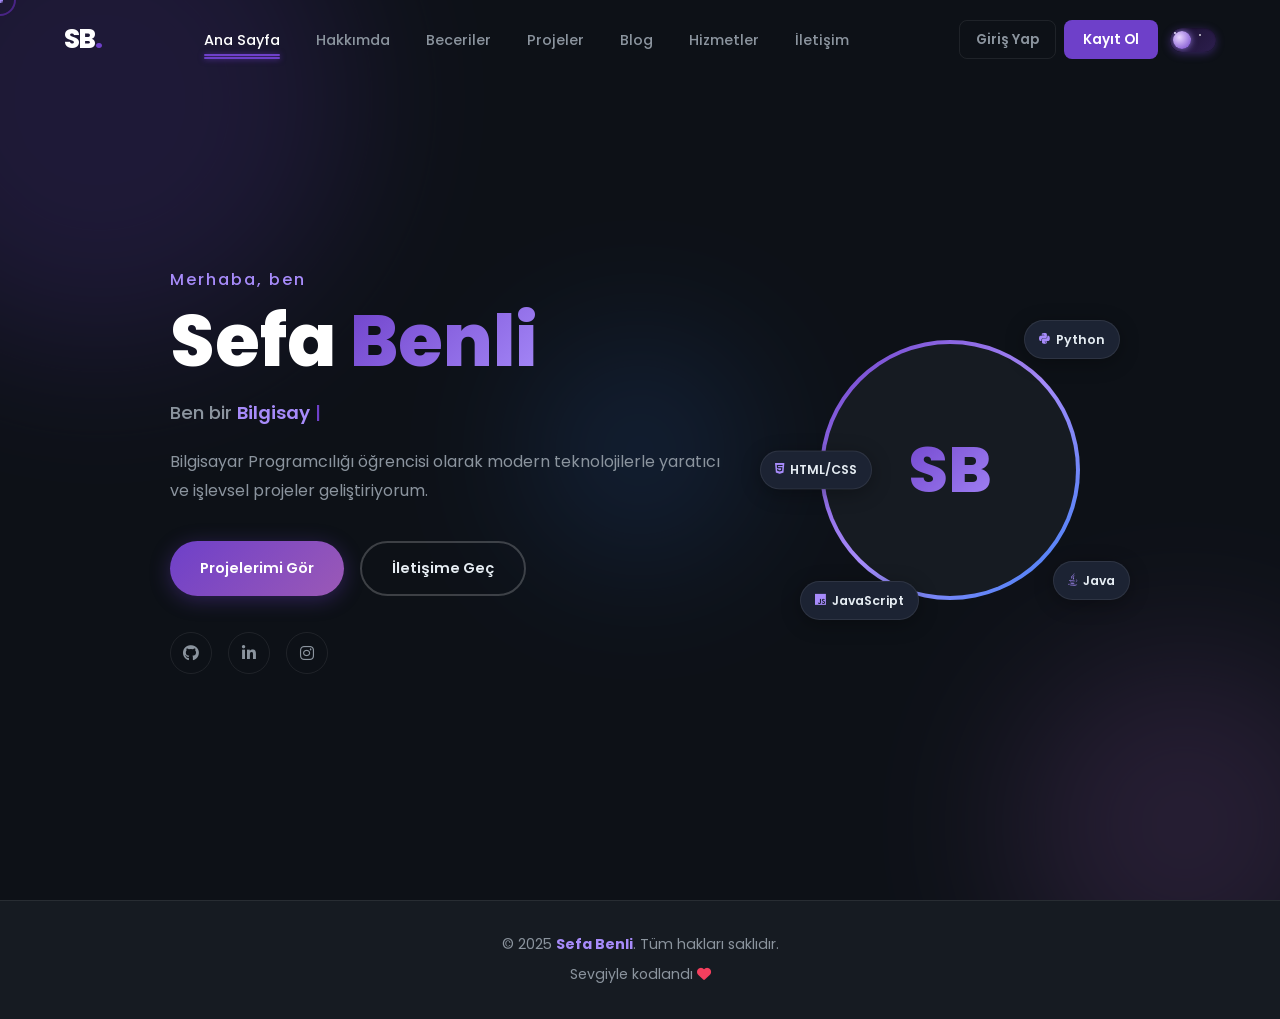
<file: index.html>
<!DOCTYPE html>
<html lang="tr">
<head>
  <meta charset="UTF-8" />
  <meta name="viewport" content="width=device-width, initial-scale=1.0" />
  <title>Sefa Benli | Portfolio</title>
  <link rel="stylesheet" href="assets/css/style.css" />
  <link rel="stylesheet" href="assets/css/responsive.css" />
  <link rel="stylesheet" href="assets/css/interactions.css" />
  <link rel="stylesheet" href="https://cdnjs.cloudflare.com/ajax/libs/font-awesome/6.5.0/css/all.min.css" />
  <link href="https://fonts.googleapis.com/css2?family=Poppins:wght@300;400;500;600;700;800&display=swap" rel="stylesheet" />
</head>
<body>
  <!-- ========== NAVİGASYON ========== -->
  <nav class="navbar" id="navbar">
    <div class="nav-container">
      <a href="index.html" class="nav-logo">SB<span class="dot">.</span></a>
      <ul class="nav-links" id="navLinks">
        <li><a href="index.html" class="active">Ana Sayfa</a></li>
        <li><a href="pages/about.html">Hakkımda</a></li>
        <li><a href="pages/skills.html">Beceriler</a></li>
        <li><a href="pages/projects.html">Projeler</a></li>
        <li><a href="pages/blog.html">Blog</a></li>
        <li><a href="pages/services.html">Hizmetler</a></li>
        <li><a href="pages/contact.html">İletişim</a></li>
        <li class="mobile-auth">
          <a href="pages/login.html" class="nav-btn-login">Giriş Yap</a>
          <a href="pages/register.html" class="nav-btn-register">Kayıt Ol</a>
        </li>
      </ul>
      <div class="nav-auth">
        <a href="pages/login.html" class="nav-btn-login">Giriş Yap</a>
        <a href="pages/register.html" class="nav-btn-register">Kayıt Ol</a>
      </div>
      <button class="hamburger" id="hamburger" aria-label="Menü">
        <span></span><span></span><span></span>
      </button>
    </div>
  </nav>

  <!-- ========== HERO ========== -->
  <section class="hero" id="hero">
    <div class="hero-bg-shapes">
      <div class="shape shape-1"></div>
      <div class="shape shape-2"></div>
      <div class="shape shape-3"></div>
    </div>
    <div class="hero-content">
      <p class="hero-greeting">Merhaba, ben</p>
      <h1 class="hero-name">Sefa <span class="highlight">Benli</span></h1>
      <div class="hero-typed-wrapper">
        <span class="typed-prefix">Ben bir </span>
        <span class="typed-text" id="typedText"></span>
        <span class="typed-cursor">|</span>
      </div>
      <p class="hero-desc">
        Bilgisayar Programcılığı öğrencisi olarak modern teknolojilerle
        yaratıcı ve işlevsel projeler geliştiriyorum.
      </p>
      <div class="hero-buttons">
        <a href="pages/projects.html" class="btn btn-primary">Projelerimi Gör</a>
        <a href="pages/contact.html" class="btn btn-outline">İletişime Geç</a>
      </div>
      <div class="hero-socials">
        <a href="#" aria-label="GitHub"><i class="fab fa-github"></i></a>
        <a href="#" aria-label="LinkedIn"><i class="fab fa-linkedin-in"></i></a>
        <a href="#" aria-label="Instagram"><i class="fab fa-instagram"></i></a>
      </div>
    </div>
    <div class="hero-visual">
      <div class="avatar-ring">
        <div class="avatar-inner">
          <span class="avatar-initials">SB</span>
        </div>
      </div>
      <div class="floating-badge badge-1"><i class="fab fa-python"></i> Python</div>
      <div class="floating-badge badge-2"><i class="fab fa-java"></i> Java</div>
      <div class="floating-badge badge-3"><i class="fab fa-html5"></i> HTML/CSS</div>
      <div class="floating-badge badge-4"><i class="fab fa-js"></i> JavaScript</div>
    </div>
  </section>

  <!-- ========== FOOTER ========== -->
  <footer class="footer">
    <div class="container">
      <p>© 2025 <strong>Sefa Benli</strong>. Tüm hakları saklıdır.</p>
      <p class="footer-sub">Sevgiyle kodlandı <i class="fas fa-heart"></i></p>
    </div>
  </footer>

  <button class="scroll-top" id="scrollTop" aria-label="Yukarı çık">
    <i class="fas fa-chevron-up"></i>
  </button>

  <script src="assets/js/main.js"></script>
  <script src="assets/js/interactions.js"></script>
</body>
</html>
</file>
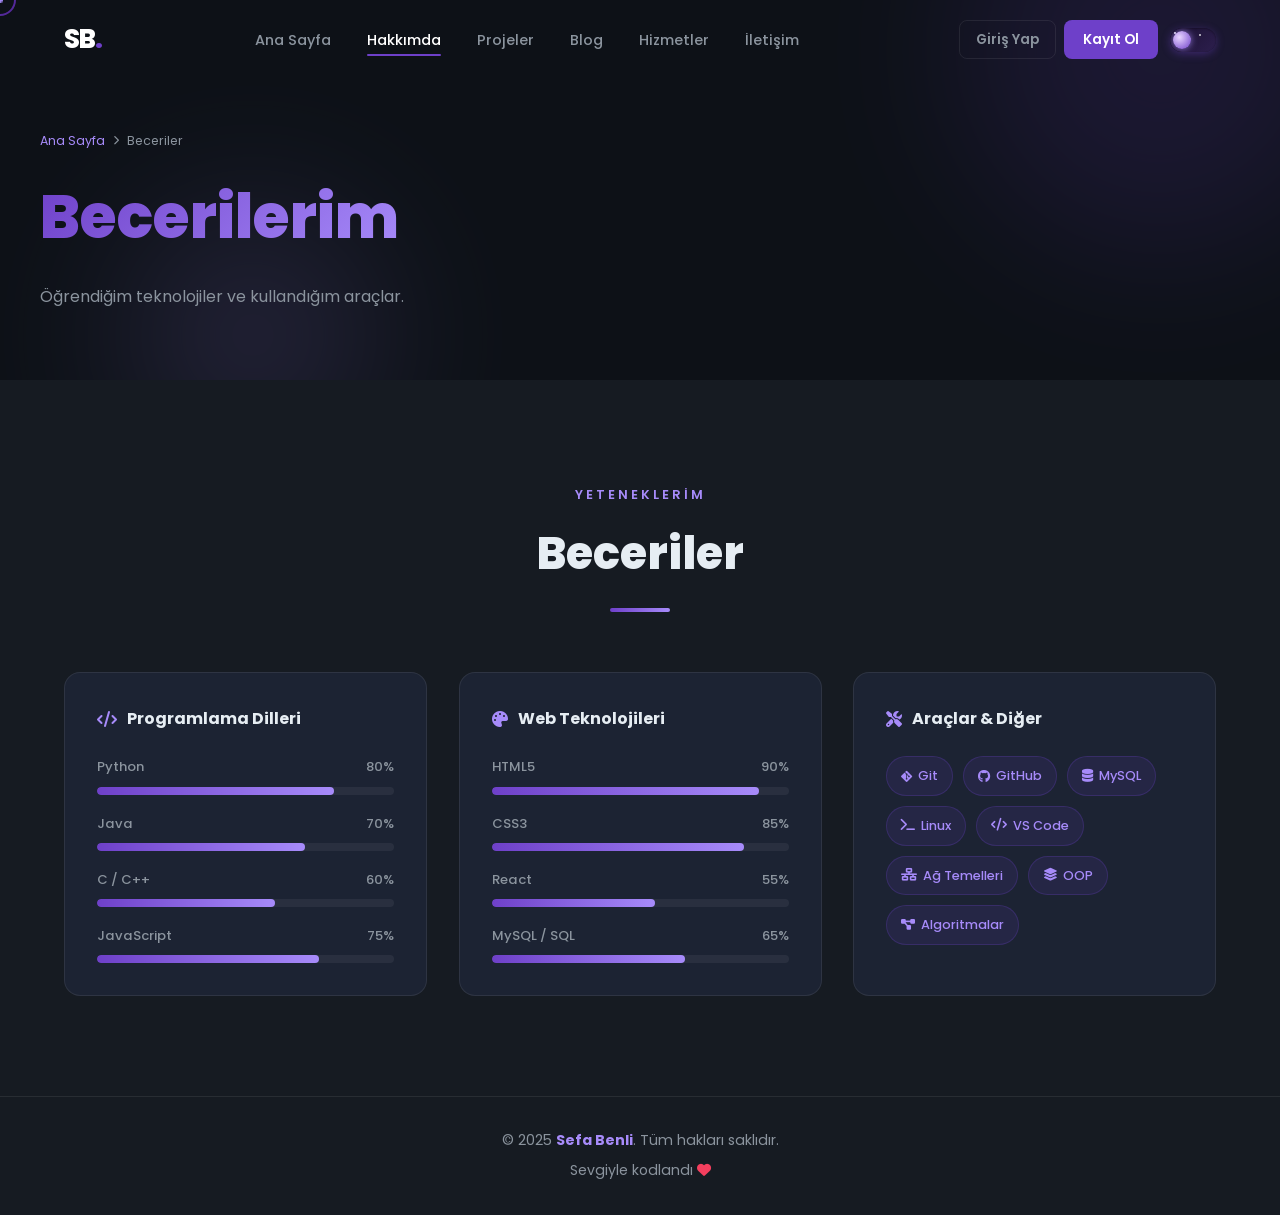
<file: pages/about.html>
<!DOCTYPE html>
<html lang="tr">
<head>
  <meta charset="UTF-8" />
  <meta name="viewport" content="width=device-width, initial-scale=1.0" />
  <title>Beceriler | Sefa Benli</title>
  <link rel="stylesheet" href="../assets/css/style.css" />
  <link rel="stylesheet" href="../assets/css/responsive.css" />
  <link rel="stylesheet" href="../assets/css/interactions.css" />
  <link rel="stylesheet" href="https://cdnjs.cloudflare.com/ajax/libs/font-awesome/6.5.0/css/all.min.css" />
  <link href="https://fonts.googleapis.com/css2?family=Poppins:wght@300;400;500;600;700;800&display=swap" rel="stylesheet" />
  <style>
    .page-hero { min-height:42vh; background:var(--dark-bg); display:flex; align-items:center; padding:130px 24px 70px; position:relative; overflow:hidden; }
    .page-hero-bg { position:absolute; inset:0; pointer-events:none; }
    .ph-shape { position:absolute; border-radius:50%; filter:blur(80px); opacity:0.15; }
    .ph-shape-1 { width:400px; height:400px; background:var(--accent); top:-150px; right:-80px; }
    .ph-shape-2 { width:250px; height:250px; background:#a78bfa; bottom:-80px; left:10%; }
    .page-hero-content { max-width:1200px; margin:0 auto; width:100%; z-index:1; }
    .page-breadcrumb { font-size:0.78rem; color:var(--text-muted); margin-bottom:14px; display:flex; align-items:center; gap:8px; }
    .page-breadcrumb a { color:var(--accent-2); transition:color 0.3s; }
    .page-breadcrumb a:hover { color:#fff; }
    .page-breadcrumb i { font-size:0.6rem; }
    .page-hero h1 { font-size:clamp(2.2rem,5vw,3.8rem); font-weight:800; color:#fff; margin-bottom:14px; animation: heroReveal 0.7s ease both 0.1s; }
    .page-hero h1 .highlight { background:linear-gradient(135deg,var(--accent),var(--accent-2)); -webkit-background-clip:text; -webkit-text-fill-color:transparent; background-clip:text; }
    .page-hero p { font-size:1rem; color:var(--text-muted); max-width:520px; animation: heroReveal 0.7s ease both 0.25s; }
    @keyframes heroReveal { from{opacity:0;transform:translateY(30px);} to{opacity:1;transform:translateY(0);} }
  </style>
</head>
<body>

  <!-- NAVİGASYON -->
  <nav class="navbar" id="navbar">
    <div class="nav-container">
      <a href="../index.html" class="nav-logo">SB<span class="dot">.</span></a>
      <ul class="nav-links" id="navLinks">
        <li><a href="../index.html">Ana Sayfa</a></li>
        <li><a href="about.html" class="active">Hakkımda</a></li>
        <li><a href="projects.html">Projeler</a></li>
        <li><a href="blog.html">Blog</a></li>
        <li><a href="services.html">Hizmetler</a></li>
        <li><a href="contact.html">İletişim</a></li>
        <li class="mobile-auth">
          <a href="login.html" class="nav-btn-login">Giriş Yap</a>
          <a href="register.html" class="nav-btn-register">Kayıt Ol</a>
        </li>
      </ul>
      <div class="nav-auth">
        <a href="login.html" class="nav-btn-login">Giriş Yap</a>
        <a href="register.html" class="nav-btn-register">Kayıt Ol</a>
      </div>
      <button class="hamburger" id="hamburger"><span></span><span></span><span></span></button>
    </div>
  </nav>

  <!-- PAGE HERO -->
  <section class="page-hero">
    <div class="page-hero-bg">
      <div class="ph-shape ph-shape-1"></div>
      <div class="ph-shape ph-shape-2"></div>
    </div>
    <div class="page-hero-content">
      <div class="page-breadcrumb">
        <a href="../index.html">Ana Sayfa</a>
        <i class="fas fa-chevron-right"></i>
        <span>Beceriler</span>
      </div>
      <h1><span class="highlight">Becerilerim</span></h1>
      <p>Öğrendiğim teknolojiler ve kullandığım araçlar.</p>
    </div>
  </section>

  <!-- BECERİLER -->
  <section class="skills" style="background:var(--dark-surface);">
    <div class="container">
      <div class="section-header light">
        <span class="section-tag">Yeteneklerim</span>
        <h2 class="section-title">Beceriler</h2>
        <div class="section-line"></div>
      </div>
      <div class="skills-wrapper">
        <div class="skills-category">
          <h3 class="category-title"><i class="fas fa-code"></i> Programlama Dilleri</h3>
          <div class="skill-bars">
            <div class="skill-bar-item">
              <div class="skill-info"><span>Python</span><span>80%</span></div>
              <div class="skill-bar"><div class="skill-fill" data-width="80"></div></div>
            </div>
            <div class="skill-bar-item">
              <div class="skill-info"><span>Java</span><span>70%</span></div>
              <div class="skill-bar"><div class="skill-fill" data-width="70"></div></div>
            </div>
            <div class="skill-bar-item">
              <div class="skill-info"><span>C / C++</span><span>60%</span></div>
              <div class="skill-bar"><div class="skill-fill" data-width="60"></div></div>
            </div>
            <div class="skill-bar-item">
              <div class="skill-info"><span>JavaScript</span><span>75%</span></div>
              <div class="skill-bar"><div class="skill-fill" data-width="75"></div></div>
            </div>
          </div>
        </div>
        <div class="skills-category">
          <h3 class="category-title"><i class="fas fa-palette"></i> Web Teknolojileri</h3>
          <div class="skill-bars">
            <div class="skill-bar-item">
              <div class="skill-info"><span>HTML5</span><span>90%</span></div>
              <div class="skill-bar"><div class="skill-fill" data-width="90"></div></div>
            </div>
            <div class="skill-bar-item">
              <div class="skill-info"><span>CSS3</span><span>85%</span></div>
              <div class="skill-bar"><div class="skill-fill" data-width="85"></div></div>
            </div>
            <div class="skill-bar-item">
              <div class="skill-info"><span>React</span><span>55%</span></div>
              <div class="skill-bar"><div class="skill-fill" data-width="55"></div></div>
            </div>
            <div class="skill-bar-item">
              <div class="skill-info"><span>MySQL / SQL</span><span>65%</span></div>
              <div class="skill-bar"><div class="skill-fill" data-width="65"></div></div>
            </div>
          </div>
        </div>
        <div class="skills-category">
          <h3 class="category-title"><i class="fas fa-tools"></i> Araçlar & Diğer</h3>
          <div class="skills-tags">
            <span class="skill-tag"><i class="fab fa-git-alt"></i> Git</span>
            <span class="skill-tag"><i class="fab fa-github"></i> GitHub</span>
            <span class="skill-tag"><i class="fas fa-database"></i> MySQL</span>
            <span class="skill-tag"><i class="fas fa-terminal"></i> Linux</span>
            <span class="skill-tag"><i class="fas fa-code"></i> VS Code</span>
            <span class="skill-tag"><i class="fas fa-network-wired"></i> Ağ Temelleri</span>
            <span class="skill-tag"><i class="fas fa-layer-group"></i> OOP</span>
            <span class="skill-tag"><i class="fas fa-project-diagram"></i> Algoritmalar</span>
          </div>
        </div>
      </div>
    </div>
  </section>

  <!-- FOOTER -->
  <footer class="footer">
    <div class="container">
      <p>© 2025 <strong>Sefa Benli</strong>. Tüm hakları saklıdır.</p>
      <p class="footer-sub">Sevgiyle kodlandı <i class="fas fa-heart"></i></p>
    </div>
  </footer>

  <button class="scroll-top" id="scrollTop" aria-label="Yukarı çık">
    <i class="fas fa-chevron-up"></i>
  </button>

  <script src="../assets/js/main.js"></script>
  <script src="../assets/js/interactions.js"></script>
</body>
</html>
</file>
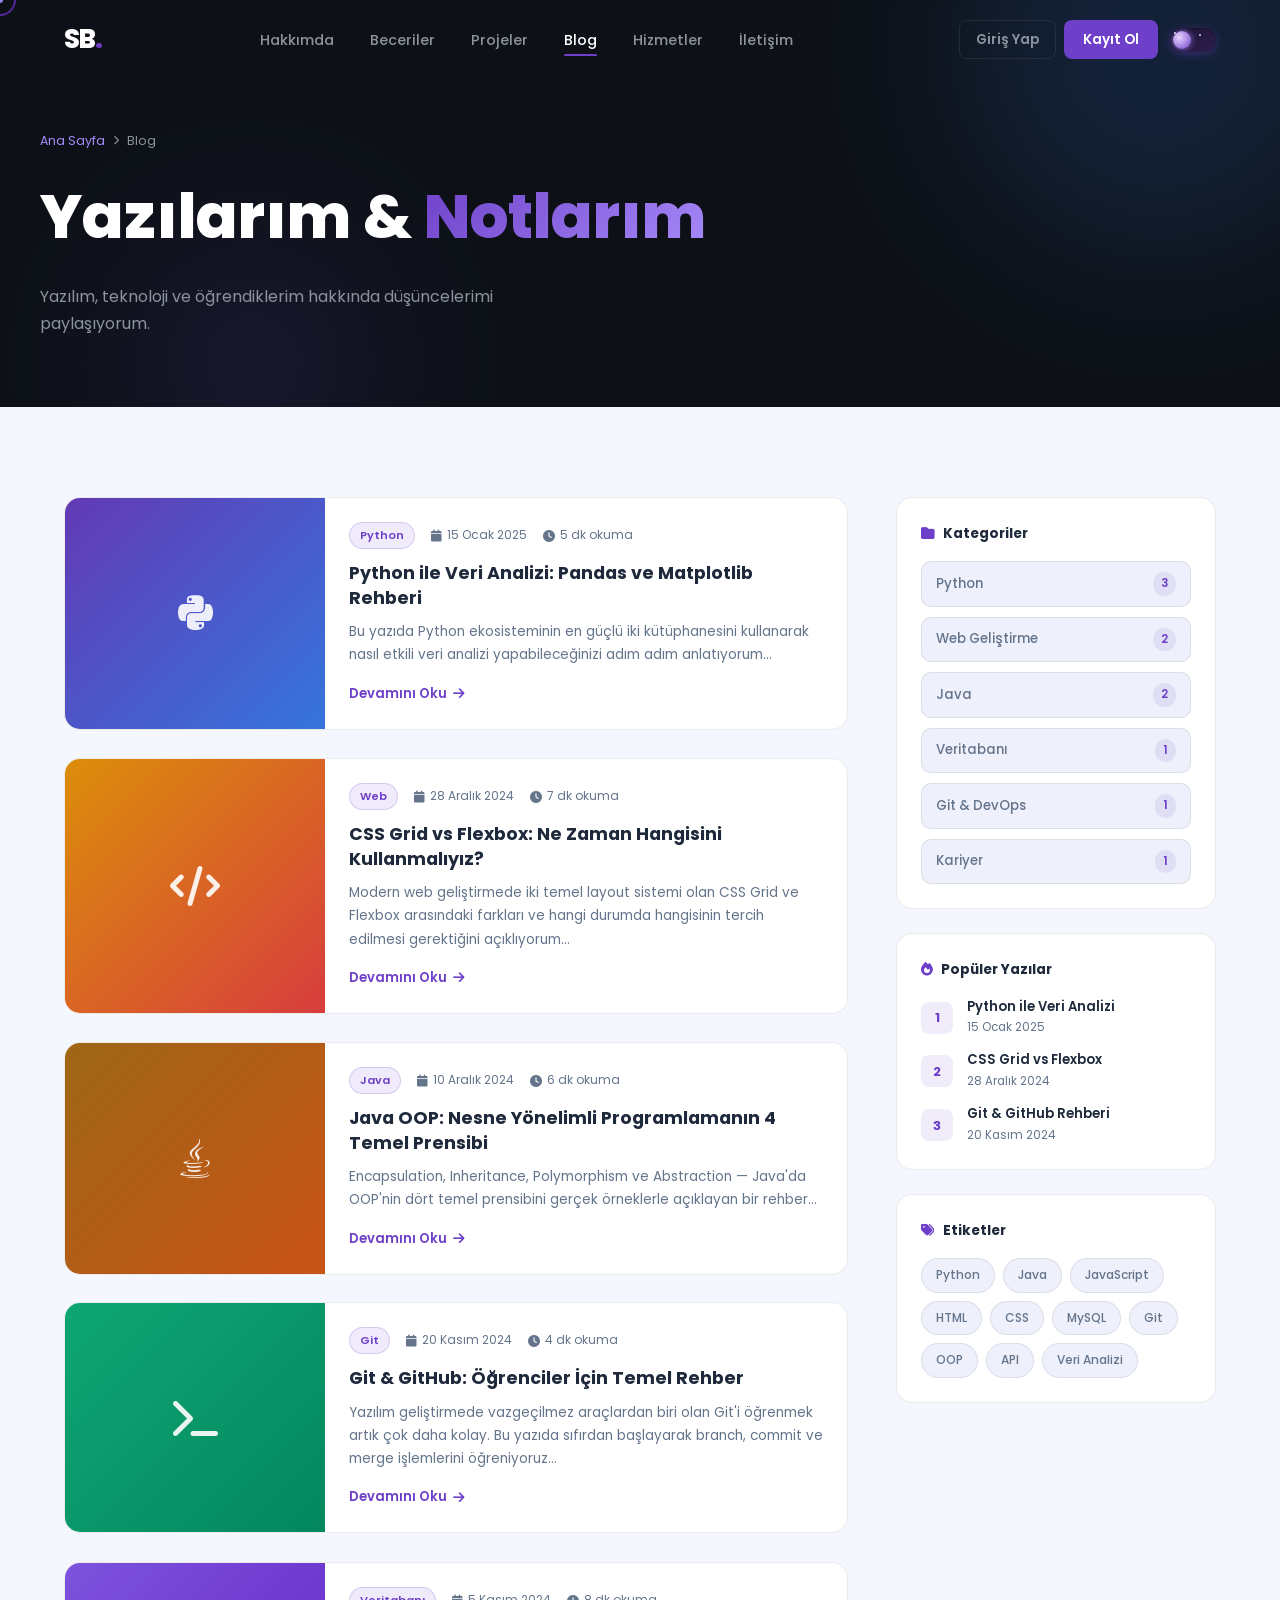
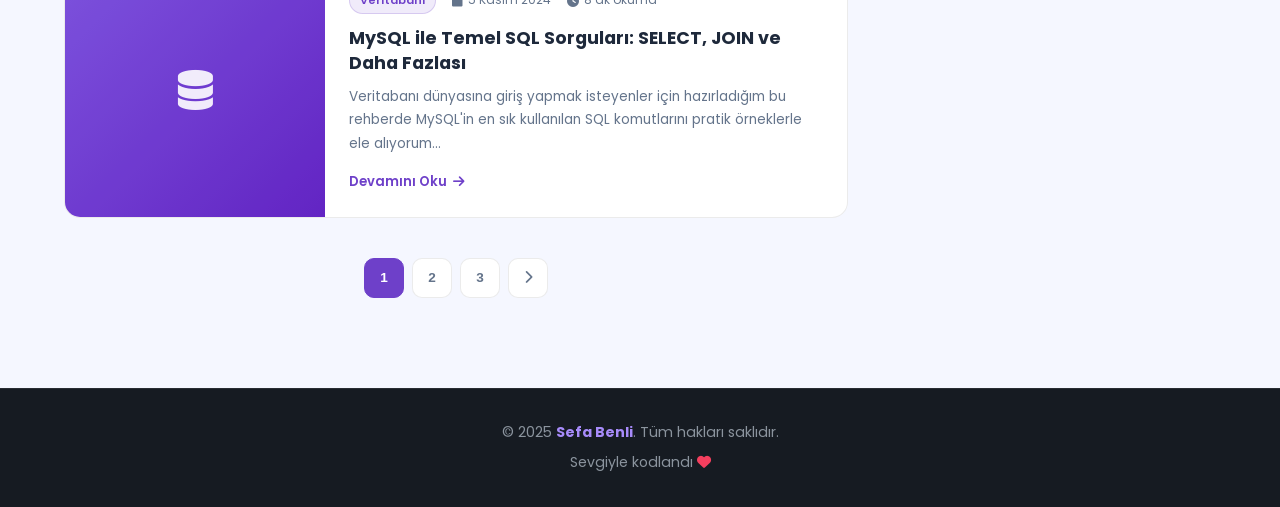
<file: pages/blog.html>
<!DOCTYPE html>
<html lang="tr">
<head>
  <meta charset="UTF-8" />
  <meta name="viewport" content="width=device-width, initial-scale=1.0" />
  <title>Blog | Sefa Benli</title>
  <link rel="stylesheet" href="../assets/css/style.css" />
  <link rel="stylesheet" href="../assets/css/responsive.css" />
  <link rel="stylesheet" href="../assets/css/interactions.css" />
  <link rel="stylesheet" href="https://cdnjs.cloudflare.com/ajax/libs/font-awesome/6.5.0/css/all.min.css" />
  <link href="https://fonts.googleapis.com/css2?family=Poppins:wght@300;400;500;600;700;800&display=swap" rel="stylesheet" />
  <style>
    .page-hero { min-height:42vh;background:var(--dark-bg);display:flex;align-items:center;padding:130px 24px 70px;position:relative;overflow:hidden; }
    .page-hero-bg { position:absolute;inset:0;pointer-events:none; }
    .ph-shape { position:absolute;border-radius:50%;filter:blur(80px);opacity:0.15; }
    .ph-shape-1 { width:400px;height:400px;background:#3b82f6;top:-150px;right:-80px; }
    .ph-shape-2 { width:250px;height:250px;background:var(--accent);bottom:-80px;left:10%; }
    .page-hero-content { max-width:1200px;margin:0 auto;width:100%;z-index:1; }
    .page-breadcrumb { font-size:0.78rem;color:var(--text-muted);margin-bottom:14px;display:flex;align-items:center;gap:8px; }
    .page-breadcrumb a { color:var(--accent-2);transition:color 0.3s; }
    .page-breadcrumb a:hover { color:#fff; }
    .page-breadcrumb i { font-size:0.6rem; }
    .page-hero h1 { font-size:clamp(2.2rem,5vw,3.8rem);font-weight:800;color:#fff;margin-bottom:14px;animation:heroReveal 0.7s ease both 0.1s; }
    .page-hero h1 .highlight { background:linear-gradient(135deg,var(--accent),var(--accent-2));-webkit-background-clip:text;-webkit-text-fill-color:transparent;background-clip:text; }
    .page-hero p { font-size:1rem;color:var(--text-muted);max-width:520px;animation:heroReveal 0.7s ease both 0.25s; }
    @keyframes heroReveal { from{opacity:0;transform:translateY(30px)} to{opacity:1;transform:translateY(0)} }

    /* Blog layout */
    .blog-section { background:var(--light-bg); padding:90px 0; }
    .blog-layout {
      display:grid; grid-template-columns:1fr 320px;
      gap:48px; align-items:start;
    }
    @media(max-width:900px){ .blog-layout{grid-template-columns:1fr;} }

    /* Blog cards */
    .blog-grid { display:flex; flex-direction:column; gap:28px; }

    .blog-card {
      background:var(--light-surface); border:1px solid var(--border-light);
      border-radius:var(--radius); overflow:hidden;
      display:grid; grid-template-columns:260px 1fr;
      transition:var(--transition);
    }
    @media(max-width:600px){ .blog-card{grid-template-columns:1fr;} }
    .blog-card:hover { transform:translateY(-4px); box-shadow:0 16px 40px rgba(110,64,201,0.12); border-color:rgba(110,64,201,0.25); }

    .blog-img {
      background:linear-gradient(135deg,var(--accent),var(--accent-2));
      display:flex; align-items:center; justify-content:center;
      font-size:2.5rem; color:rgba(255,255,255,0.9);
      min-height:180px; position:relative; overflow:hidden;
    }
    .blog-img::before { content:'';position:absolute;inset:0;background:rgba(0,0,0,0.1); }
    @media(max-width:600px){ .blog-img{min-height:140px;} }

    .blog-body { padding:24px; display:flex; flex-direction:column; }
    .blog-meta {
      display:flex; align-items:center; gap:16px; flex-wrap:wrap;
      margin-bottom:12px;
    }
    .blog-tag {
      font-size:0.7rem; font-weight:600; padding:3px 10px; border-radius:50px;
      background:rgba(110,64,201,0.1); color:var(--accent); border:1px solid rgba(110,64,201,0.2);
    }
    .blog-date { font-size:0.75rem; color:var(--text-light-m); display:flex; align-items:center; gap:5px; }
    .blog-read { font-size:0.75rem; color:var(--text-light-m); display:flex; align-items:center; gap:5px; }
    .blog-card h3 { font-size:1.1rem; font-weight:700; color:var(--text-light); margin-bottom:10px; line-height:1.4; }
    .blog-card p  { font-size:0.85rem; color:var(--text-light-m); line-height:1.7; flex:1; margin-bottom:16px; }
    .blog-read-btn {
      display:inline-flex; align-items:center; gap:6px;
      font-size:0.82rem; font-weight:600; color:var(--accent);
      transition:gap 0.3s;
    }
    .blog-card:hover .blog-read-btn { gap:10px; }

    /* Sidebar */
    .blog-sidebar { display:flex; flex-direction:column; gap:24px; }
    .sidebar-card {
      background:var(--light-surface); border:1px solid var(--border-light);
      border-radius:var(--radius); padding:24px;
    }
    .sidebar-title {
      font-size:0.85rem; font-weight:700; color:var(--text-light);
      margin-bottom:16px; display:flex; align-items:center; gap:8px;
    }
    .sidebar-title i { color:var(--accent); }

    /* Kategoriler */
    .cat-list { display:flex; flex-direction:column; gap:10px; }
    .cat-item {
      display:flex; justify-content:space-between; align-items:center;
      padding:10px 14px; border-radius:10px;
      background:var(--light-card); border:1px solid var(--border-light);
      font-size:0.83rem; font-weight:500; color:var(--text-light-m);
      cursor:pointer; transition:var(--transition);
    }
    .cat-item:hover { border-color:var(--accent); color:var(--accent); }
    .cat-count {
      background:rgba(110,64,201,0.1); color:var(--accent);
      padding:2px 8px; border-radius:50px; font-size:0.72rem; font-weight:600;
    }

    /* Popüler yazılar */
    .pop-list { display:flex; flex-direction:column; gap:14px; }
    .pop-item { display:flex; gap:14px; align-items:center; }
    .pop-num {
      width:32px; height:32px; border-radius:8px;
      background:rgba(110,64,201,0.1); color:var(--accent);
      display:flex; align-items:center; justify-content:center;
      font-size:0.8rem; font-weight:700; flex-shrink:0;
    }
    .pop-title { font-size:0.82rem; font-weight:600; color:var(--text-light); line-height:1.4; }
    .pop-date  { font-size:0.72rem; color:var(--text-light-m); margin-top:2px; }

    /* Etiketler */
    .tag-cloud { display:flex; flex-wrap:wrap; gap:8px; }
    .tag-item {
      padding:6px 14px; border-radius:50px;
      background:var(--light-card); border:1px solid var(--border-light);
      font-size:0.75rem; font-weight:500; color:var(--text-light-m);
      cursor:pointer; transition:var(--transition);
    }
    .tag-item:hover { border-color:var(--accent); color:var(--accent); background:rgba(110,64,201,0.06); }

    /* Pagination */
    .pagination {
      display:flex; justify-content:center; gap:8px;
      margin-top:40px;
    }
    .page-btn {
      width:40px; height:40px; border-radius:10px;
      border:1.5px solid var(--border-light);
      background:var(--light-surface);
      display:flex; align-items:center; justify-content:center;
      font-size:0.85rem; font-weight:600; color:var(--text-light-m);
      cursor:pointer; transition:var(--transition);
    }
    .page-btn:hover, .page-btn.active {
      border-color:var(--accent); color:var(--accent); background:rgba(110,64,201,0.07);
    }
    .page-btn.active { background:var(--accent); color:#fff; }
  </style>
</head>
<body>

  <nav class="navbar" id="navbar">
    <div class="nav-container">
      <a href="../index.html" class="nav-logo">SB<span class="dot">.</span></a>
      <ul class="nav-links" id="navLinks">
        <li><a href="about.html">Hakkımda</a></li>
        <li><a href="skills.html">Beceriler</a></li>
        <li><a href="projects.html">Projeler</a></li>
        <li><a href="blog.html" class="active">Blog</a></li>
        <li><a href="services.html">Hizmetler</a></li>
        <li><a href="contact.html">İletişim</a></li>
        <li class="mobile-auth">
          <a href="login.html" class="nav-btn-login">Giriş Yap</a>
          <a href="register.html" class="nav-btn-register">Kayıt Ol</a>
        </li>
      </ul>
      <div class="nav-auth">
        <a href="login.html" class="nav-btn-login">Giriş Yap</a>
        <a href="register.html" class="nav-btn-register">Kayıt Ol</a>
      </div>
      <button class="hamburger" id="hamburger"><span></span><span></span><span></span></button>
    </div>
  </nav>

  <section class="page-hero">
    <div class="page-hero-bg">
      <div class="ph-shape ph-shape-1"></div>
      <div class="ph-shape ph-shape-2"></div>
    </div>
    <div class="page-hero-content">
      <div class="page-breadcrumb">
        <a href="../index.html">Ana Sayfa</a>
        <i class="fas fa-chevron-right"></i>
        <span>Blog</span>
      </div>
      <h1>Yazılarım & <span class="highlight">Notlarım</span></h1>
      <p>Yazılım, teknoloji ve öğrendiklerim hakkında düşüncelerimi paylaşıyorum.</p>
    </div>
  </section>

  <section class="blog-section">
    <div class="container">
      <div class="blog-layout">

        <!-- YAZILAR -->
        <div>
          <div class="blog-grid">

            <article class="blog-card">
              <div class="blog-img" style="background:linear-gradient(135deg,#6e40c9,#3b82f6)">
                <i class="fab fa-python" style="position:relative;z-index:1"></i>
              </div>
              <div class="blog-body">
                <div class="blog-meta">
                  <span class="blog-tag">Python</span>
                  <span class="blog-date"><i class="fas fa-calendar"></i> 15 Ocak 2025</span>
                  <span class="blog-read"><i class="fas fa-clock"></i> 5 dk okuma</span>
                </div>
                <h3>Python ile Veri Analizi: Pandas ve Matplotlib Rehberi</h3>
                <p>Bu yazıda Python ekosisteminin en güçlü iki kütüphanesini kullanarak nasıl etkili veri analizi yapabileceğinizi adım adım anlatıyorum...</p>
                <a href="#" class="blog-read-btn">Devamını Oku <i class="fas fa-arrow-right"></i></a>
              </div>
            </article>

            <article class="blog-card">
              <div class="blog-img" style="background:linear-gradient(135deg,#f59e0b,#ef4444)">
                <i class="fas fa-code" style="position:relative;z-index:1"></i>
              </div>
              <div class="blog-body">
                <div class="blog-meta">
                  <span class="blog-tag">Web</span>
                  <span class="blog-date"><i class="fas fa-calendar"></i> 28 Aralık 2024</span>
                  <span class="blog-read"><i class="fas fa-clock"></i> 7 dk okuma</span>
                </div>
                <h3>CSS Grid vs Flexbox: Ne Zaman Hangisini Kullanmalıyız?</h3>
                <p>Modern web geliştirmede iki temel layout sistemi olan CSS Grid ve Flexbox arasındaki farkları ve hangi durumda hangisinin tercih edilmesi gerektiğini açıklıyorum...</p>
                <a href="#" class="blog-read-btn">Devamını Oku <i class="fas fa-arrow-right"></i></a>
              </div>
            </article>

            <article class="blog-card">
              <div class="blog-img" style="background:linear-gradient(135deg,#b07219,#e05c1a)">
                <i class="fab fa-java" style="position:relative;z-index:1"></i>
              </div>
              <div class="blog-body">
                <div class="blog-meta">
                  <span class="blog-tag">Java</span>
                  <span class="blog-date"><i class="fas fa-calendar"></i> 10 Aralık 2024</span>
                  <span class="blog-read"><i class="fas fa-clock"></i> 6 dk okuma</span>
                </div>
                <h3>Java OOP: Nesne Yönelimli Programlamanın 4 Temel Prensibi</h3>
                <p>Encapsulation, Inheritance, Polymorphism ve Abstraction — Java'da OOP'nin dört temel prensibini gerçek örneklerle açıklayan bir rehber...</p>
                <a href="#" class="blog-read-btn">Devamını Oku <i class="fas fa-arrow-right"></i></a>
              </div>
            </article>

            <article class="blog-card">
              <div class="blog-img" style="background:linear-gradient(135deg,#10b981,#059669)">
                <i class="fas fa-terminal" style="position:relative;z-index:1"></i>
              </div>
              <div class="blog-body">
                <div class="blog-meta">
                  <span class="blog-tag">Git</span>
                  <span class="blog-date"><i class="fas fa-calendar"></i> 20 Kasım 2024</span>
                  <span class="blog-read"><i class="fas fa-clock"></i> 4 dk okuma</span>
                </div>
                <h3>Git & GitHub: Öğrenciler İçin Temel Rehber</h3>
                <p>Yazılım geliştirmede vazgeçilmez araçlardan biri olan Git'i öğrenmek artık çok daha kolay. Bu yazıda sıfırdan başlayarak branch, commit ve merge işlemlerini öğreniyoruz...</p>
                <a href="#" class="blog-read-btn">Devamını Oku <i class="fas fa-arrow-right"></i></a>
              </div>
            </article>

            <article class="blog-card">
              <div class="blog-img" style="background:linear-gradient(135deg,#8b5cf6,#6d28d9)">
                <i class="fas fa-database" style="position:relative;z-index:1"></i>
              </div>
              <div class="blog-body">
                <div class="blog-meta">
                  <span class="blog-tag">Veritabanı</span>
                  <span class="blog-date"><i class="fas fa-calendar"></i> 5 Kasım 2024</span>
                  <span class="blog-read"><i class="fas fa-clock"></i> 8 dk okuma</span>
                </div>
                <h3>MySQL ile Temel SQL Sorguları: SELECT, JOIN ve Daha Fazlası</h3>
                <p>Veritabanı dünyasına giriş yapmak isteyenler için hazırladığım bu rehberde MySQL'in en sık kullanılan SQL komutlarını pratik örneklerle ele alıyorum...</p>
                <a href="#" class="blog-read-btn">Devamını Oku <i class="fas fa-arrow-right"></i></a>
              </div>
            </article>

          </div>

          <!-- Sayfalama -->
          <div class="pagination">
            <button class="page-btn active">1</button>
            <button class="page-btn">2</button>
            <button class="page-btn">3</button>
            <button class="page-btn"><i class="fas fa-chevron-right"></i></button>
          </div>
        </div>

        <!-- SIDEBAR -->
        <aside class="blog-sidebar">

          <div class="sidebar-card">
            <div class="sidebar-title"><i class="fas fa-folder"></i> Kategoriler</div>
            <div class="cat-list">
              <div class="cat-item">Python <span class="cat-count">3</span></div>
              <div class="cat-item">Web Geliştirme <span class="cat-count">2</span></div>
              <div class="cat-item">Java <span class="cat-count">2</span></div>
              <div class="cat-item">Veritabanı <span class="cat-count">1</span></div>
              <div class="cat-item">Git & DevOps <span class="cat-count">1</span></div>
              <div class="cat-item">Kariyer <span class="cat-count">1</span></div>
            </div>
          </div>

          <div class="sidebar-card">
            <div class="sidebar-title"><i class="fas fa-fire"></i> Popüler Yazılar</div>
            <div class="pop-list">
              <div class="pop-item">
                <div class="pop-num">1</div>
                <div>
                  <div class="pop-title">Python ile Veri Analizi</div>
                  <div class="pop-date">15 Ocak 2025</div>
                </div>
              </div>
              <div class="pop-item">
                <div class="pop-num">2</div>
                <div>
                  <div class="pop-title">CSS Grid vs Flexbox</div>
                  <div class="pop-date">28 Aralık 2024</div>
                </div>
              </div>
              <div class="pop-item">
                <div class="pop-num">3</div>
                <div>
                  <div class="pop-title">Git & GitHub Rehberi</div>
                  <div class="pop-date">20 Kasım 2024</div>
                </div>
              </div>
            </div>
          </div>

          <div class="sidebar-card">
            <div class="sidebar-title"><i class="fas fa-tags"></i> Etiketler</div>
            <div class="tag-cloud">
              <span class="tag-item">Python</span>
              <span class="tag-item">Java</span>
              <span class="tag-item">JavaScript</span>
              <span class="tag-item">HTML</span>
              <span class="tag-item">CSS</span>
              <span class="tag-item">MySQL</span>
              <span class="tag-item">Git</span>
              <span class="tag-item">OOP</span>
              <span class="tag-item">API</span>
              <span class="tag-item">Veri Analizi</span>
            </div>
          </div>

        </aside>
      </div>
    </div>
  </section>

  <footer class="footer">
    <div class="container">
      <p>© 2025 <strong>Sefa Benli</strong>. Tüm hakları saklıdır.</p>
      <p class="footer-sub">Sevgiyle kodlandı <i class="fas fa-heart"></i></p>
    </div>
  </footer>

  <button class="scroll-top" id="scrollTop"><i class="fas fa-chevron-up"></i></button>
  <script src="../assets/js/main.js"></script>
  <script src="../assets/js/interactions.js"></script>
</body>
</html>
</file>
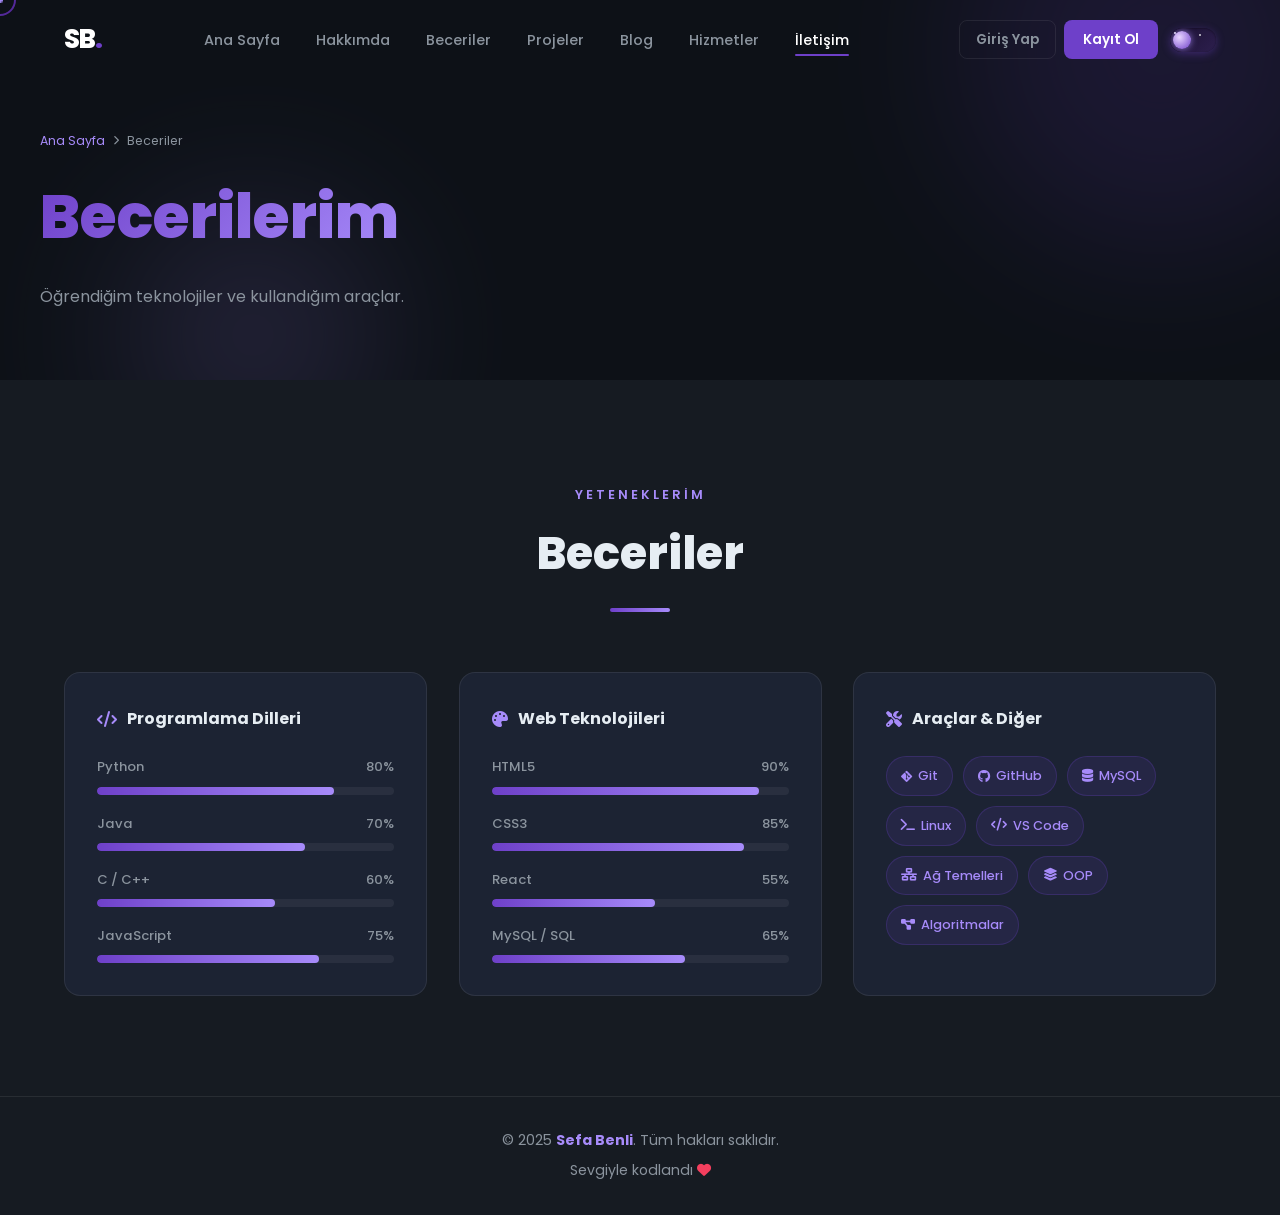
<file: pages/contact.html>
<!DOCTYPE html>
<html lang="tr">
<head>
  <meta charset="UTF-8" />
  <meta name="viewport" content="width=device-width, initial-scale=1.0" />
  <title>Beceriler | Sefa Benli</title>
  <link rel="stylesheet" href="../assets/css/style.css" />
  <link rel="stylesheet" href="../assets/css/responsive.css" />
  <link rel="stylesheet" href="../assets/css/interactions.css" />
  <link rel="stylesheet" href="https://cdnjs.cloudflare.com/ajax/libs/font-awesome/6.5.0/css/all.min.css" />
  <link href="https://fonts.googleapis.com/css2?family=Poppins:wght@300;400;500;600;700;800&display=swap" rel="stylesheet" />
  <style>
    .page-hero { min-height:42vh; background:var(--dark-bg); display:flex; align-items:center; padding:130px 24px 70px; position:relative; overflow:hidden; }
    .page-hero-bg { position:absolute; inset:0; pointer-events:none; }
    .ph-shape { position:absolute; border-radius:50%; filter:blur(80px); opacity:0.15; }
    .ph-shape-1 { width:400px; height:400px; background:var(--accent); top:-150px; right:-80px; }
    .ph-shape-2 { width:250px; height:250px; background:#a78bfa; bottom:-80px; left:10%; }
    .page-hero-content { max-width:1200px; margin:0 auto; width:100%; z-index:1; }
    .page-breadcrumb { font-size:0.78rem; color:var(--text-muted); margin-bottom:14px; display:flex; align-items:center; gap:8px; }
    .page-breadcrumb a { color:var(--accent-2); transition:color 0.3s; }
    .page-breadcrumb a:hover { color:#fff; }
    .page-breadcrumb i { font-size:0.6rem; }
    .page-hero h1 { font-size:clamp(2.2rem,5vw,3.8rem); font-weight:800; color:#fff; margin-bottom:14px; animation: heroReveal 0.7s ease both 0.1s; }
    .page-hero h1 .highlight { background:linear-gradient(135deg,var(--accent),var(--accent-2)); -webkit-background-clip:text; -webkit-text-fill-color:transparent; background-clip:text; }
    .page-hero p { font-size:1rem; color:var(--text-muted); max-width:520px; animation: heroReveal 0.7s ease both 0.25s; }
    @keyframes heroReveal { from{opacity:0;transform:translateY(30px);} to{opacity:1;transform:translateY(0);} }
  </style>
</head>
<body>

  <!-- NAVİGASYON -->
  <nav class="navbar" id="navbar">
    <div class="nav-container">
      <a href="../index.html" class="nav-logo">SB<span class="dot">.</span></a>
      <ul class="nav-links" id="navLinks">
        <li><a href="../index.html">Ana Sayfa</a></li>
        <li><a href="about.html">Hakkımda</a></li>
        <li><a href="skills.html">Beceriler</a></li>
        <li><a href="projects.html">Projeler</a></li>
        <li><a href="blog.html">Blog</a></li>
        <li><a href="services.html">Hizmetler</a></li>
        <li><a href="contact.html" class="active">İletişim</a></li>
        <li class="mobile-auth">
          <a href="login.html" class="nav-btn-login">Giriş Yap</a>
          <a href="register.html" class="nav-btn-register">Kayıt Ol</a>
        </li>
      </ul>
      <div class="nav-auth">
        <a href="login.html" class="nav-btn-login">Giriş Yap</a>
        <a href="register.html" class="nav-btn-register">Kayıt Ol</a>
      </div>
      <button class="hamburger" id="hamburger"><span></span><span></span><span></span></button>
    </div>
  </nav>

  <!-- PAGE HERO -->
  <section class="page-hero">
    <div class="page-hero-bg">
      <div class="ph-shape ph-shape-1"></div>
      <div class="ph-shape ph-shape-2"></div>
    </div>
    <div class="page-hero-content">
      <div class="page-breadcrumb">
        <a href="../index.html">Ana Sayfa</a>
        <i class="fas fa-chevron-right"></i>
        <span>Beceriler</span>
      </div>
      <h1><span class="highlight">Becerilerim</span></h1>
      <p>Öğrendiğim teknolojiler ve kullandığım araçlar.</p>
    </div>
  </section>

  <!-- BECERİLER -->
  <section class="skills" style="background:var(--dark-surface);">
    <div class="container">
      <div class="section-header light">
        <span class="section-tag">Yeteneklerim</span>
        <h2 class="section-title">Beceriler</h2>
        <div class="section-line"></div>
      </div>
      <div class="skills-wrapper">
        <div class="skills-category">
          <h3 class="category-title"><i class="fas fa-code"></i> Programlama Dilleri</h3>
          <div class="skill-bars">
            <div class="skill-bar-item">
              <div class="skill-info"><span>Python</span><span>80%</span></div>
              <div class="skill-bar"><div class="skill-fill" data-width="80"></div></div>
            </div>
            <div class="skill-bar-item">
              <div class="skill-info"><span>Java</span><span>70%</span></div>
              <div class="skill-bar"><div class="skill-fill" data-width="70"></div></div>
            </div>
            <div class="skill-bar-item">
              <div class="skill-info"><span>C / C++</span><span>60%</span></div>
              <div class="skill-bar"><div class="skill-fill" data-width="60"></div></div>
            </div>
            <div class="skill-bar-item">
              <div class="skill-info"><span>JavaScript</span><span>75%</span></div>
              <div class="skill-bar"><div class="skill-fill" data-width="75"></div></div>
            </div>
          </div>
        </div>
        <div class="skills-category">
          <h3 class="category-title"><i class="fas fa-palette"></i> Web Teknolojileri</h3>
          <div class="skill-bars">
            <div class="skill-bar-item">
              <div class="skill-info"><span>HTML5</span><span>90%</span></div>
              <div class="skill-bar"><div class="skill-fill" data-width="90"></div></div>
            </div>
            <div class="skill-bar-item">
              <div class="skill-info"><span>CSS3</span><span>85%</span></div>
              <div class="skill-bar"><div class="skill-fill" data-width="85"></div></div>
            </div>
            <div class="skill-bar-item">
              <div class="skill-info"><span>React</span><span>55%</span></div>
              <div class="skill-bar"><div class="skill-fill" data-width="55"></div></div>
            </div>
            <div class="skill-bar-item">
              <div class="skill-info"><span>MySQL / SQL</span><span>65%</span></div>
              <div class="skill-bar"><div class="skill-fill" data-width="65"></div></div>
            </div>
          </div>
        </div>
        <div class="skills-category">
          <h3 class="category-title"><i class="fas fa-tools"></i> Araçlar & Diğer</h3>
          <div class="skills-tags">
            <span class="skill-tag"><i class="fab fa-git-alt"></i> Git</span>
            <span class="skill-tag"><i class="fab fa-github"></i> GitHub</span>
            <span class="skill-tag"><i class="fas fa-database"></i> MySQL</span>
            <span class="skill-tag"><i class="fas fa-terminal"></i> Linux</span>
            <span class="skill-tag"><i class="fas fa-code"></i> VS Code</span>
            <span class="skill-tag"><i class="fas fa-network-wired"></i> Ağ Temelleri</span>
            <span class="skill-tag"><i class="fas fa-layer-group"></i> OOP</span>
            <span class="skill-tag"><i class="fas fa-project-diagram"></i> Algoritmalar</span>
          </div>
        </div>
      </div>
    </div>
  </section>

  <!-- FOOTER -->
  <footer class="footer">
    <div class="container">
      <p>© 2025 <strong>Sefa Benli</strong>. Tüm hakları saklıdır.</p>
      <p class="footer-sub">Sevgiyle kodlandı <i class="fas fa-heart"></i></p>
    </div>
  </footer>

  <button class="scroll-top" id="scrollTop" aria-label="Yukarı çık">
    <i class="fas fa-chevron-up"></i>
  </button>

  <script src="../assets/js/main.js"></script>
  <script src="../assets/js/interactions.js"></script>
</body>
</html>
</file>
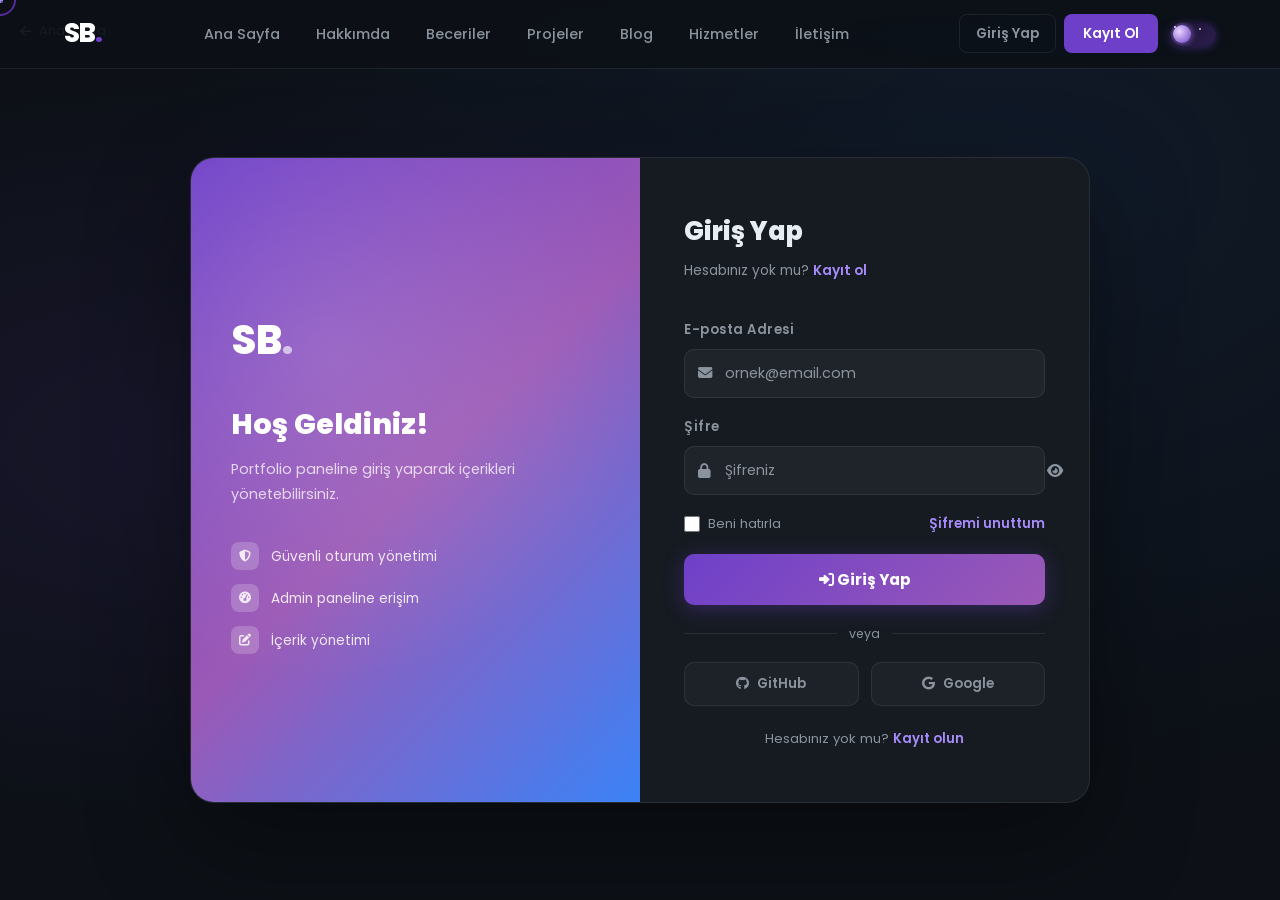
<file: pages/login.html>
<!DOCTYPE html>
<html lang="tr">
<head>
  <meta charset="UTF-8" />
  <meta name="viewport" content="width=device-width, initial-scale=1.0" />
  <title>Giriş Yap | Sefa Benli</title>
  <link rel="stylesheet" href="../assets/css/style.css" />
  <link rel="stylesheet" href="../assets/css/responsive.css" />
  <link rel="stylesheet" href="../assets/css/interactions.css" />
  <link rel="stylesheet" href="https://cdnjs.cloudflare.com/ajax/libs/font-awesome/6.5.0/css/all.min.css" />
  <link href="https://fonts.googleapis.com/css2?family=Poppins:wght@300;400;500;600;700;800&display=swap" rel="stylesheet" />
  <style>
    body { background:var(--dark-bg); min-height:100vh; display:flex; align-items:center; justify-content:center; padding:100px 20px 40px; }
    .auth-bg {
      position:fixed; inset:0; pointer-events:none;
      background:radial-gradient(ellipse at 20% 50%, rgba(110,64,201,0.12) 0%, transparent 60%),
                 radial-gradient(ellipse at 80% 20%, rgba(59,130,246,0.08) 0%, transparent 60%);
    }
    .auth-wrapper {
      display:grid; grid-template-columns:1fr 1fr;
      max-width:900px; width:100%;
      background:var(--dark-surface); border:1px solid var(--border-dark);
      border-radius:24px; overflow:hidden;
      box-shadow:0 40px 100px rgba(0,0,0,0.4);
      animation: cardReveal 0.6s ease both;
    }
    @keyframes cardReveal { from{opacity:0;transform:translateY(30px)} to{opacity:1;transform:translateY(0)} }
    @media(max-width:700px){ .auth-wrapper{grid-template-columns:1fr;} .auth-side{display:none;} }

    /* Sol dekoratif panel */
    .auth-side {
      background:linear-gradient(135deg,var(--accent),#9b59b6,#3b82f6);
      padding:52px 40px; display:flex; flex-direction:column;
      justify-content:center; position:relative; overflow:hidden;
    }
    .auth-side::before {
      content:''; position:absolute; inset:0;
      background:radial-gradient(circle at 30% 30%,rgba(255,255,255,0.15),transparent 60%);
    }
    .auth-side-logo { font-size:2.5rem;font-weight:800;color:#fff;margin-bottom:32px;position:relative; }
    .auth-side-logo span { color:rgba(255,255,255,0.6); }
    .auth-side h2 { font-size:1.8rem;font-weight:800;color:#fff;margin-bottom:14px;position:relative;line-height:1.3; }
    .auth-side p  { color:rgba(255,255,255,0.75);font-size:0.9rem;line-height:1.7;position:relative; }
    .auth-side-features { margin-top:36px;display:flex;flex-direction:column;gap:14px;position:relative; }
    .asf-item { display:flex;align-items:center;gap:12px;color:rgba(255,255,255,0.85);font-size:0.85rem; }
    .asf-icon { width:28px;height:28px;border-radius:8px;background:rgba(255,255,255,0.2);display:flex;align-items:center;justify-content:center;font-size:0.75rem;flex-shrink:0; }

    /* Sağ form panel */
    .auth-form-panel { padding:52px 44px; display:flex; flex-direction:column; justify-content:center; }
    @media(max-width:480px){ .auth-form-panel{padding:36px 24px;} }

    .auth-logo-mobile { display:none; font-size:1.6rem;font-weight:800;color:#fff;margin-bottom:24px; }
    .auth-logo-mobile span { color:var(--accent); }
    @media(max-width:700px){ .auth-logo-mobile{display:block;} }

    .auth-title { font-size:1.6rem;font-weight:800;color:var(--text-dark);margin-bottom:6px; }
    .auth-sub   { font-size:0.85rem;color:var(--text-muted);margin-bottom:36px; }
    .auth-sub a { color:var(--accent-2);font-weight:600; }

    .auth-form { display:flex;flex-direction:column;gap:18px; }
    .form-group { display:flex;flex-direction:column;gap:8px; }
    .form-group label { font-size:0.82rem;font-weight:600;color:var(--text-muted); }
    .input-wrap { position:relative; }
    .input-wrap i { position:absolute;left:14px;top:50%;transform:translateY(-50%);color:var(--text-muted);font-size:0.9rem;pointer-events:none; }
    .input-wrap input {
      width:100%; padding:13px 16px 13px 40px;
      background:rgba(255,255,255,0.04); border:1.5px solid var(--border-dark);
      border-radius:10px; color:var(--text-dark); font-size:0.9rem;
      font-family:inherit; transition:var(--transition);
    }
    .input-wrap input:focus { outline:none;border-color:var(--accent);background:rgba(110,64,201,0.06); }
    .input-wrap input::placeholder { color:var(--text-muted); }
    .eye-toggle { position:absolute;right:14px;top:50%;transform:translateY(-50%);background:none;border:none;cursor:pointer;color:var(--text-muted);font-size:0.9rem;transition:color 0.3s;pointer-events:all; }
    .eye-toggle:hover { color:var(--accent-2); }

    .form-options { display:flex;justify-content:space-between;align-items:center; }
    .remember-wrap { display:flex;align-items:center;gap:8px;cursor:pointer; }
    .remember-wrap input[type="checkbox"] { width:16px;height:16px;accent-color:var(--accent);cursor:pointer; }
    .remember-wrap span { font-size:0.82rem;color:var(--text-muted); }
    .forgot-link { font-size:0.82rem;color:var(--accent-2);font-weight:600;transition:color 0.3s; }
    .forgot-link:hover { color:#fff; }

    .auth-submit {
      background:linear-gradient(135deg,var(--accent),#9b59b6);
      color:#fff; border:none; border-radius:10px;
      padding:14px; font-size:0.95rem; font-weight:700;
      font-family:inherit; cursor:pointer;
      transition:transform 0.3s,box-shadow 0.3s;
      box-shadow:0 4px 20px rgba(110,64,201,0.35);
    }
    .auth-submit:hover { transform:translateY(-2px);box-shadow:0 8px 30px rgba(110,64,201,0.45); }

    .auth-divider { display:flex;align-items:center;gap:12px; }
    .auth-divider span { font-size:0.78rem;color:var(--text-muted);white-space:nowrap; }
    .auth-divider::before,.auth-divider::after { content:'';flex:1;height:1px;background:var(--border-dark); }

    .auth-socials { display:grid;grid-template-columns:1fr 1fr;gap:12px; }
    .social-auth-btn {
      display:flex; align-items:center; justify-content:center; gap:8px;
      padding:11px; border-radius:10px; border:1.5px solid var(--border-dark);
      background:rgba(255,255,255,0.03); color:var(--text-muted);
      font-size:0.83rem; font-weight:600; cursor:pointer; transition:var(--transition);
      font-family:inherit;
    }
    .social-auth-btn:hover { border-color:var(--accent);color:var(--text-dark); }

    .auth-footer { text-align:center;font-size:0.82rem;color:var(--text-muted);margin-top:4px; }
    .auth-footer a { color:var(--accent-2);font-weight:600; }

    .back-home { position:fixed;top:20px;left:20px;display:flex;align-items:center;gap:8px;color:var(--text-muted);font-size:0.82rem;transition:color 0.3s; }
    .back-home:hover { color:var(--accent-2); }
  </style>
</head>
<body>
  <nav class="navbar scrolled" id="navbar">
    <div class="nav-container">
      <a href="../index.html" class="nav-logo">SB<span class="dot">.</span></a>
      <ul class="nav-links" id="navLinks">
        <li><a href="../index.html">Ana Sayfa</a></li>
        <li><a href="about.html">Hakkımda</a></li>
        <li><a href="skills.html">Beceriler</a></li>
        <li><a href="projects.html">Projeler</a></li>
        <li><a href="blog.html">Blog</a></li>
        <li><a href="services.html">Hizmetler</a></li>
        <li><a href="contact.html">İletişim</a></li>
      </ul>
      <div class="nav-auth">
        <a href="login.html" class="nav-btn-login">Giriş Yap</a>
        <a href="register.html" class="nav-btn-register">Kayıt Ol</a>
      </div>
      <button class="hamburger" id="hamburger"><span></span><span></span><span></span></button>
    </div>
  </nav>


  <div class="auth-bg"></div>

  <a href="../index.html" class="back-home">
    <i class="fas fa-arrow-left"></i> Ana Sayfa
  </a>

  <div class="auth-wrapper">

    <!-- Sol panel -->
    <div class="auth-side">
      <div class="auth-side-logo">SB<span>.</span></div>
      <h2>Hoş Geldiniz!</h2>
      <p>Portfolio paneline giriş yaparak içerikleri yönetebilirsiniz.</p>
      <div class="auth-side-features">
        <div class="asf-item">
          <div class="asf-icon"><i class="fas fa-shield-alt"></i></div>
          Güvenli oturum yönetimi
        </div>
        <div class="asf-item">
          <div class="asf-icon"><i class="fas fa-tachometer-alt"></i></div>
          Admin paneline erişim
        </div>
        <div class="asf-item">
          <div class="asf-icon"><i class="fas fa-edit"></i></div>
          İçerik yönetimi
        </div>
      </div>
    </div>


    <div class="auth-form-panel">
      <div class="auth-logo-mobile">SB<span>.</span></div>
      <div class="auth-title">Giriş Yap</div>
      <div class="auth-sub">Hesabınız yok mu? <a href="register.html">Kayıt ol</a></div>

      <form class="auth-form" id="loginForm" action="../backend/php/auth.php" method="POST">
        <input type="hidden" name="action" value="login" />
        <input type="hidden" name="csrf_token" id="csrfToken" value="" />

        <div class="form-group">
          <label for="email">E-posta Adresi</label>
          <div class="input-wrap">
            <i class="fas fa-envelope"></i>
            <input type="email" id="email" name="email" placeholder="ornek@email.com" required />
          </div>
        </div>

        <div class="form-group">
          <label for="password">Şifre</label>
          <div class="input-wrap">
            <i class="fas fa-lock"></i>
            <input type="password" id="password" name="password" placeholder="Şifreniz" required />
            <button type="button" class="eye-toggle" id="eyeToggle">
              <i class="fas fa-eye" id="eyeIcon"></i>
            </button>
          </div>
        </div>

        <div class="form-options">
          <label class="remember-wrap">
            <input type="checkbox" name="remember" />
            <span>Beni hatırla</span>
          </label>
          <a href="#" class="forgot-link">Şifremi unuttum</a>
        </div>

        <button type="submit" class="auth-submit">
          <i class="fas fa-sign-in-alt"></i> Giriş Yap
        </button>

        <div class="auth-divider"><span>veya</span></div>

        <div class="auth-socials">
          <button type="button" class="social-auth-btn"><i class="fab fa-github"></i> GitHub</button>
          <button type="button" class="social-auth-btn"><i class="fab fa-google"></i> Google</button>
        </div>

        <div class="auth-footer">
          Hesabınız yok mu? <a href="register.html">Kayıt olun</a>
        </div>
      </form>
    </div>

  </div>

  <script>
    // Navbar scroll
    const navbar = document.getElementById('navbar');
    // Şifre göster/gizle
    const eyeToggle = document.getElementById('eyeToggle');
    const pwInput   = document.getElementById('password');
    const eyeIcon   = document.getElementById('eyeIcon');
    eyeToggle.addEventListener('click', () => {
      const isText = pwInput.type === 'text';
      pwInput.type = isText ? 'password' : 'text';
      eyeIcon.className = isText ? 'fas fa-eye' : 'fas fa-eye-slash';
    });
  </script>

  <script>
    // CSRF token al ve forma ekle
    fetch('../backend/php/get_csrf.php')
      .then(r => r.json())
      .then(d => { var el = document.getElementById('csrfToken'); if(el) el.value = d.token; })
      .catch(() => {});
  </script>
  <script src="../assets/js/main.js"></script>
  <script src="../assets/js/interactions.js"></script>
</body>
</html>
</file>
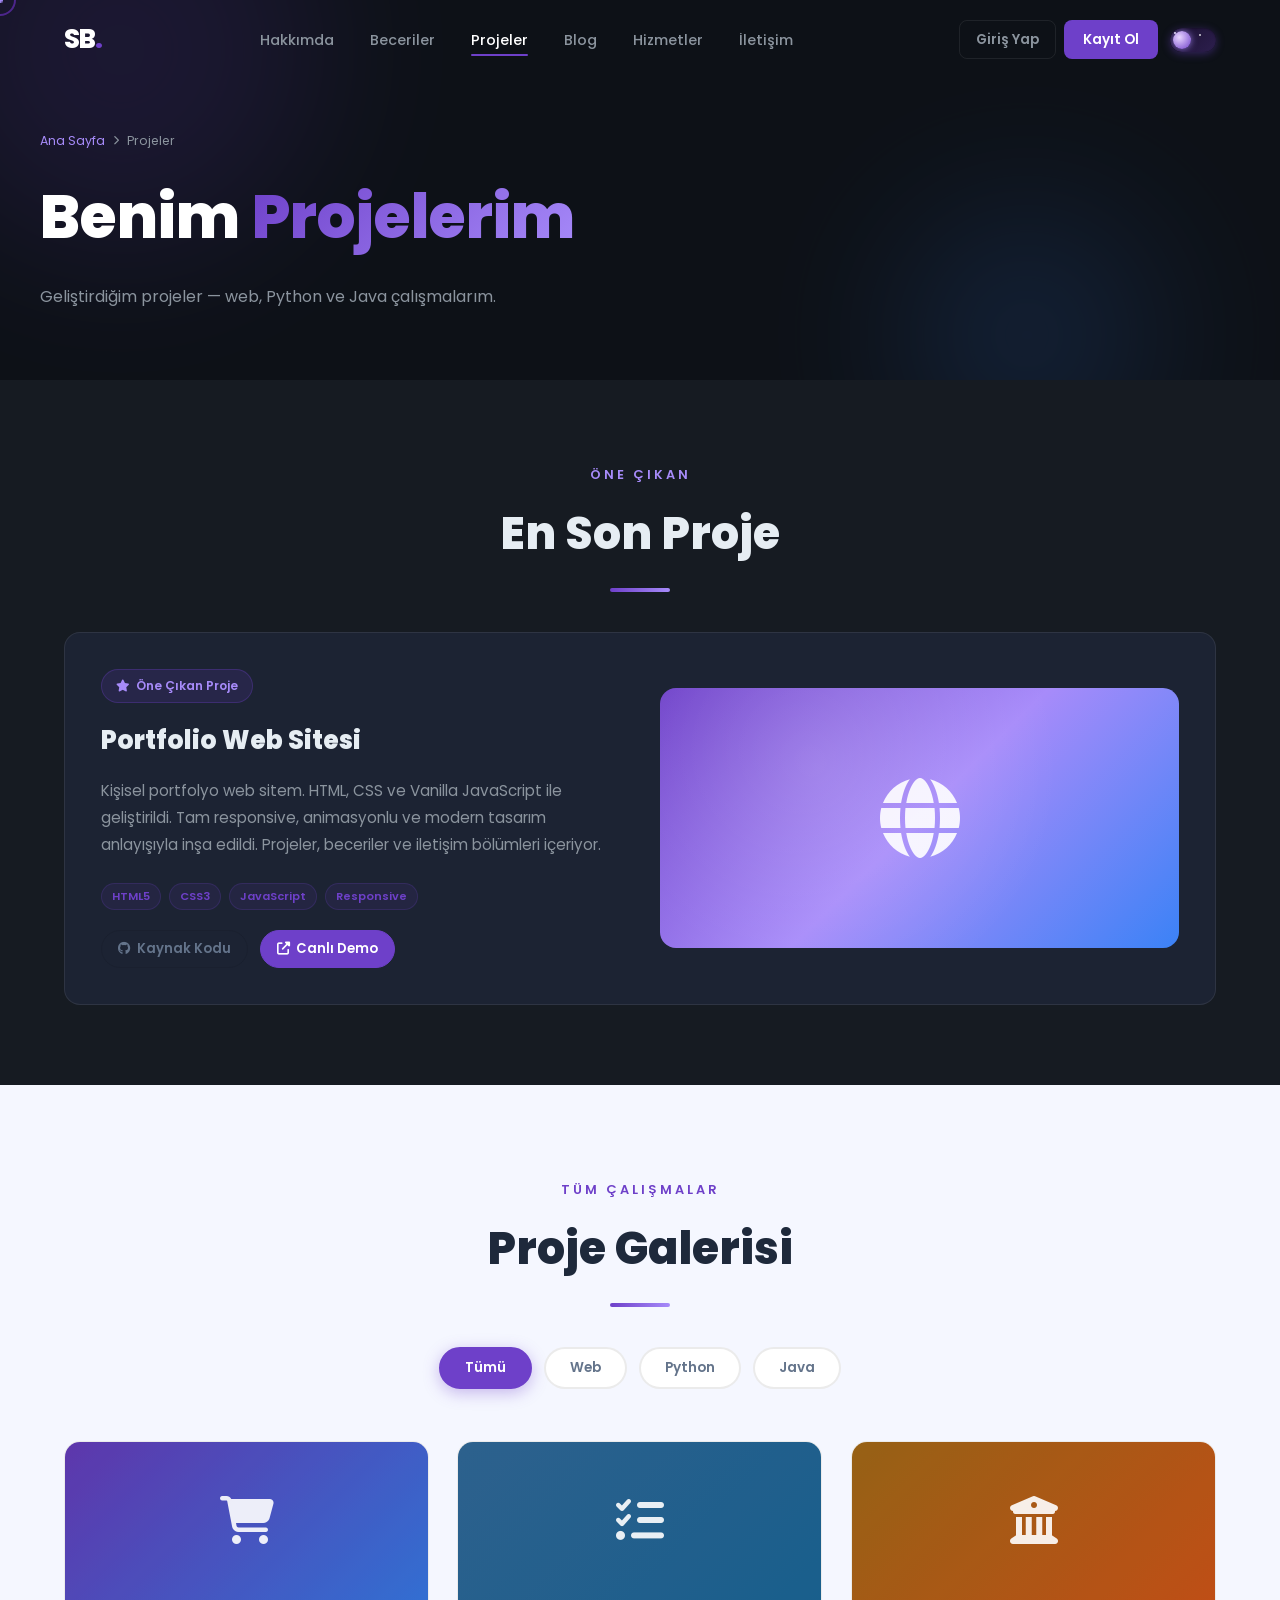
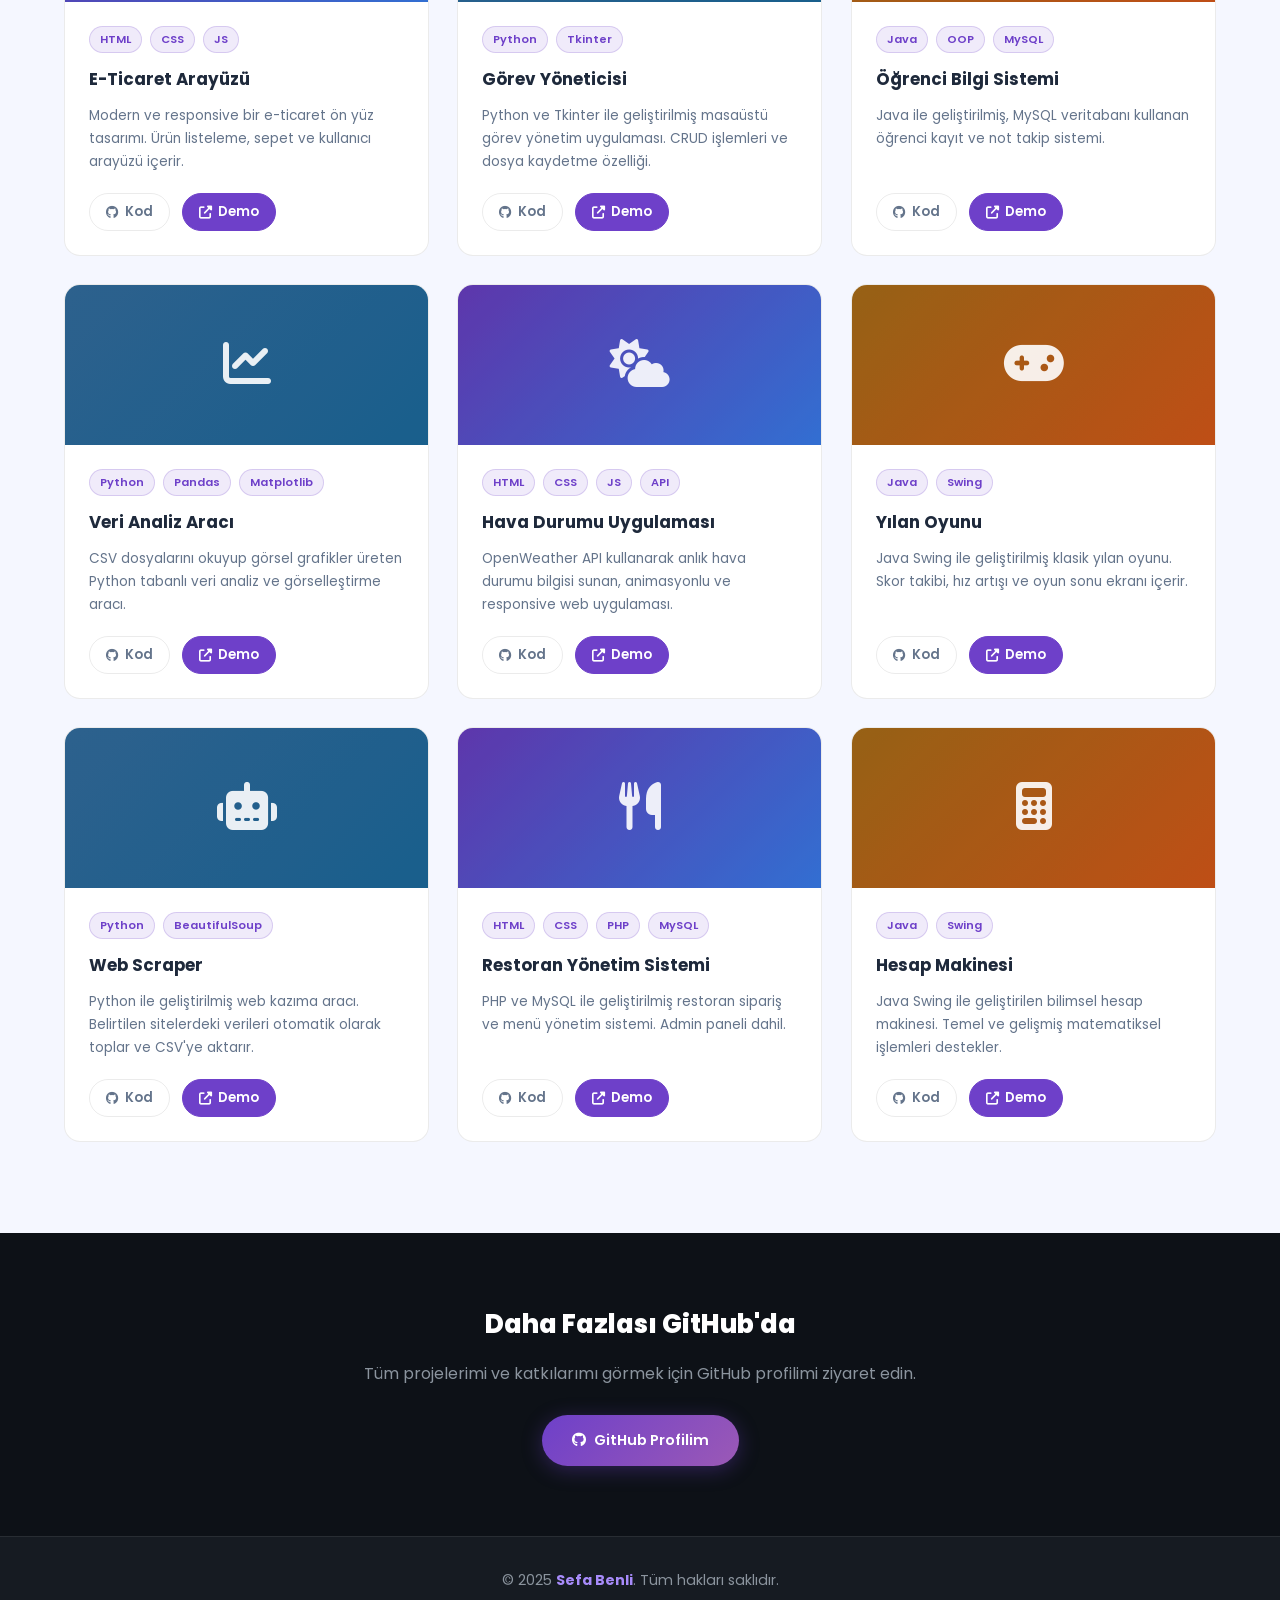
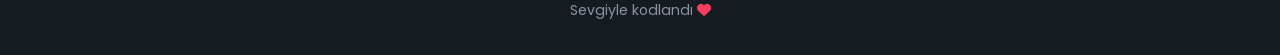
<file: pages/projects.html>
<!DOCTYPE html>
<html lang="tr">
<head>
  <meta charset="UTF-8" />
  <meta name="viewport" content="width=device-width, initial-scale=1.0" />
  <title>Projeler | Sefa Benli</title>
  <link rel="stylesheet" href="../assets/css/style.css" />
  <link rel="stylesheet" href="../assets/css/responsive.css" />
  <link rel="stylesheet" href="../assets/css/interactions.css" />
  <link rel="stylesheet" href="https://cdnjs.cloudflare.com/ajax/libs/font-awesome/6.5.0/css/all.min.css" />
  <link href="https://fonts.googleapis.com/css2?family=Poppins:wght@300;400;500;600;700;800&display=swap" rel="stylesheet" />
  <style>
    .page-hero {
      min-height:42vh; background:var(--dark-bg);
      display:flex; align-items:center;
      padding:130px 24px 70px;
      position:relative; overflow:hidden;
    }
    .page-hero-bg { position:absolute; inset:0; pointer-events:none; }
    .ph-shape { position:absolute; border-radius:50%; filter:blur(80px); opacity:0.15; }
    .ph-shape-1 { width:400px;height:400px; background:var(--accent); top:-150px;left:-80px; }
    .ph-shape-2 { width:250px;height:250px; background:#3b82f6; bottom:-80px;right:10%; }
    .page-hero-content { max-width:1200px; margin:0 auto; width:100%; z-index:1; }
    .page-breadcrumb { font-size:0.78rem;color:var(--text-muted);margin-bottom:14px;display:flex;align-items:center;gap:8px; }
    .page-breadcrumb a { color:var(--accent-2);transition:color 0.3s; }
    .page-breadcrumb a:hover { color:#fff; }
    .page-breadcrumb i { font-size:0.6rem; }
    .page-hero h1 { font-size:clamp(2.2rem,5vw,3.8rem);font-weight:800;color:#fff;margin-bottom:14px;animation:heroReveal 0.7s ease both 0.1s; }
    .page-hero h1 .highlight { background:linear-gradient(135deg,var(--accent),var(--accent-2));-webkit-background-clip:text;-webkit-text-fill-color:transparent;background-clip:text; }
    .page-hero p { font-size:1rem;color:var(--text-muted);max-width:520px;animation:heroReveal 0.7s ease both 0.25s; }
    @keyframes heroReveal { from{opacity:0;transform:translateY(30px)} to{opacity:1;transform:translateY(0)} }

    /* Projects page specific */
    .projects-page { background:var(--light-bg); padding:90px 0; }

    .projects-filter {
      display:flex; justify-content:center;
      gap:12px; margin-bottom:52px; flex-wrap:wrap;
    }
    .filter-btn {
      padding:9px 24px; border-radius:50px;
      border:2px solid var(--border-light);
      background:var(--light-surface);
      color:var(--text-light-m);
      font-size:0.85rem; font-weight:600;
      cursor:pointer; transition:var(--transition);
      font-family:inherit;
    }
    .filter-btn:hover, .filter-btn.active {
      background:var(--accent);
      border-color:var(--accent);
      color:#fff;
      box-shadow:0 4px 16px var(--accent-glow);
    }

    .projects-page-grid {
      display:grid; grid-template-columns:repeat(3,1fr);
      gap:28px;
    }
    @media(max-width:1024px){ .projects-page-grid{grid-template-columns:1fr 1fr;} }
    @media(max-width:600px){ .projects-page-grid{grid-template-columns:1fr;} }

    .project-card { background:var(--light-surface);border-radius:var(--radius);overflow:hidden;border:1px solid var(--border-light);transition:var(--transition);display:flex;flex-direction:column; }
    .project-card:hover { transform:translateY(-8px);box-shadow:0 20px 50px rgba(110,64,201,0.15);border-color:rgba(110,64,201,0.3); }
    .project-card.hidden { display:none; }

    .project-img {
      height:160px;
      display:flex; align-items:center; justify-content:center;
      position:relative; overflow:hidden;
    }
    .project-img::before { content:'';position:absolute;inset:0;background:rgba(0,0,0,0.15); }
    .project-img::after {
      content:''; position:absolute; inset:0;
      background:linear-gradient(105deg,transparent 40%,rgba(255,255,255,0.18) 50%,transparent 60%);
      transform:translateX(-100%); pointer-events:none;
    }
    .project-card:hover .project-img::after { transform:translateX(100%); transition:transform 0.55s ease; }

    .pi-web    { background:linear-gradient(135deg,#6e40c9 0%,#3b82f6 100%); }
    .pi-python { background:linear-gradient(135deg,#3572A5 0%,#1d6fa4 100%); }
    .pi-java   { background:linear-gradient(135deg,#b07219 0%,#e05c1a 100%); }
    .pi-other  { background:linear-gradient(135deg,#444 0%,#888 100%); }

    .project-icon { font-size:3rem;color:rgba(255,255,255,0.9);z-index:1; }
    .project-body { padding:24px;flex:1;display:flex;flex-direction:column; }
    .project-tags { display:flex;gap:8px;flex-wrap:wrap;margin-bottom:12px; }
    .ptag { font-size:0.7rem;font-weight:600;padding:3px 10px;border-radius:50px;background:rgba(110,64,201,0.1);color:var(--accent);border:1px solid rgba(110,64,201,0.2); }
    .project-body h3 { font-size:1.05rem;font-weight:700;color:var(--text-light);margin-bottom:10px; }
    .project-body p { font-size:0.85rem;color:var(--text-light-m);line-height:1.7;flex:1;margin-bottom:20px; }
    .project-links { display:flex;gap:12px; }
    .plink { display:inline-flex;align-items:center;gap:6px;font-size:0.82rem;font-weight:600;color:var(--text-light-m);padding:7px 16px;border-radius:50px;border:1.5px solid var(--border-light);transition:var(--transition); }
    .plink:hover { border-color:var(--accent);color:var(--accent); }
    .plink-live { background:var(--accent);border-color:var(--accent);color:#fff; }
    .plink-live:hover { background:#5c35a8;border-color:#5c35a8;color:#fff; }

    /* Featured project */
    .featured-section { background:var(--dark-surface); padding:80px 0; }
    .featured-card {
      background:var(--dark-card); border:1px solid var(--border-dark);
      border-radius:var(--radius); padding:36px;
      display:grid; grid-template-columns:1fr 1fr; gap:40px;
      align-items:center;
    }
    @media(max-width:768px){ .featured-card{grid-template-columns:1fr;} }
    .featured-badge {
      display:inline-flex; align-items:center; gap:6px;
      background:rgba(110,64,201,0.15); border:1px solid rgba(110,64,201,0.3);
      border-radius:50px; padding:6px 14px;
      font-size:0.75rem; font-weight:600; color:var(--accent-2);
      margin-bottom:16px;
    }
    .featured-card h3 { font-size:1.6rem;font-weight:800;color:var(--text-dark);margin-bottom:14px; }
    .featured-card p  { color:var(--text-muted);font-size:0.95rem;line-height:1.8;margin-bottom:24px; }
    .featured-visual {
      height:260px; border-radius:var(--radius);
      background:linear-gradient(135deg,var(--accent),var(--accent-2),#3b82f6);
      display:flex; align-items:center; justify-content:center;
      font-size:5rem; color:rgba(255,255,255,0.9);
      position:relative; overflow:hidden;
    }
    .featured-visual::before {
      content:''; position:absolute; inset:0;
      background:radial-gradient(circle at 30% 30%,rgba(255,255,255,0.15),transparent 60%);
    }
  </style>
</head>
<body>

  <nav class="navbar" id="navbar">
    <div class="nav-container">
      <a href="../index.html" class="nav-logo">SB<span class="dot">.</span></a>
      <ul class="nav-links" id="navLinks">
        <li><a href="about.html">Hakkımda</a></li>
        <li><a href="skills.html">Beceriler</a></li>
        <li><a href="projects.html" class="active">Projeler</a></li>
        <li><a href="blog.html">Blog</a></li>
        <li><a href="services.html">Hizmetler</a></li>
        <li><a href="contact.html">İletişim</a></li>
        <li class="mobile-auth">
          <a href="login.html" class="nav-btn-login">Giriş Yap</a>
          <a href="register.html" class="nav-btn-register">Kayıt Ol</a>
        </li>
      </ul>
      <div class="nav-auth">
        <a href="login.html" class="nav-btn-login">Giriş Yap</a>
        <a href="register.html" class="nav-btn-register">Kayıt Ol</a>
      </div>
      <button class="hamburger" id="hamburger"><span></span><span></span><span></span></button>
    </div>
  </nav>

  <section class="page-hero">
    <div class="page-hero-bg">
      <div class="ph-shape ph-shape-1"></div>
      <div class="ph-shape ph-shape-2"></div>
    </div>
    <div class="page-hero-content">
      <div class="page-breadcrumb">
        <a href="../index.html">Ana Sayfa</a>
        <i class="fas fa-chevron-right"></i>
        <span>Projeler</span>
      </div>
      <h1>Benim <span class="highlight">Projelerim</span></h1>
      <p>Geliştirdiğim projeler — web, Python ve Java çalışmalarım.</p>
    </div>
  </section>

  <!-- ÖNE ÇIKAN PROJE -->
  <section class="featured-section">
    <div class="container">
      <div class="section-header light" style="margin-bottom:40px">
        <span class="section-tag">Öne Çıkan</span>
        <h2 class="section-title">En Son Proje</h2>
        <div class="section-line"></div>
      </div>
      <div class="featured-card">
        <div>
          <div class="featured-badge"><i class="fas fa-star"></i> Öne Çıkan Proje</div>
          <h3>Portfolio Web Sitesi</h3>
          <p>
            Kişisel portfolyo web sitem. HTML, CSS ve Vanilla JavaScript ile geliştirildi.
            Tam responsive, animasyonlu ve modern tasarım anlayışıyla inşa edildi.
            Projeler, beceriler ve iletişim bölümleri içeriyor.
          </p>
          <div class="project-tags" style="margin-bottom:20px">
            <span class="ptag">HTML5</span>
            <span class="ptag">CSS3</span>
            <span class="ptag">JavaScript</span>
            <span class="ptag">Responsive</span>
          </div>
          <div class="project-links">
            <a href="#" class="plink"><i class="fab fa-github"></i> Kaynak Kodu</a>
            <a href="../index.html" class="plink plink-live"><i class="fas fa-external-link-alt"></i> Canlı Demo</a>
          </div>
        </div>
        <div class="featured-visual"><i class="fas fa-globe"></i></div>
      </div>
    </div>
  </section>

  <!-- TÜM PROJELER -->
  <section class="projects-page">
    <div class="container">
      <div class="section-header" style="margin-bottom:40px">
        <span class="section-tag">Tüm Çalışmalar</span>
        <h2 class="section-title">Proje Galerisi</h2>
        <div class="section-line"></div>
      </div>

      <div class="projects-filter">
        <button class="filter-btn active" data-filter="all">Tümü</button>
        <button class="filter-btn" data-filter="web">Web</button>
        <button class="filter-btn" data-filter="python">Python</button>
        <button class="filter-btn" data-filter="java">Java</button>
      </div>

      <div class="projects-page-grid" id="projectsGrid">

        <div class="project-card" data-category="web">
          <div class="project-img pi-web"><div class="project-icon"><i class="fas fa-shopping-cart"></i></div></div>
          <div class="project-body">
            <div class="project-tags"><span class="ptag">HTML</span><span class="ptag">CSS</span><span class="ptag">JS</span></div>
            <h3>E-Ticaret Arayüzü</h3>
            <p>Modern ve responsive bir e-ticaret ön yüz tasarımı. Ürün listeleme, sepet ve kullanıcı arayüzü içerir.</p>
            <div class="project-links">
              <a href="#" class="plink"><i class="fab fa-github"></i> Kod</a>
              <a href="#" class="plink plink-live"><i class="fas fa-external-link-alt"></i> Demo</a>
            </div>
          </div>
        </div>

        <div class="project-card" data-category="python">
          <div class="project-img pi-python"><div class="project-icon"><i class="fas fa-tasks"></i></div></div>
          <div class="project-body">
            <div class="project-tags"><span class="ptag">Python</span><span class="ptag">Tkinter</span></div>
            <h3>Görev Yöneticisi</h3>
            <p>Python ve Tkinter ile geliştirilmiş masaüstü görev yönetim uygulaması. CRUD işlemleri ve dosya kaydetme özelliği.</p>
            <div class="project-links">
              <a href="#" class="plink"><i class="fab fa-github"></i> Kod</a>
              <a href="#" class="plink plink-live"><i class="fas fa-external-link-alt"></i> Demo</a>
            </div>
          </div>
        </div>

        <div class="project-card" data-category="java">
          <div class="project-img pi-java"><div class="project-icon"><i class="fas fa-university"></i></div></div>
          <div class="project-body">
            <div class="project-tags"><span class="ptag">Java</span><span class="ptag">OOP</span><span class="ptag">MySQL</span></div>
            <h3>Öğrenci Bilgi Sistemi</h3>
            <p>Java ile geliştirilmiş, MySQL veritabanı kullanan öğrenci kayıt ve not takip sistemi.</p>
            <div class="project-links">
              <a href="#" class="plink"><i class="fab fa-github"></i> Kod</a>
              <a href="#" class="plink plink-live"><i class="fas fa-external-link-alt"></i> Demo</a>
            </div>
          </div>
        </div>

        <div class="project-card" data-category="python">
          <div class="project-img pi-python"><div class="project-icon"><i class="fas fa-chart-line"></i></div></div>
          <div class="project-body">
            <div class="project-tags"><span class="ptag">Python</span><span class="ptag">Pandas</span><span class="ptag">Matplotlib</span></div>
            <h3>Veri Analiz Aracı</h3>
            <p>CSV dosyalarını okuyup görsel grafikler üreten Python tabanlı veri analiz ve görselleştirme aracı.</p>
            <div class="project-links">
              <a href="#" class="plink"><i class="fab fa-github"></i> Kod</a>
              <a href="#" class="plink plink-live"><i class="fas fa-external-link-alt"></i> Demo</a>
            </div>
          </div>
        </div>

        <div class="project-card" data-category="web">
          <div class="project-img pi-web"><div class="project-icon"><i class="fas fa-cloud-sun"></i></div></div>
          <div class="project-body">
            <div class="project-tags"><span class="ptag">HTML</span><span class="ptag">CSS</span><span class="ptag">JS</span><span class="ptag">API</span></div>
            <h3>Hava Durumu Uygulaması</h3>
            <p>OpenWeather API kullanarak anlık hava durumu bilgisi sunan, animasyonlu ve responsive web uygulaması.</p>
            <div class="project-links">
              <a href="#" class="plink"><i class="fab fa-github"></i> Kod</a>
              <a href="#" class="plink plink-live"><i class="fas fa-external-link-alt"></i> Demo</a>
            </div>
          </div>
        </div>

        <div class="project-card" data-category="java">
          <div class="project-img pi-java"><div class="project-icon"><i class="fas fa-gamepad"></i></div></div>
          <div class="project-body">
            <div class="project-tags"><span class="ptag">Java</span><span class="ptag">Swing</span></div>
            <h3>Yılan Oyunu</h3>
            <p>Java Swing ile geliştirilmiş klasik yılan oyunu. Skor takibi, hız artışı ve oyun sonu ekranı içerir.</p>
            <div class="project-links">
              <a href="#" class="plink"><i class="fab fa-github"></i> Kod</a>
              <a href="#" class="plink plink-live"><i class="fas fa-external-link-alt"></i> Demo</a>
            </div>
          </div>
        </div>

        <div class="project-card" data-category="python">
          <div class="project-img pi-python"><div class="project-icon"><i class="fas fa-robot"></i></div></div>
          <div class="project-body">
            <div class="project-tags"><span class="ptag">Python</span><span class="ptag">BeautifulSoup</span></div>
            <h3>Web Scraper</h3>
            <p>Python ile geliştirilmiş web kazıma aracı. Belirtilen sitelerdeki verileri otomatik olarak toplar ve CSV'ye aktarır.</p>
            <div class="project-links">
              <a href="#" class="plink"><i class="fab fa-github"></i> Kod</a>
              <a href="#" class="plink plink-live"><i class="fas fa-external-link-alt"></i> Demo</a>
            </div>
          </div>
        </div>

        <div class="project-card" data-category="web">
          <div class="project-img pi-web"><div class="project-icon"><i class="fas fa-utensils"></i></div></div>
          <div class="project-body">
            <div class="project-tags"><span class="ptag">HTML</span><span class="ptag">CSS</span><span class="ptag">PHP</span><span class="ptag">MySQL</span></div>
            <h3>Restoran Yönetim Sistemi</h3>
            <p>PHP ve MySQL ile geliştirilmiş restoran sipariş ve menü yönetim sistemi. Admin paneli dahil.</p>
            <div class="project-links">
              <a href="#" class="plink"><i class="fab fa-github"></i> Kod</a>
              <a href="#" class="plink plink-live"><i class="fas fa-external-link-alt"></i> Demo</a>
            </div>
          </div>
        </div>

        <div class="project-card" data-category="java">
          <div class="project-img pi-java"><div class="project-icon"><i class="fas fa-calculator"></i></div></div>
          <div class="project-body">
            <div class="project-tags"><span class="ptag">Java</span><span class="ptag">Swing</span></div>
            <h3>Hesap Makinesi</h3>
            <p>Java Swing ile geliştirilen bilimsel hesap makinesi. Temel ve gelişmiş matematiksel işlemleri destekler.</p>
            <div class="project-links">
              <a href="#" class="plink"><i class="fab fa-github"></i> Kod</a>
              <a href="#" class="plink plink-live"><i class="fas fa-external-link-alt"></i> Demo</a>
            </div>
          </div>
        </div>

      </div>
    </div>
  </section>

  <!-- GitHub CTA -->
  <section style="background:var(--dark-bg);padding:70px 0;text-align:center;">
    <div class="container">
      <h3 style="font-size:1.6rem;font-weight:800;color:#fff;margin-bottom:14px;">Daha Fazlası GitHub'da</h3>
      <p style="color:var(--text-muted);margin-bottom:28px;">Tüm projelerimi ve katkılarımı görmek için GitHub profilimi ziyaret edin.</p>
      <a href="#" class="btn btn-primary"><i class="fab fa-github"></i> GitHub Profilim</a>
    </div>
  </section>

  <footer class="footer">
    <div class="container">
      <p>© 2025 <strong>Sefa Benli</strong>. Tüm hakları saklıdır.</p>
      <p class="footer-sub">Sevgiyle kodlandı <i class="fas fa-heart"></i></p>
    </div>
  </footer>

  <button class="scroll-top" id="scrollTop"><i class="fas fa-chevron-up"></i></button>
  <script src="../assets/js/main.js"></script>
  <script src="../assets/js/interactions.js"></script>
  <script>
    // Bu sayfadaki filtreleme
    const filterBtns = document.querySelectorAll('.filter-btn');
    const cards = document.querySelectorAll('.project-card');
    filterBtns.forEach(btn => {
      btn.addEventListener('click', () => {
        filterBtns.forEach(b => b.classList.remove('active'));
        btn.classList.add('active');
        const f = btn.dataset.filter;
        cards.forEach((card, i) => {
          const show = f === 'all' || card.dataset.category === f;
          card.classList.toggle('hidden', !show);
          if (show) {
            card.style.opacity = '0'; card.style.transform = 'translateY(20px)';
            setTimeout(() => {
              card.style.transition = 'opacity 0.4s ease, transform 0.4s ease';
              card.style.opacity = ''; card.style.transform = '';
            }, i * 60);
          }
        });
      });
    });
    // Tilt
    cards.forEach(card => {
      card.addEventListener('mousemove', e => {
        const r = card.getBoundingClientRect();
        const rx = ((e.clientY-r.top)/r.height-0.5)*-8;
        const ry = ((e.clientX-r.left)/r.width-0.5)*8;
        card.style.transform = `translateY(-8px) rotateX(${rx}deg) rotateY(${ry}deg)`;
        card.style.transition = 'transform 0.1s';
      });
      card.addEventListener('mouseleave', () => { card.style.transform=''; card.style.transition='transform 0.5s'; });
    });
  </script>
</body>
</html>
</file>
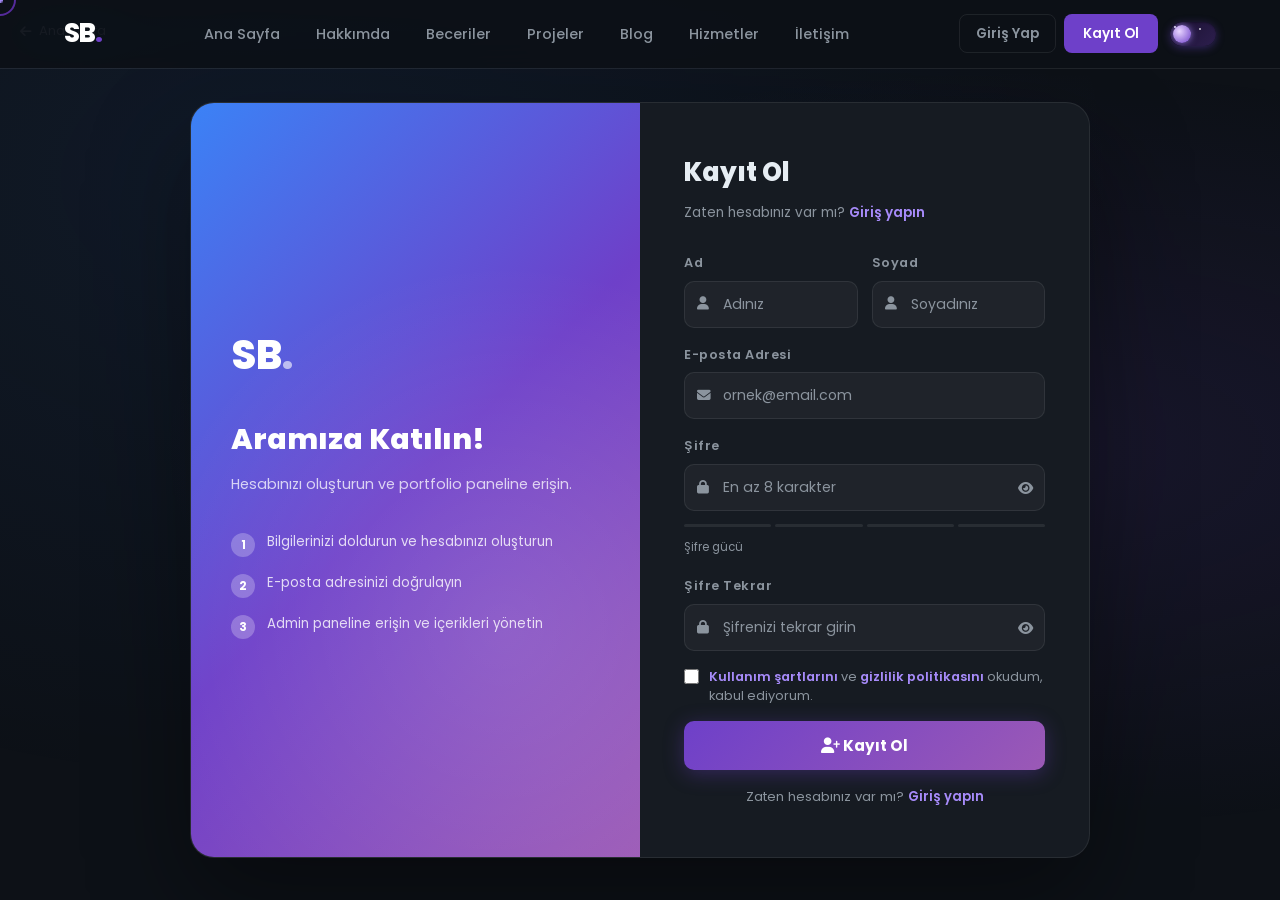
<file: pages/register.html>
<!DOCTYPE html>
<html lang="tr">
<head>
  <meta charset="UTF-8" />
  <meta name="viewport" content="width=device-width, initial-scale=1.0" />
  <title>Kayıt Ol | Sefa Benli</title>
  <link rel="stylesheet" href="../assets/css/style.css" />
  <link rel="stylesheet" href="../assets/css/responsive.css" />
  <link rel="stylesheet" href="../assets/css/interactions.css" />
  <link rel="stylesheet" href="https://cdnjs.cloudflare.com/ajax/libs/font-awesome/6.5.0/css/all.min.css" />
  <link href="https://fonts.googleapis.com/css2?family=Poppins:wght@300;400;500;600;700;800&display=swap" rel="stylesheet" />
  <style>
    body { background:var(--dark-bg);min-height:100vh;display:flex;align-items:center;justify-content:center;padding:100px 20px 40px; }
    .auth-bg { position:fixed;inset:0;pointer-events:none;background:radial-gradient(ellipse at 80% 50%,rgba(110,64,201,0.12) 0%,transparent 60%),radial-gradient(ellipse at 20% 20%,rgba(59,130,246,0.08) 0%,transparent 60%); }
    .auth-wrapper { display:grid;grid-template-columns:1fr 1fr;max-width:900px;width:100%;background:var(--dark-surface);border:1px solid var(--border-dark);border-radius:24px;overflow:hidden;box-shadow:0 40px 100px rgba(0,0,0,0.4);animation:cardReveal 0.6s ease both; }
    @keyframes cardReveal { from{opacity:0;transform:translateY(30px)} to{opacity:1;transform:translateY(0)} }
    @media(max-width:700px){ .auth-wrapper{grid-template-columns:1fr;} .auth-side{display:none;} }

    .auth-side { background:linear-gradient(135deg,#3b82f6,var(--accent),#9b59b6);padding:52px 40px;display:flex;flex-direction:column;justify-content:center;position:relative;overflow:hidden; }
    .auth-side::before { content:'';position:absolute;inset:0;background:radial-gradient(circle at 70% 70%,rgba(255,255,255,0.12),transparent 60%); }
    .auth-side-logo { font-size:2.5rem;font-weight:800;color:#fff;margin-bottom:32px;position:relative; }
    .auth-side-logo span { color:rgba(255,255,255,0.6); }
    .auth-side h2 { font-size:1.8rem;font-weight:800;color:#fff;margin-bottom:14px;position:relative;line-height:1.3; }
    .auth-side p  { color:rgba(255,255,255,0.75);font-size:0.9rem;line-height:1.7;position:relative; }
    .auth-side-steps { margin-top:36px;display:flex;flex-direction:column;gap:16px;position:relative; }
    .step-item { display:flex;align-items:flex-start;gap:12px; }
    .step-dot { width:24px;height:24px;border-radius:50%;background:rgba(255,255,255,0.25);color:#fff;font-size:0.72rem;font-weight:700;display:flex;align-items:center;justify-content:center;flex-shrink:0;margin-top:1px; }
    .step-text { font-size:0.83rem;color:rgba(255,255,255,0.8);line-height:1.5; }

    .auth-form-panel { padding:48px 44px;display:flex;flex-direction:column;justify-content:center;overflow-y:auto; }
    @media(max-width:480px){ .auth-form-panel{padding:32px 20px;} }

    .auth-logo-mobile { display:none;font-size:1.6rem;font-weight:800;color:#fff;margin-bottom:20px; }
    .auth-logo-mobile span { color:var(--accent); }
    @media(max-width:700px){ .auth-logo-mobile{display:block;} }

    .auth-title { font-size:1.6rem;font-weight:800;color:var(--text-dark);margin-bottom:6px; }
    .auth-sub   { font-size:0.85rem;color:var(--text-muted);margin-bottom:28px; }
    .auth-sub a { color:var(--accent-2);font-weight:600; }

    .auth-form { display:flex;flex-direction:column;gap:16px; }
    .form-row  { display:grid;grid-template-columns:1fr 1fr;gap:14px; }
    @media(max-width:480px){ .form-row{grid-template-columns:1fr;} }
    .form-group { display:flex;flex-direction:column;gap:7px; }
    .form-group label { font-size:0.8rem;font-weight:600;color:var(--text-muted); }
    .input-wrap { position:relative; }
    .input-wrap i.field-icon { position:absolute;left:13px;top:50%;transform:translateY(-50%);color:var(--text-muted);font-size:0.85rem;pointer-events:none; }
    .input-wrap input {
      width:100%;padding:12px 14px 12px 38px;
      background:rgba(255,255,255,0.04);border:1.5px solid var(--border-dark);
      border-radius:10px;color:var(--text-dark);font-size:0.88rem;
      font-family:inherit;transition:var(--transition);
    }
    .input-wrap input:focus { outline:none;border-color:var(--accent);background:rgba(110,64,201,0.06); }
    .input-wrap input::placeholder { color:var(--text-muted); }
    /* Tarayıcı autofill beyaz background override */
    .input-wrap input:-webkit-autofill,
    .input-wrap input:-webkit-autofill:hover,
    .input-wrap input:-webkit-autofill:focus,
    .input-wrap input:-webkit-autofill:active {
      -webkit-box-shadow: 0 0 0 1000px #1a1a2e inset !important;
      box-shadow: 0 0 0 1000px #1a1a2e inset !important;
      -webkit-text-fill-color: var(--text-dark) !important;
      caret-color: var(--text-dark) !important;
      border-color: var(--accent) !important;
      transition: background-color 9999s ease-in-out 0s;
    }
    .eye-toggle { position:absolute;right:12px;top:50%;transform:translateY(-50%);background:none;border:none;cursor:pointer;color:var(--text-muted);font-size:0.85rem;transition:color 0.3s; }
    .eye-toggle:hover { color:var(--accent-2); }

    /* Şifre gücü */
    .pw-strength { margin-top:6px; }
    .pw-bars { display:flex;gap:4px;margin-bottom:5px; }
    .pw-bar { height:3px;flex:1;border-radius:2px;background:var(--border-dark);transition:background 0.3s; }
    .pw-bar.weak   { background:#ef4444; }
    .pw-bar.medium { background:#f59e0b; }
    .pw-bar.strong { background:#10b981; }
    .pw-label { font-size:0.72rem;color:var(--text-muted); }

    .terms-wrap { display:flex;align-items:flex-start;gap:10px;cursor:pointer; }
    .terms-wrap input { margin-top:2px;width:15px;height:15px;accent-color:var(--accent);flex-shrink:0; }
    .terms-wrap span { font-size:0.8rem;color:var(--text-muted);line-height:1.5; }
    .terms-wrap a { color:var(--accent-2);font-weight:600; }

    .auth-submit { background:linear-gradient(135deg,var(--accent),#9b59b6);color:#fff;border:none;border-radius:10px;padding:13px;font-size:0.95rem;font-weight:700;font-family:inherit;cursor:pointer;transition:transform 0.3s,box-shadow 0.3s;box-shadow:0 4px 20px rgba(110,64,201,0.35); }
    .auth-submit:hover { transform:translateY(-2px);box-shadow:0 8px 30px rgba(110,64,201,0.45); }

    .auth-footer { text-align:center;font-size:0.82rem;color:var(--text-muted); }
    .auth-footer a { color:var(--accent-2);font-weight:600; }

    .back-home { position:fixed;top:20px;left:20px;display:flex;align-items:center;gap:8px;color:var(--text-muted);font-size:0.82rem;transition:color 0.3s; }
    .back-home:hover { color:var(--accent-2); }
  </style>
</head>
<body>
  <nav class="navbar scrolled" id="navbar">
    <div class="nav-container">
      <a href="../index.html" class="nav-logo">SB<span class="dot">.</span></a>
      <ul class="nav-links" id="navLinks">
        <li><a href="../index.html">Ana Sayfa</a></li>
        <li><a href="about.html">Hakkımda</a></li>
        <li><a href="skills.html">Beceriler</a></li>
        <li><a href="projects.html">Projeler</a></li>
        <li><a href="blog.html">Blog</a></li>
        <li><a href="services.html">Hizmetler</a></li>
        <li><a href="contact.html">İletişim</a></li>
      </ul>
      <div class="nav-auth">
        <a href="login.html" class="nav-btn-login">Giriş Yap</a>
        <a href="register.html" class="nav-btn-register">Kayıt Ol</a>
      </div>
      <button class="hamburger" id="hamburger"><span></span><span></span><span></span></button>
    </div>
  </nav>


  <div class="auth-bg"></div>

  <a href="../index.html" class="back-home">
    <i class="fas fa-arrow-left"></i> Ana Sayfa
  </a>

  <div class="auth-wrapper">

    <!-- Sol panel -->
    <div class="auth-side">
      <div class="auth-side-logo">SB<span>.</span></div>
      <h2>Aramıza Katılın!</h2>
      <p>Hesabınızı oluşturun ve portfolio paneline erişin.</p>
      <div class="auth-side-steps">
        <div class="step-item">
          <div class="step-dot">1</div>
          <div class="step-text">Bilgilerinizi doldurun ve hesabınızı oluşturun</div>
        </div>
        <div class="step-item">
          <div class="step-dot">2</div>
          <div class="step-text">E-posta adresinizi doğrulayın</div>
        </div>
        <div class="step-item">
          <div class="step-dot">3</div>
          <div class="step-text">Admin paneline erişin ve içerikleri yönetin</div>
        </div>
      </div>
    </div>

    <!-- Sağ form -->
    <div class="auth-form-panel">
      <div class="auth-logo-mobile">SB<span>.</span></div>
      <div class="auth-title">Kayıt Ol</div>
      <div class="auth-sub">Zaten hesabınız var mı? <a href="login.html">Giriş yapın</a></div>

      <form class="auth-form" id="registerForm" action="../backend/php/auth.php" method="POST">
        <input type="hidden" name="action" value="register" />
        <input type="hidden" name="csrf_token" id="csrfToken" value="" />

        <div class="form-row">
          <div class="form-group">
            <label>Ad</label>
            <div class="input-wrap">
              <i class="fas fa-user field-icon"></i>
              <input type="text" name="first_name" placeholder="Adınız" required />
            </div>
          </div>
          <div class="form-group">
            <label>Soyad</label>
            <div class="input-wrap">
              <i class="fas fa-user field-icon"></i>
              <input type="text" name="last_name" placeholder="Soyadınız" required />
            </div>
          </div>
        </div>

        <div class="form-group">
          <label>E-posta Adresi</label>
          <div class="input-wrap">
            <i class="fas fa-envelope field-icon"></i>
            <input type="email" name="email" placeholder="ornek@email.com" required />
          </div>
        </div>

        <div class="form-group">
          <label>Şifre</label>
          <div class="input-wrap">
            <i class="fas fa-lock field-icon"></i>
            <input type="password" name="password" id="pwInput" placeholder="En az 8 karakter" required />
            <button type="button" class="eye-toggle" id="eyeToggle1"><i class="fas fa-eye" id="eyeIcon1"></i></button>
          </div>
          <div class="pw-strength">
            <div class="pw-bars">
              <div class="pw-bar" id="bar1"></div>
              <div class="pw-bar" id="bar2"></div>
              <div class="pw-bar" id="bar3"></div>
              <div class="pw-bar" id="bar4"></div>
            </div>
            <span class="pw-label" id="pwLabel">Şifre gücü</span>
          </div>
        </div>

        <div class="form-group">
          <label>Şifre Tekrar</label>
          <div class="input-wrap">
            <i class="fas fa-lock field-icon"></i>
            <input type="password" name="password_confirm" id="pwConfirm" placeholder="Şifrenizi tekrar girin" required />
            <button type="button" class="eye-toggle" id="eyeToggle2"><i class="fas fa-eye" id="eyeIcon2"></i></button>
          </div>
        </div>

        <label class="terms-wrap">
          <input type="checkbox" name="terms" required />
          <span><a href="#">Kullanım şartlarını</a> ve <a href="#">gizlilik politikasını</a> okudum, kabul ediyorum.</span>
        </label>

        <button type="submit" class="auth-submit">
          <i class="fas fa-user-plus"></i> Kayıt Ol
        </button>

        <div class="auth-footer">
          Zaten hesabınız var mı? <a href="login.html">Giriş yapın</a>
        </div>
      </form>
    </div>
  </div>

  <script>
    // Şifre göster/gizle
    [['eyeToggle1','pwInput','eyeIcon1'],['eyeToggle2','pwConfirm','eyeIcon2']].forEach(([btnId,inputId,iconId]) => {
      document.getElementById(btnId).addEventListener('click', () => {
        const inp  = document.getElementById(inputId);
        const icon = document.getElementById(iconId);
        const isText = inp.type === 'text';
        inp.type = isText ? 'password' : 'text';
        icon.className = isText ? 'fas fa-eye' : 'fas fa-eye-slash';
      });
    });

    // Şifre gücü
    const pwInput = document.getElementById('pwInput');
    const bars = [1,2,3,4].map(i => document.getElementById('bar'+i));
    const pwLabel = document.getElementById('pwLabel');
    pwInput.addEventListener('input', () => {
      const v = pwInput.value;
      let score = 0;
      if (v.length >= 8) score++;
      if (/[A-Z]/.test(v)) score++;
      if (/[0-9]/.test(v)) score++;
      if (/[^A-Za-z0-9]/.test(v)) score++;
      const labels = ['','Zayıf','Orta','İyi','Güçlü'];
      const cls    = ['','weak','medium','strong','strong'];
      bars.forEach((b,i) => b.className = 'pw-bar' + (i < score ? ' '+cls[score] : ''));
      pwLabel.textContent = v.length ? labels[score] || 'Çok zayıf' : 'Şifre gücü';
    });
  </script>

  <script>
    // CSRF token al ve forma ekle
    fetch('../backend/php/get_csrf.php')
      .then(r => r.json())
      .then(d => { var el = document.getElementById('csrfToken'); if(el) el.value = d.token; })
      .catch(() => {});
  </script>
  <script src="../assets/js/main.js"></script>
  <script src="../assets/js/interactions.js"></script>
</body>
</html>
</file>
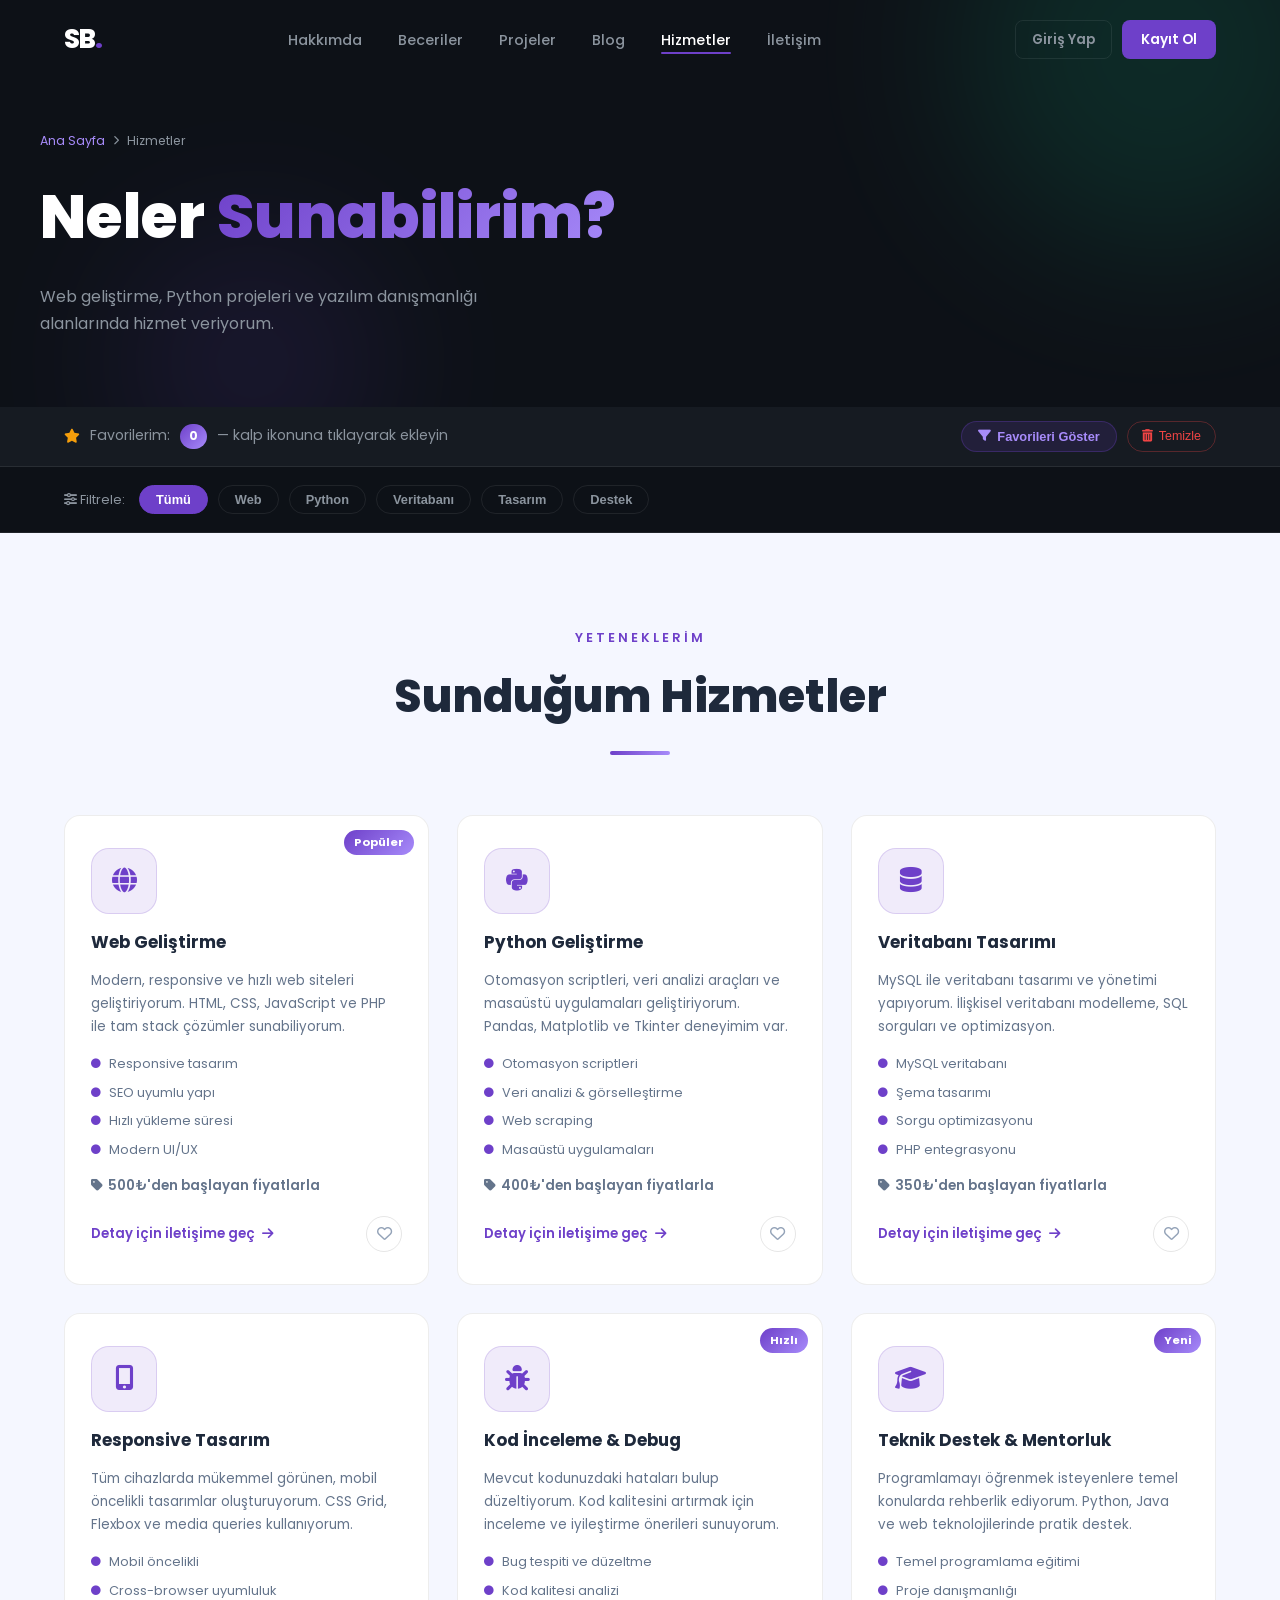
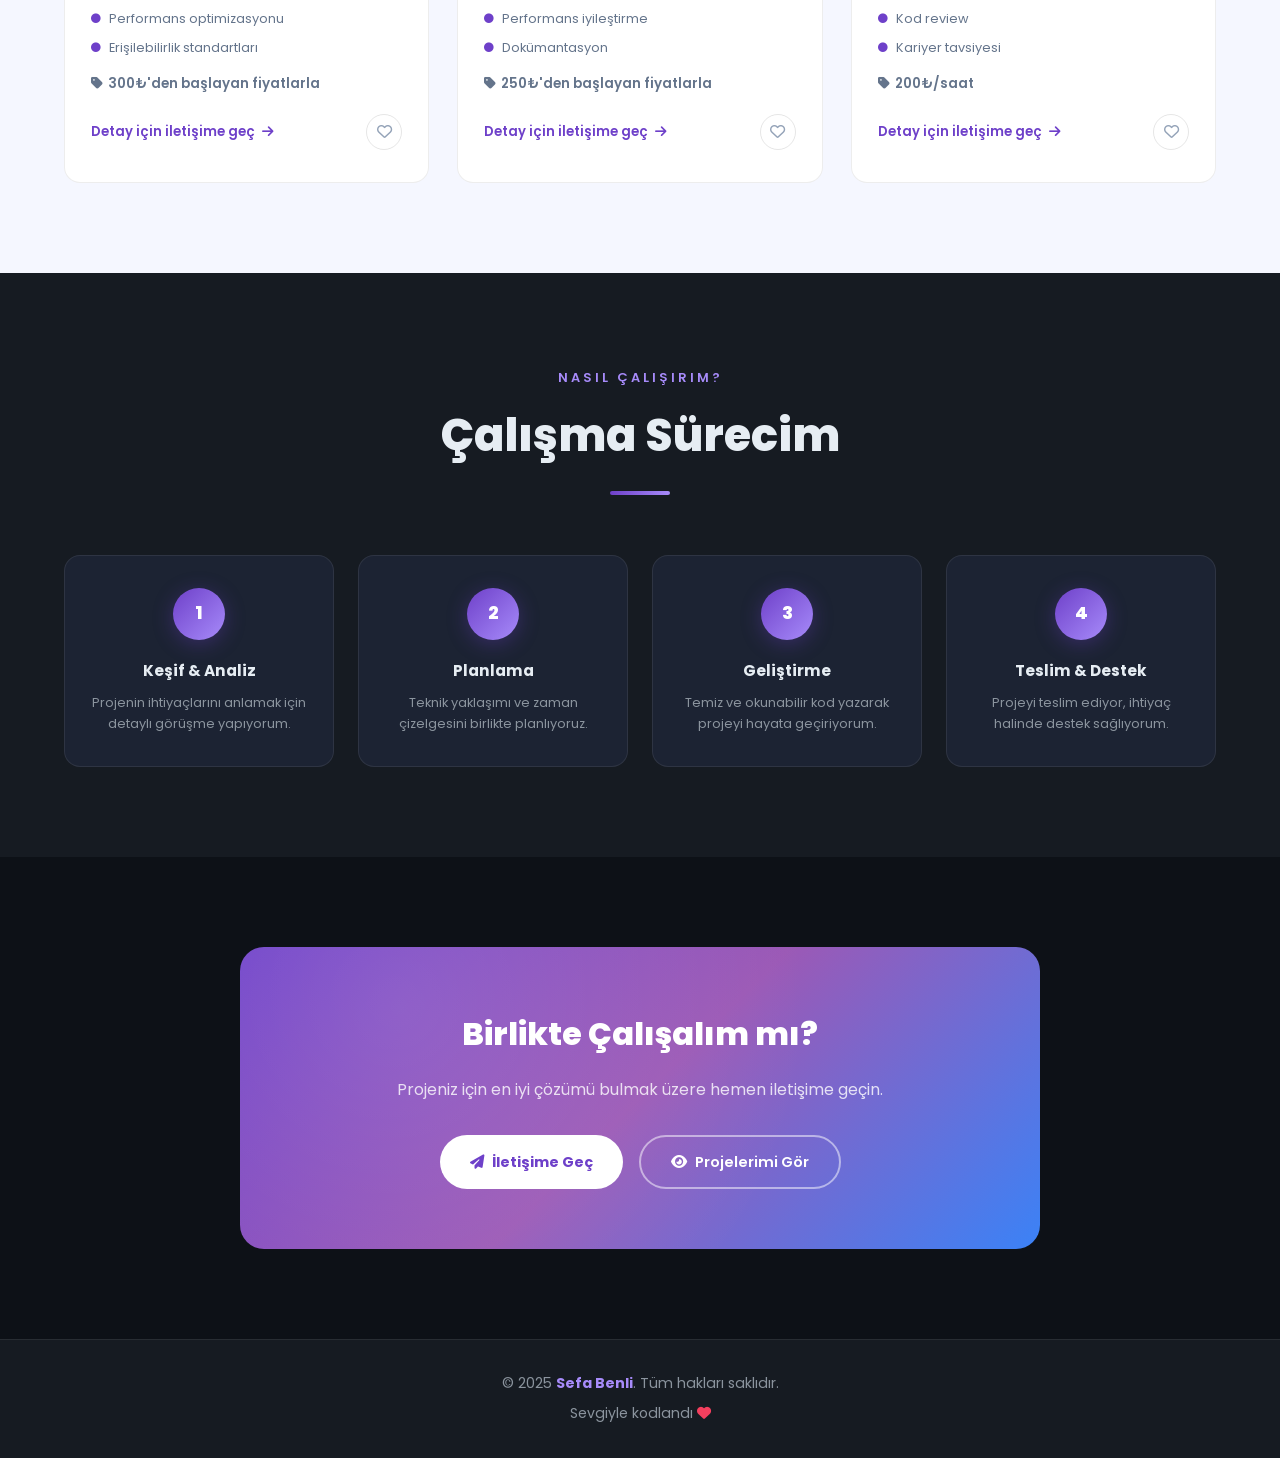
<file: pages/services.html>
<!DOCTYPE html>
<html lang="tr">
<head>
  <meta charset="UTF-8" />
  <meta name="viewport" content="width=device-width, initial-scale=1.0" />
  <title>Hizmetler | Sefa Benli</title>
  <link rel="stylesheet" href="../assets/css/style.css" />
  <link rel="stylesheet" href="../assets/css/responsive.css" />
  <link rel="stylesheet" href="https://cdnjs.cloudflare.com/ajax/libs/font-awesome/6.5.0/css/all.min.css" />
  <link href="https://fonts.googleapis.com/css2?family=Poppins:wght@300;400;500;600;700;800&display=swap" rel="stylesheet" />
  <style>
    /* HERO */
    .page-hero{min-height:42vh;background:var(--dark-bg);display:flex;align-items:center;padding:130px 24px 70px;position:relative;overflow:hidden}
    .ph-bg{position:absolute;inset:0;pointer-events:none}
    .ph-shape{position:absolute;border-radius:50%;filter:blur(80px);opacity:.15}
    .ph-shape-1{width:400px;height:400px;background:#10b981;top:-150px;right:-80px}
    .ph-shape-2{width:250px;height:250px;background:var(--accent);bottom:-80px;left:10%}
    .ph-content{max-width:1200px;margin:0 auto;width:100%;z-index:1;position:relative}
    .breadcrumb{font-size:.78rem;color:var(--text-muted);margin-bottom:14px;display:flex;align-items:center;gap:8px}
    .breadcrumb a{color:var(--accent-2);transition:color .3s}
    .breadcrumb a:hover{color:#fff}
    .breadcrumb i{font-size:.6rem}
    .page-hero h1{font-size:clamp(2.2rem,5vw,3.8rem);font-weight:800;color:#fff;margin-bottom:14px}
    .page-hero h1 .hl{background:linear-gradient(135deg,var(--accent),var(--accent-2));-webkit-background-clip:text;-webkit-text-fill-color:transparent;background-clip:text}
    .page-hero p{font-size:1rem;color:var(--text-muted);max-width:520px}

    /* FAV BANNER */
    .fav-bar{background:var(--dark-surface);border-bottom:1px solid var(--border-dark);padding:14px 0}
    .fav-bar .container{display:flex;align-items:center;justify-content:space-between;gap:12px;flex-wrap:wrap}
    .fav-info{display:flex;align-items:center;gap:10px;font-size:.88rem;color:var(--text-muted)}
    .fav-info i{color:#f59e0b}
    .fav-badge{background:linear-gradient(135deg,var(--accent),var(--accent-2));color:#fff;font-size:.75rem;font-weight:700;padding:2px 9px;border-radius:50px}
    .fav-actions{display:flex;gap:10px}
    .btn-favs{display:inline-flex;align-items:center;gap:6px;padding:7px 16px;border-radius:50px;font-size:.8rem;font-weight:600;background:rgba(110,64,201,.15);border:1px solid rgba(110,64,201,.3);color:var(--accent-2);cursor:pointer;transition:.3s}
    .btn-favs:hover{background:rgba(110,64,201,.3)}
    .btn-favs.on{background:var(--accent);color:#fff;border-color:var(--accent)}
    .btn-clr{display:inline-flex;align-items:center;gap:6px;padding:7px 14px;border-radius:50px;font-size:.78rem;background:transparent;border:1px solid rgba(239,68,68,.3);color:#ef4444;cursor:pointer;transition:.3s}
    .btn-clr:hover{background:rgba(239,68,68,.1)}

    /* FILTER */
    .filter-bar{background:var(--dark-bg);padding:18px 0;border-bottom:1px solid var(--border-dark)}
    .filter-bar .container{display:flex;align-items:center;gap:10px;flex-wrap:wrap}
    .fl{font-size:.8rem;color:var(--text-muted);margin-right:4px}
    .fbtn{padding:6px 16px;border-radius:50px;font-size:.8rem;font-weight:600;background:transparent;border:1px solid var(--border-dark);color:var(--text-muted);cursor:pointer;transition:.3s}
    .fbtn:hover{border-color:var(--accent);color:var(--accent-2)}
    .fbtn.on{background:var(--accent);border-color:var(--accent);color:#fff}

    /* SERVICES SECTION */
    .services-section{background:var(--light-bg);padding:90px 0}
    .grid{display:grid;grid-template-columns:repeat(3,1fr);gap:28px;margin-top:60px}
    @media(max-width:960px){.grid{grid-template-columns:1fr 1fr}}
    @media(max-width:580px){.grid{grid-template-columns:1fr}}

    /* SKELETON */
    .sk{background:#fff;border:1px solid var(--border-light);border-radius:var(--radius);padding:36px 28px;display:flex;flex-direction:column;gap:14px;animation:pulse 1.4s ease-in-out infinite}
    @keyframes pulse{0%,100%{opacity:1}50%{opacity:.45}}
    .sk-i{width:68px;height:68px;border-radius:18px;background:#e2e8f0}
    .sk-l{height:13px;border-radius:6px;background:#e2e8f0}
    .sk-l.s{width:55%}.sk-l.m{width:80%}.sk-l.f{width:100%}

    /* CARD */
    .card{background:#fff;border:1px solid rgba(0,0,0,.07);border-radius:16px;padding:32px 26px;display:flex;flex-direction:column;gap:14px;position:relative;transition:box-shadow .3s,border-color .3s,transform .3s}
    .card:hover{box-shadow:0 20px 50px rgba(110,64,201,.13);border-color:rgba(110,64,201,.28);transform:translateY(-5px)}
    .card.fav{border-color:rgba(245,158,11,.4);box-shadow:0 4px 20px rgba(245,158,11,.1)}
    .card.hidden{display:none}

    /* top accent line via pseudo */
    .card::before{content:'';position:absolute;top:0;left:0;right:0;height:3px;border-radius:16px 16px 0 0;background:linear-gradient(90deg,var(--accent),var(--accent-2));transform:scaleX(0);transform-origin:left;transition:transform .4s}
    .card:hover::before{transform:scaleX(1)}

    .cbadge{position:absolute;top:14px;right:14px;padding:3px 10px;border-radius:50px;font-size:.7rem;font-weight:700;background:linear-gradient(135deg,var(--accent),var(--accent-2));color:#fff}
    .cicon{width:66px;height:66px;border-radius:18px;background:rgba(110,64,201,.1);border:1px solid rgba(110,64,201,.18);display:flex;align-items:center;justify-content:center;font-size:1.55rem;color:var(--accent);transition:.3s;flex-shrink:0}
    .card:hover .cicon{background:var(--accent);color:#fff;box-shadow:0 8px 24px rgba(110,64,201,.35)}
    .card h3{font-size:1.05rem;font-weight:700;color:var(--text-light)}
    .card p{font-size:.84rem;color:var(--text-light-m);line-height:1.7;flex:1}
    .feats{display:flex;flex-direction:column;gap:7px}
    .feat{display:flex;align-items:center;gap:8px;font-size:.8rem;color:var(--text-light-m)}
    .feat i{color:var(--accent);font-size:.6rem;flex-shrink:0}
    .cprice{font-size:.82rem;font-weight:600;color:var(--accent)}
    .cprice i{margin-right:5px}
    .cactions{display:flex;align-items:center;gap:10px;margin-top:4px}
    .clink{display:inline-flex;align-items:center;gap:7px;font-size:.82rem;font-weight:600;color:var(--accent);flex:1;transition:gap .3s}
    .card:hover .clink{gap:11px}
    .cbtn{width:36px;height:36px;border-radius:50%;border:1px solid rgba(0,0,0,.1);background:transparent;display:flex;align-items:center;justify-content:center;cursor:pointer;color:#94a3b8;font-size:.95rem;flex-shrink:0;transition:.3s}
    .cbtn:hover{border-color:#f59e0b;color:#f59e0b;transform:scale(1.12)}
    .cbtn.on{background:rgba(245,158,11,.12);border-color:#f59e0b;color:#f59e0b}

    /* EMPTY */
    .empty{grid-column:1/-1;text-align:center;padding:60px 20px;display:none}
    .empty i{font-size:2.8rem;color:#94a3b8;display:block;margin-bottom:14px}
    .empty h3{color:var(--text-light);margin-bottom:8px}
    .empty p{color:var(--text-light-m);font-size:.88rem}
    .empty.show{display:block}

    /* TOAST */
    .toasts{position:fixed;bottom:26px;right:26px;z-index:9999;display:flex;flex-direction:column;gap:9px;pointer-events:none}
    .toast{display:flex;align-items:center;gap:10px;padding:11px 17px;border-radius:12px;background:#1c2333;border:1px solid rgba(255,255,255,.08);color:#e6edf3;font-size:.84rem;font-weight:500;box-shadow:0 8px 28px rgba(0,0,0,.35);min-width:230px;animation:tIn .3s ease}
    .toast.out{animation:tOut .3s ease forwards}
    @keyframes tIn{from{opacity:0;transform:translateX(28px)}to{opacity:1;transform:none}}
    @keyframes tOut{to{opacity:0;transform:translateX(28px)}}
    .toast .ti{font-size:.95rem}
    .toast.add .ti{color:#f59e0b}
    .toast.rem .ti{color:#94a3b8}
    .toast.clr .ti{color:#ef4444}

    /* PROCESS */
    .process-section{background:var(--dark-surface);padding:90px 0}
    .pgrid{display:grid;grid-template-columns:repeat(4,1fr);gap:24px;margin-top:60px}
    @media(max-width:900px){.pgrid{grid-template-columns:1fr 1fr}}
    @media(max-width:500px){.pgrid{grid-template-columns:1fr}}
    .pstep{text-align:center;padding:32px 20px;background:var(--dark-card);border:1px solid var(--border-dark);border-radius:var(--radius);transition:.35s}
    .pstep:hover{border-color:rgba(110,64,201,.4);transform:translateY(-4px)}
    .pnum{width:52px;height:52px;border-radius:50%;background:linear-gradient(135deg,var(--accent),var(--accent-2));color:#fff;font-size:1.1rem;font-weight:800;display:flex;align-items:center;justify-content:center;margin:0 auto 18px;box-shadow:0 4px 20px rgba(110,64,201,.35)}
    .pstep h4{font-size:.95rem;font-weight:700;color:var(--text-dark);margin-bottom:10px}
    .pstep p{font-size:.8rem;color:var(--text-muted);line-height:1.6}

    /* CTA */
    .cta-section{background:var(--dark-bg);padding:90px 0;text-align:center}
    .cta-box{background:linear-gradient(135deg,var(--accent),#9b59b6,#3b82f6);border-radius:24px;padding:60px 40px;max-width:800px;margin:0 auto;position:relative;overflow:hidden}
    .cta-box::before{content:'';position:absolute;inset:0;background:radial-gradient(circle at 20% 20%,rgba(255,255,255,.12),transparent 60%)}
    .cta-box h2{font-size:2rem;font-weight:800;color:#fff;margin-bottom:14px;position:relative}
    .cta-box p{color:rgba(255,255,255,.8);margin-bottom:32px;position:relative}
    .cta-btns{display:flex;gap:16px;justify-content:center;flex-wrap:wrap;position:relative}
    .btn-w{background:#fff;color:var(--accent);font-weight:700;padding:13px 30px;border-radius:50px;display:inline-flex;align-items:center;gap:8px;font-size:.9rem;transition:.3s;border:none}
    .btn-w:hover{transform:translateY(-3px);box-shadow:0 8px 30px rgba(0,0,0,.25)}
    .btn-g{background:transparent;color:#fff;font-weight:600;padding:13px 30px;border-radius:50px;border:2px solid rgba(255,255,255,.5);display:inline-flex;align-items:center;gap:8px;font-size:.9rem;transition:.3s}
    .btn-g:hover{border-color:#fff;background:rgba(255,255,255,.1);transform:translateY(-3px)}
  </style>
</head>
<body>

  <nav class="navbar" id="navbar">
    <div class="nav-container">
      <a href="../index.html" class="nav-logo">SB<span class="dot">.</span></a>
      <ul class="nav-links" id="navLinks">
        <li><a href="about.html">Hakkımda</a></li>
        <li><a href="skills.html">Beceriler</a></li>
        <li><a href="projects.html">Projeler</a></li>
        <li><a href="blog.html">Blog</a></li>
        <li><a href="services.html" class="active">Hizmetler</a></li>
        <li><a href="contact.html">İletişim</a></li>
        <li class="mobile-auth">
          <a href="login.html" class="nav-btn-login">Giriş Yap</a>
          <a href="register.html" class="nav-btn-register">Kayıt Ol</a>
        </li>
      </ul>
      <div class="nav-auth">
        <a href="login.html" class="nav-btn-login">Giriş Yap</a>
        <a href="register.html" class="nav-btn-register">Kayıt Ol</a>
      </div>
      <button class="hamburger" id="hamburger"><span></span><span></span><span></span></button>
    </div>
  </nav>

  <section class="page-hero">
    <div class="ph-bg">
      <div class="ph-shape ph-shape-1"></div>
      <div class="ph-shape ph-shape-2"></div>
    </div>
    <div class="ph-content">
      <div class="breadcrumb">
        <a href="../index.html">Ana Sayfa</a>
        <i class="fas fa-chevron-right"></i>
        <span>Hizmetler</span>
      </div>
      <h1>Neler <span class="hl">Sunabilirim?</span></h1>
      <p>Web geliştirme, Python projeleri ve yazılım danışmanlığı alanlarında hizmet veriyorum.</p>
    </div>
  </section>

  <!-- FAVORİLER BAR -->
  <div class="fav-bar">
    <div class="container">
      <div class="fav-info">
        <i class="fas fa-star"></i>
        <span>Favorilerim:</span>
        <span class="fav-badge" id="favCount">0</span>
        <span id="favLabel">— kalp ikonuna tıklayarak ekleyin</span>
      </div>
      <div class="fav-actions">
        <button class="btn-favs" id="btnFavs"><i class="fas fa-filter"></i> Favorileri Göster</button>
        <button class="btn-clr" id="btnClr"><i class="fas fa-trash-alt"></i> Temizle</button>
      </div>
    </div>
  </div>

  <!-- FİLTRE -->
  <div class="filter-bar">
    <div class="container">
      <span class="fl"><i class="fas fa-sliders-h"></i> Filtrele:</span>
      <button class="fbtn on" data-f="all">Tümü</button>
      <button class="fbtn" data-f="web">Web</button>
      <button class="fbtn" data-f="python">Python</button>
      <button class="fbtn" data-f="db">Veritabanı</button>
      <button class="fbtn" data-f="design">Tasarım</button>
      <button class="fbtn" data-f="support">Destek</button>
    </div>
  </div>

  <!-- HİZMETLER -->
  <section class="services-section">
    <div class="container">
      <div class="section-header">
        <span class="section-tag">Yeteneklerim</span>
        <h2 class="section-title">Sunduğum Hizmetler</h2>
        <div class="section-line"></div>
      </div>
      <div class="grid" id="grid">
        <div class="sk"><div class="sk-i"></div><div class="sk-l s"></div><div class="sk-l f"></div><div class="sk-l m"></div></div>
        <div class="sk"><div class="sk-i"></div><div class="sk-l s"></div><div class="sk-l f"></div><div class="sk-l m"></div></div>
        <div class="sk"><div class="sk-i"></div><div class="sk-l s"></div><div class="sk-l f"></div><div class="sk-l m"></div></div>
      </div>
    </div>
  </section>

  <!-- SÜREÇ -->
  <section class="process-section">
    <div class="container">
      <div class="section-header light">
        <span class="section-tag">Nasıl Çalışırım?</span>
        <h2 class="section-title">Çalışma Sürecim</h2>
        <div class="section-line"></div>
      </div>
      <div class="pgrid">
        <div class="pstep"><div class="pnum">1</div><h4>Keşif & Analiz</h4><p>Projenin ihtiyaçlarını anlamak için detaylı görüşme yapıyorum.</p></div>
        <div class="pstep"><div class="pnum">2</div><h4>Planlama</h4><p>Teknik yaklaşımı ve zaman çizelgesini birlikte planlıyoruz.</p></div>
        <div class="pstep"><div class="pnum">3</div><h4>Geliştirme</h4><p>Temiz ve okunabilir kod yazarak projeyi hayata geçiriyorum.</p></div>
        <div class="pstep"><div class="pnum">4</div><h4>Teslim & Destek</h4><p>Projeyi teslim ediyor, ihtiyaç halinde destek sağlıyorum.</p></div>
      </div>
    </div>
  </section>

  <!-- CTA -->
  <section class="cta-section">
    <div class="container">
      <div class="cta-box">
        <h2>Birlikte Çalışalım mı?</h2>
        <p>Projeniz için en iyi çözümü bulmak üzere hemen iletişime geçin.</p>
        <div class="cta-btns">
          <a href="contact.html" class="btn-w"><i class="fas fa-paper-plane"></i> İletişime Geç</a>
          <a href="projects.html" class="btn-g"><i class="fas fa-eye"></i> Projelerimi Gör</a>
        </div>
      </div>
    </div>
  </section>

  <footer class="footer">
    <div class="container">
      <p>© 2025 <strong>Sefa Benli</strong>. Tüm hakları saklıdır.</p>
      <p class="footer-sub">Sevgiyle kodlandı <i class="fas fa-heart"></i></p>
    </div>
  </footer>

  <button class="scroll-top" id="scrollTop"><i class="fas fa-chevron-up"></i></button>
  <div class="toasts" id="toasts"></div>

  <!-- Sadece main.js — interactions.js yüklenmeyecek (tilt/cursor sorunu) -->
  <script src="../assets/js/main.js"></script>

  <script>
  (function () {
    var KEY = 'sefabenli_favs';

    /* localStorage */
    function getFavs()    { try { return JSON.parse(localStorage.getItem(KEY)) || []; } catch(e) { return []; } }
    function setFavs(f)   { localStorage.setItem(KEY, JSON.stringify(f)); }
    function isFav(id)    { return getFavs().includes(id); }
    function toggleFav(id){ var f=getFavs(); if(f.includes(id)){ setFavs(f.filter(function(x){return x!==id;})); return false; } f.push(id); setFavs(f); return true; }

    /* Toast */
    function toast(msg, cls) {
      var c=document.getElementById('toasts');
      var t=document.createElement('div');
      t.className='toast '+cls;
      t.innerHTML='<span class="ti"><i class="'+(cls==='add'?'fas fa-heart':cls==='rem'?'far fa-heart':'fas fa-trash-alt')+'"></i></span> '+msg;
      c.appendChild(t);
      setTimeout(function(){ t.classList.add('out'); setTimeout(function(){t.remove();},300); },2600);
    }

    /* Sayaç */
    function updateCount() {
      var n=getFavs().length;
      document.getElementById('favCount').textContent=n;
      document.getElementById('favLabel').textContent=n===0?'— kalp ikonuna tıklayarak ekleyin':'kayıtlı hizmet';
    }

    /* Filtre haritası */
    var FM={all:[1,2,3,4,5,6],web:[1],python:[2],db:[3],design:[4],support:[5,6]};

    var curFilter='all', onlyFavs=false;

    function applyView(){
      var cards=document.querySelectorAll('.card');
      var allowed=FM[curFilter];
      cards.forEach(function(c){
        var id=parseInt(c.dataset.id);
        c.classList.toggle('hidden',!(allowed.includes(id)&&(!onlyFavs||isFav(id))));
      });
      checkEmpty();
    }

    function checkEmpty(){
      var grid=document.getElementById('grid');
      var vis=grid.querySelectorAll('.card:not(.hidden)').length;
      var em=grid.querySelector('.empty');
      if(vis===0){
        if(!em){ em=document.createElement('div'); em.className='empty show'; em.innerHTML='<i class="far fa-star"></i><h3>Favori bulunamadı</h3><p>Kalp ikonuna tıklayarak favorilere ekleyebilirsiniz.</p>'; grid.appendChild(em); }
        else em.classList.add('show');
      } else if(em){ em.classList.remove('show'); }
    }

    /* Kart oluştur */
    function makeCard(s, delay) {
      var faved=isFav(s.id);
      var feats=s.features.map(function(f){ return '<div class="feat"><i class="fas fa-circle"></i>'+f+'</div>'; }).join('');
      var badge=s.badge?'<span class="cbadge">'+s.badge+'</span>':'';

      var d=document.createElement('div');
      d.className='card'+(faved?' fav':'');
      d.dataset.id=s.id;
      d.style.opacity='0';
      d.style.transform='translateY(18px)';
      d.innerHTML=
        badge+
        '<div class="cicon"><i class="'+s.icon+'"></i></div>'+
        '<h3>'+s.title+'</h3>'+
        '<p>'+s.description+'</p>'+
        '<div class="feats">'+feats+'</div>'+
        '<p class="cprice"><i class="fas fa-tag"></i>'+s.price+'</p>'+
        '<div class="cactions">'+
          '<a href="contact.html" class="clink">Detay için iletişime geç <i class="fas fa-arrow-right"></i></a>'+
          '<button class="cbtn'+(faved?' on':'')+'" data-id="'+s.id+'" title="'+(faved?'Favorilerden çıkar':'Favorilere ekle')+'">'+
            '<i class="'+(faved?'fas':'far')+' fa-heart"></i>'+
          '</button>'+
        '</div>';

      /* Animasyon */
      setTimeout(function(){
        d.style.transition='opacity .45s ease, transform .45s ease';
        d.style.opacity='1';
        d.style.transform='none';
      }, delay);

      /* Favori butonu */
      d.querySelector('.cbtn').addEventListener('click', function(){
        var id=parseInt(this.dataset.id);
        var added=toggleFav(id);
        this.classList.toggle('on',added);
        this.querySelector('i').className=(added?'fas':'far')+' fa-heart';
        this.title=added?'Favorilerden çıkar':'Favorilere ekle';
        d.classList.toggle('fav',added);
        updateCount();
        toast(added?'"'+s.title+'" favorilere eklendi!':'"'+s.title+'" çıkarıldı.',added?'add':'rem');
        if(onlyFavs&&!added){ d.classList.add('hidden'); checkEmpty(); }
      });

      return d;
    }

    /* JSON yükle */
    function load(){
      fetch('../data/services.json')
        .then(function(r){ if(!r.ok)throw new Error(); return r.json(); })
        .then(function(list){
          var grid=document.getElementById('grid');
          grid.innerHTML='';
          list.forEach(function(s,i){ grid.appendChild(makeCard(s, i*80)); });
          updateCount();
          applyView();
        })
        .catch(function(){
          document.getElementById('grid').innerHTML='<p style="grid-column:1/-1;text-align:center;color:#94a3b8;padding:40px">Yükleme hatası — sayfayı yenileyin.</p>';
        });
    }

    /* Filtre butonları */
    document.querySelectorAll('.fbtn').forEach(function(b){
      b.addEventListener('click',function(){
        document.querySelectorAll('.fbtn').forEach(function(x){x.classList.remove('on');});
        this.classList.add('on');
        curFilter=this.dataset.f;
        applyView();
      });
    });

    /* Favorileri göster */
    document.getElementById('btnFavs').addEventListener('click',function(){
      onlyFavs=!onlyFavs;
      this.classList.toggle('on',onlyFavs);
      this.innerHTML=onlyFavs?'<i class="fas fa-th"></i> Tümünü Göster':'<i class="fas fa-filter"></i> Favorileri Göster';
      applyView();
    });

    /* Temizle */
    document.getElementById('btnClr').addEventListener('click',function(){
      var n=getFavs().length;
      if(!n){ toast('Favori bulunmuyor.','rem'); return; }
      setFavs([]);
      updateCount();
      document.querySelectorAll('.card').forEach(function(c){
        c.classList.remove('fav');
        var b=c.querySelector('.cbtn');
        if(b){ b.classList.remove('on'); b.querySelector('i').className='far fa-heart'; b.title='Favorilere ekle'; }
      });
      if(onlyFavs){ onlyFavs=false; var bf=document.getElementById('btnFavs'); bf.classList.remove('on'); bf.innerHTML='<i class="fas fa-filter"></i> Favorileri Göster'; applyView(); }
      toast(n+' favori temizlendi.','clr');
    });

    load();
  })();
  </script>

</body>
</html>
</file>
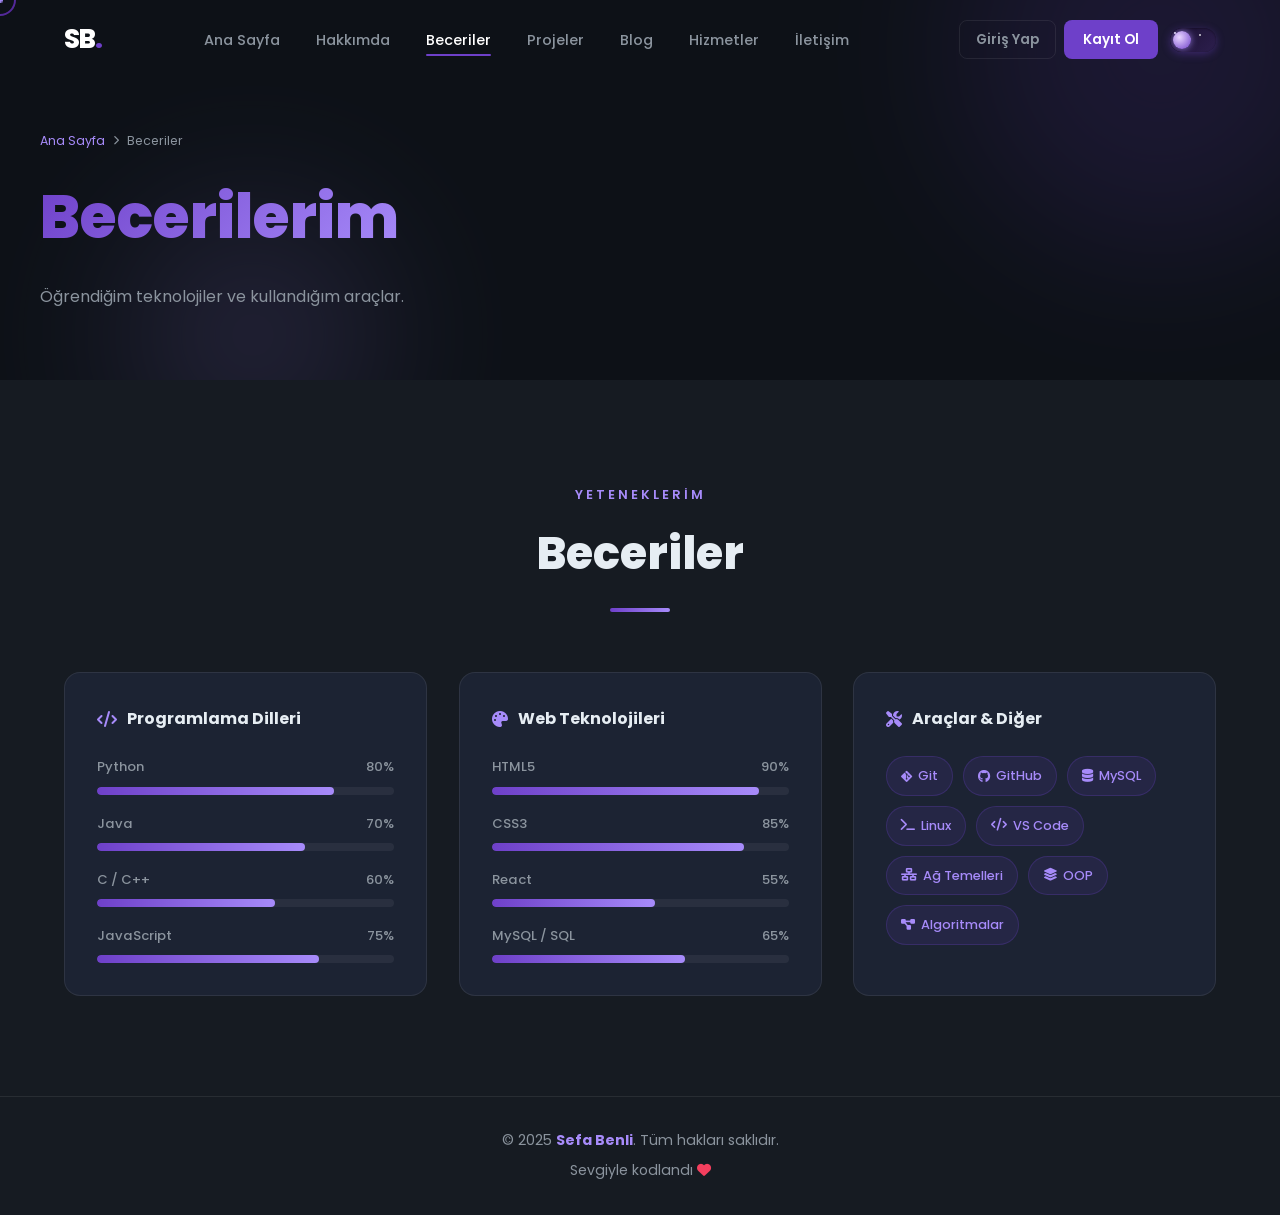
<file: pages/skills.html>
<!DOCTYPE html>
<html lang="tr">
<head>
  <meta charset="UTF-8" />
  <meta name="viewport" content="width=device-width, initial-scale=1.0" />
  <title>Beceriler | Sefa Benli</title>
  <link rel="stylesheet" href="../assets/css/style.css" />
  <link rel="stylesheet" href="../assets/css/responsive.css" />
  <link rel="stylesheet" href="../assets/css/interactions.css" />
  <link rel="stylesheet" href="https://cdnjs.cloudflare.com/ajax/libs/font-awesome/6.5.0/css/all.min.css" />
  <link href="https://fonts.googleapis.com/css2?family=Poppins:wght@300;400;500;600;700;800&display=swap" rel="stylesheet" />
  <style>
    .page-hero { min-height:42vh; background:var(--dark-bg); display:flex; align-items:center; padding:130px 24px 70px; position:relative; overflow:hidden; }
    .page-hero-bg { position:absolute; inset:0; pointer-events:none; }
    .ph-shape { position:absolute; border-radius:50%; filter:blur(80px); opacity:0.15; }
    .ph-shape-1 { width:400px; height:400px; background:var(--accent); top:-150px; right:-80px; }
    .ph-shape-2 { width:250px; height:250px; background:#a78bfa; bottom:-80px; left:10%; }
    .page-hero-content { max-width:1200px; margin:0 auto; width:100%; z-index:1; }
    .page-breadcrumb { font-size:0.78rem; color:var(--text-muted); margin-bottom:14px; display:flex; align-items:center; gap:8px; }
    .page-breadcrumb a { color:var(--accent-2); transition:color 0.3s; }
    .page-breadcrumb a:hover { color:#fff; }
    .page-breadcrumb i { font-size:0.6rem; }
    .page-hero h1 { font-size:clamp(2.2rem,5vw,3.8rem); font-weight:800; color:#fff; margin-bottom:14px; animation: heroReveal 0.7s ease both 0.1s; }
    .page-hero h1 .highlight { background:linear-gradient(135deg,var(--accent),var(--accent-2)); -webkit-background-clip:text; -webkit-text-fill-color:transparent; background-clip:text; }
    .page-hero p { font-size:1rem; color:var(--text-muted); max-width:520px; animation: heroReveal 0.7s ease both 0.25s; }
    @keyframes heroReveal { from{opacity:0;transform:translateY(30px);} to{opacity:1;transform:translateY(0);} }
  </style>
</head>
<body>

  <!-- NAVİGASYON -->
  <nav class="navbar" id="navbar">
    <div class="nav-container">
      <a href="../index.html" class="nav-logo">SB<span class="dot">.</span></a>
      <ul class="nav-links" id="navLinks">
        <li><a href="../index.html">Ana Sayfa</a></li>
        <li><a href="about.html">Hakkımda</a></li>
        <li><a href="skills.html" class="active">Beceriler</a></li>
        <li><a href="projects.html">Projeler</a></li>
        <li><a href="blog.html">Blog</a></li>
        <li><a href="services.html">Hizmetler</a></li>
        <li><a href="contact.html">İletişim</a></li>
        <li class="mobile-auth">
          <a href="login.html" class="nav-btn-login">Giriş Yap</a>
          <a href="register.html" class="nav-btn-register">Kayıt Ol</a>
        </li>
      </ul>
      <div class="nav-auth">
        <a href="login.html" class="nav-btn-login">Giriş Yap</a>
        <a href="register.html" class="nav-btn-register">Kayıt Ol</a>
      </div>
      <button class="hamburger" id="hamburger"><span></span><span></span><span></span></button>
    </div>
  </nav>

  <!-- PAGE HERO -->
  <section class="page-hero">
    <div class="page-hero-bg">
      <div class="ph-shape ph-shape-1"></div>
      <div class="ph-shape ph-shape-2"></div>
    </div>
    <div class="page-hero-content">
      <div class="page-breadcrumb">
        <a href="../index.html">Ana Sayfa</a>
        <i class="fas fa-chevron-right"></i>
        <span>Beceriler</span>
      </div>
      <h1><span class="highlight">Becerilerim</span></h1>
      <p>Öğrendiğim teknolojiler ve kullandığım araçlar.</p>
    </div>
  </section>

  <!-- BECERİLER -->
  <section class="skills" style="background:var(--dark-surface);">
    <div class="container">
      <div class="section-header light">
        <span class="section-tag">Yeteneklerim</span>
        <h2 class="section-title">Beceriler</h2>
        <div class="section-line"></div>
      </div>
      <div class="skills-wrapper">
        <div class="skills-category">
          <h3 class="category-title"><i class="fas fa-code"></i> Programlama Dilleri</h3>
          <div class="skill-bars">
            <div class="skill-bar-item">
              <div class="skill-info"><span>Python</span><span>80%</span></div>
              <div class="skill-bar"><div class="skill-fill" data-width="80"></div></div>
            </div>
            <div class="skill-bar-item">
              <div class="skill-info"><span>Java</span><span>70%</span></div>
              <div class="skill-bar"><div class="skill-fill" data-width="70"></div></div>
            </div>
            <div class="skill-bar-item">
              <div class="skill-info"><span>C / C++</span><span>60%</span></div>
              <div class="skill-bar"><div class="skill-fill" data-width="60"></div></div>
            </div>
            <div class="skill-bar-item">
              <div class="skill-info"><span>JavaScript</span><span>75%</span></div>
              <div class="skill-bar"><div class="skill-fill" data-width="75"></div></div>
            </div>
          </div>
        </div>
        <div class="skills-category">
          <h3 class="category-title"><i class="fas fa-palette"></i> Web Teknolojileri</h3>
          <div class="skill-bars">
            <div class="skill-bar-item">
              <div class="skill-info"><span>HTML5</span><span>90%</span></div>
              <div class="skill-bar"><div class="skill-fill" data-width="90"></div></div>
            </div>
            <div class="skill-bar-item">
              <div class="skill-info"><span>CSS3</span><span>85%</span></div>
              <div class="skill-bar"><div class="skill-fill" data-width="85"></div></div>
            </div>
            <div class="skill-bar-item">
              <div class="skill-info"><span>React</span><span>55%</span></div>
              <div class="skill-bar"><div class="skill-fill" data-width="55"></div></div>
            </div>
            <div class="skill-bar-item">
              <div class="skill-info"><span>MySQL / SQL</span><span>65%</span></div>
              <div class="skill-bar"><div class="skill-fill" data-width="65"></div></div>
            </div>
          </div>
        </div>
        <div class="skills-category">
          <h3 class="category-title"><i class="fas fa-tools"></i> Araçlar & Diğer</h3>
          <div class="skills-tags">
            <span class="skill-tag"><i class="fab fa-git-alt"></i> Git</span>
            <span class="skill-tag"><i class="fab fa-github"></i> GitHub</span>
            <span class="skill-tag"><i class="fas fa-database"></i> MySQL</span>
            <span class="skill-tag"><i class="fas fa-terminal"></i> Linux</span>
            <span class="skill-tag"><i class="fas fa-code"></i> VS Code</span>
            <span class="skill-tag"><i class="fas fa-network-wired"></i> Ağ Temelleri</span>
            <span class="skill-tag"><i class="fas fa-layer-group"></i> OOP</span>
            <span class="skill-tag"><i class="fas fa-project-diagram"></i> Algoritmalar</span>
          </div>
        </div>
      </div>
    </div>
  </section>

  <!-- FOOTER -->
  <footer class="footer">
    <div class="container">
      <p>© 2025 <strong>Sefa Benli</strong>. Tüm hakları saklıdır.</p>
      <p class="footer-sub">Sevgiyle kodlandı <i class="fas fa-heart"></i></p>
    </div>
  </footer>

  <button class="scroll-top" id="scrollTop" aria-label="Yukarı çık">
    <i class="fas fa-chevron-up"></i>
  </button>

  <script src="../assets/js/main.js"></script>
  <script src="../assets/js/interactions.js"></script>
</body>
</html>
</file>
<file: assets/css/style.css>
/* ============================================================
   SEFA BENLİ PORTFOLIO — style.css
   ============================================================ */

/* ---------- RESET & TEMEL ---------- */
*, *::before, *::after { box-sizing: border-box; margin: 0; padding: 0; }

:root {
  --dark-bg:       #0d1117;
  --dark-surface:  #161b22;
  --dark-card:     #1c2333;
  --accent:        #6e40c9;
  --accent-2:      #a78bfa;
  --accent-glow:   rgba(110,64,201,0.35);
  --light-bg:      #f5f7ff;
  --light-surface: #ffffff;
  --light-card:    #eef0fb;
  --text-dark:     #e6edf3;
  --text-muted:    #8b949e;
  --text-light:    #1e293b;
  --text-light-m:  #64748b;
  --border-dark:   rgba(255,255,255,0.08);
  --border-light:  rgba(0,0,0,0.08);
  --radius:        16px;
  --transition:    0.35s cubic-bezier(.4,0,.2,1);
}

html { scroll-behavior: smooth; }

body {
  font-family: 'Poppins', sans-serif;
  background: var(--dark-bg);
  color: var(--text-dark);
  overflow-x: hidden;
  line-height: 1.7;
}

a { text-decoration: none; color: inherit; }
ul { list-style: none; }
img { max-width: 100%; }

/* ---------- SCROLLBAR ---------- */
::-webkit-scrollbar { width: 6px; }
::-webkit-scrollbar-track { background: var(--dark-bg); }
::-webkit-scrollbar-thumb { background: var(--accent); border-radius: 3px; }

/* ---------- CONTAINER ---------- */
.container { max-width: 1200px; margin: 0 auto; padding: 0 24px; }

/* ---------- SECTION ORTAK ---------- */
section { padding: 100px 0; }

.section-header { text-align: center; margin-bottom: 60px; }
.section-header.light .section-title { color: var(--text-dark); }
.section-header.light .section-tag { color: var(--accent-2); }

.section-tag {
  display: inline-block;
  font-size: 0.8rem;
  font-weight: 600;
  letter-spacing: 3px;
  text-transform: uppercase;
  color: var(--accent);
  margin-bottom: 10px;
}

.section-title {
  font-size: clamp(1.8rem, 4vw, 2.8rem);
  font-weight: 800;
  color: var(--text-light);
  margin-bottom: 16px;
}

.section-line {
  width: 60px;
  height: 4px;
  background: linear-gradient(90deg, var(--accent), var(--accent-2));
  border-radius: 2px;
  margin: 0 auto;
}

/* ---------- BUTONLAR ---------- */
.btn {
  display: inline-flex;
  align-items: center;
  gap: 8px;
  padding: 13px 30px;
  border-radius: 50px;
  font-size: 0.9rem;
  font-weight: 600;
  cursor: pointer;
  transition: var(--transition);
  border: none;
  font-family: inherit;
}

.btn-primary {
  background: linear-gradient(135deg, var(--accent), #9b59b6);
  color: #fff;
  box-shadow: 0 4px 20px var(--accent-glow);
}
.btn-primary:hover {
  transform: translateY(-3px);
  box-shadow: 0 8px 30px var(--accent-glow);
}

.btn-outline {
  background: transparent;
  color: var(--text-dark);
  border: 2px solid rgba(255,255,255,0.2);
}
.btn-outline:hover {
  border-color: var(--accent);
  color: var(--accent-2);
  transform: translateY(-3px);
}

.btn-full { width: 100%; justify-content: center; }

/* ============================================================
   NAVBAR
   ============================================================ */
.navbar {
  position: fixed;
  top: 0; left: 0; right: 0;
  z-index: 1000;
  padding: 18px 0;
  transition: var(--transition);
}

.navbar.scrolled {
  background: rgba(13,17,23,0.92);
  backdrop-filter: blur(20px);
  padding: 12px 0;
  box-shadow: 0 1px 0 var(--border-dark);
}

.nav-container {
  max-width: 1200px;
  margin: 0 auto;
  padding: 0 24px;
  display: flex;
  align-items: center;
  justify-content: space-between;
}

.nav-logo {
  font-size: 1.6rem;
  font-weight: 800;
  color: #fff;
  letter-spacing: -1px;
}
.nav-logo .dot { color: var(--accent); }

.nav-links {
  display: flex;
  gap: 36px;
}

.nav-links a {
  font-size: 0.9rem;
  font-weight: 500;
  color: var(--text-muted);
  position: relative;
  transition: color var(--transition);
}
.nav-links a::after {
  content: '';
  position: absolute;
  bottom: -4px; left: 0;
  width: 0; height: 2px;
  background: var(--accent);
  border-radius: 1px;
  transition: width var(--transition);
}
.nav-links a:hover { color: #fff; }
.nav-links a:hover::after { width: 100%; }
.nav-links a.active { color: #fff; }
.nav-links a.active::after { width: 100%; }

/* Giriş / Kayıt butonları */
.nav-auth {
  display: flex;
  align-items: center;
  gap: 10px;
  margin-left: 8px;
}

.nav-btn-login {
  font-size: 0.85rem;
  font-weight: 600;
  color: var(--text-muted);
  padding: 7px 16px;
  border-radius: 8px;
  border: 1px solid var(--border-dark);
  transition: color var(--transition), border-color var(--transition), background var(--transition);
}
.nav-btn-login:hover {
  color: #fff;
  border-color: rgba(255,255,255,0.25);
  background: rgba(255,255,255,0.05);
}

.nav-btn-register {
  font-size: 0.85rem;
  font-weight: 600;
  color: #fff;
  padding: 7px 18px;
  border-radius: 8px;
  background: var(--accent);
  border: 1px solid transparent;
  transition: background var(--transition), box-shadow var(--transition), transform var(--transition);
}
.nav-btn-register:hover {
  background: var(--accent-2, #7c5cbf);
  box-shadow: 0 4px 20px rgba(110,64,201,0.45);
  transform: translateY(-1px);
}

.hamburger {
  display: none;
  flex-direction: column;
  gap: 5px;
  background: none;
  border: none;
  cursor: pointer;
  padding: 4px;
}
.hamburger span {
  display: block;
  width: 24px; height: 2px;
  background: #fff;
  border-radius: 1px;
  transition: var(--transition);
}

/* ============================================================
   HERO
   ============================================================ */
.hero {
  min-height: 100vh;
  background: var(--dark-bg);
  display: flex;
  align-items: center;
  justify-content: center;
  position: relative;
  overflow: hidden;
  padding: 100px 24px 60px;
  gap: 60px;
  flex-wrap: wrap;
}

/* Arka plan şekilleri */
.hero-bg-shapes { position: absolute; inset: 0; pointer-events: none; }
.shape {
  position: absolute;
  border-radius: 50%;
  filter: blur(80px);
  opacity: 0.18;
}
.shape-1 {
  width: 500px; height: 500px;
  background: var(--accent);
  top: -150px; left: -150px;
}
.shape-2 {
  width: 350px; height: 350px;
  background: #9b59b6;
  bottom: -100px; right: -80px;
}
.shape-3 {
  width: 200px; height: 200px;
  background: #3b82f6;
  top: 50%; left: 50%;
  transform: translate(-50%,-50%);
}

.hero-content {
  max-width: 560px;
  z-index: 1;
}

.hero-greeting {
  font-size: 1rem;
  color: var(--accent-2);
  font-weight: 500;
  letter-spacing: 2px;
  margin-bottom: 8px;
}

.hero-name {
  font-size: clamp(2.5rem, 6vw, 4.5rem);
  font-weight: 800;
  line-height: 1.1;
  margin-bottom: 16px;
  color: #fff;
}
.hero-name .highlight {
  background: linear-gradient(135deg, var(--accent), var(--accent-2));
  -webkit-background-clip: text;
  -webkit-text-fill-color: transparent;
  background-clip: text;
}

.hero-typed-wrapper {
  font-size: 1.15rem;
  font-weight: 500;
  color: var(--text-muted);
  margin-bottom: 20px;
}
.typed-text { color: var(--accent-2); font-weight: 600; }
.typed-cursor {
  color: var(--accent);
  animation: blink 1s step-end infinite;
}
@keyframes blink { 0%,100%{opacity:1} 50%{opacity:0} }

.hero-desc {
  font-size: 1rem;
  color: var(--text-muted);
  margin-bottom: 36px;
  line-height: 1.8;
}

.hero-buttons { display: flex; gap: 16px; flex-wrap: wrap; margin-bottom: 36px; }

.hero-socials { display: flex; gap: 16px; }
.hero-socials a {
  width: 42px; height: 42px;
  border-radius: 50%;
  border: 1px solid var(--border-dark);
  display: flex; align-items: center; justify-content: center;
  color: var(--text-muted);
  font-size: 1rem;
  transition: var(--transition);
}
.hero-socials a:hover {
  border-color: var(--accent);
  color: var(--accent-2);
  background: rgba(110,64,201,0.15);
  transform: translateY(-3px);
}

/* Avatar */
.hero-visual {
  position: relative;
  z-index: 1;
  width: 320px;
  height: 320px;
  display: flex;
  align-items: center;
  justify-content: center;
}

.avatar-ring {
  width: 260px; height: 260px;
  border-radius: 50%;
  background: linear-gradient(135deg, var(--accent), var(--accent-2), #3b82f6);
  padding: 4px;
  animation: spin-slow 10s linear infinite;
}
@keyframes spin-slow { to { transform: rotate(360deg); } }

.avatar-inner {
  width: 100%; height: 100%;
  border-radius: 50%;
  background: var(--dark-surface);
  display: flex;
  align-items: center;
  justify-content: center;
}

.avatar-initials {
  font-size: 4rem;
  font-weight: 800;
  background: linear-gradient(135deg, var(--accent), var(--accent-2));
  -webkit-background-clip: text;
  -webkit-text-fill-color: transparent;
  background-clip: text;
  animation: spin-slow-reverse 10s linear infinite;
}
@keyframes spin-slow-reverse { to { transform: rotate(-360deg); } }

/* Floating badges */
.floating-badge {
  position: absolute;
  background: var(--dark-card);
  border: 1px solid var(--border-dark);
  border-radius: 50px;
  padding: 8px 14px;
  font-size: 0.78rem;
  font-weight: 600;
  color: var(--text-dark);
  display: flex;
  align-items: center;
  gap: 6px;
  white-space: nowrap;
  box-shadow: 0 4px 20px rgba(0,0,0,0.3);
}
.floating-badge i { color: var(--accent-2); }

.badge-1 { top: 10px; right: -10px; animation: float1 3s ease-in-out infinite; }
.badge-2 { bottom: 30px; right: -20px; animation: float2 3.5s ease-in-out infinite; }
.badge-3 { top: 50%; left: -30px; transform: translateY(-50%); animation: float3 4s ease-in-out infinite; }
.badge-4 { bottom: 10px; left: 10px; animation: float4 3.2s ease-in-out infinite; }

@keyframes float1 { 0%,100%{transform:translateY(0)} 50%{transform:translateY(-10px)} }
@keyframes float2 { 0%,100%{transform:translateY(0)} 50%{transform:translateY(10px)} }
@keyframes float3 { 0%,100%{transform:translateY(-50%) translateX(0)} 50%{transform:translateY(-50%) translateX(-8px)} }
@keyframes float4 { 0%,100%{transform:translateY(0)} 50%{transform:translateY(-8px)} }

/* Scroll down */
.scroll-down {
  position: absolute;
  bottom: 30px;
  left: 50%;
  transform: translateX(-50%);
  color: var(--text-muted);
  font-size: 1.2rem;
  animation: bounce 2s ease-in-out infinite;
  z-index: 1;
}
@keyframes bounce { 0%,100%{transform:translateX(-50%) translateY(0)} 50%{transform:translateX(-50%) translateY(8px)} }

/* ============================================================
   HAKKIMDA
   ============================================================ */
.about {
  background: var(--light-bg);
}

.about .section-title { color: var(--text-light); }
.about .section-tag { color: var(--accent); }

.about-grid {
  display: grid;
  grid-template-columns: 1fr 1.5fr;
  gap: 60px;
  align-items: center;
}

.about-card-visual {
  display: flex;
  flex-direction: column;
  align-items: center;
  gap: 32px;
}

.about-avatar {
  width: 220px; height: 220px;
  border-radius: 30px;
  background: linear-gradient(135deg, var(--accent), var(--accent-2));
  display: flex;
  align-items: center;
  justify-content: center;
  font-size: 4rem;
  font-weight: 800;
  color: #fff;
  box-shadow: 0 20px 60px rgba(110,64,201,0.35);
  position: relative;
}
.about-avatar::before {
  content: '';
  position: absolute;
  inset: -4px;
  border-radius: 34px;
  background: linear-gradient(135deg, var(--accent), var(--accent-2), #3b82f6);
  z-index: -1;
  opacity: 0.4;
}

.about-stats {
  display: flex;
  gap: 24px;
}

.stat-item {
  text-align: center;
  background: var(--light-surface);
  padding: 20px 24px;
  border-radius: var(--radius);
  box-shadow: 0 4px 20px rgba(0,0,0,0.06);
  border: 1px solid var(--border-light);
  min-width: 80px;
}

.stat-num {
  display: block;
  font-size: 2rem;
  font-weight: 800;
  color: var(--accent);
  line-height: 1;
}

.stat-label {
  font-size: 0.72rem;
  color: var(--text-light-m);
  font-weight: 500;
  margin-top: 4px;
  display: block;
}

.about-text h3 {
  font-size: 1.5rem;
  font-weight: 700;
  color: var(--text-light);
  margin-bottom: 16px;
}

.about-text p {
  color: var(--text-light-m);
  margin-bottom: 16px;
  font-size: 0.95rem;
}

.about-info-grid {
  display: grid;
  grid-template-columns: 1fr 1fr;
  gap: 16px;
  margin: 28px 0;
}

.info-item {
  display: flex;
  align-items: center;
  gap: 12px;
  background: var(--light-surface);
  padding: 14px 16px;
  border-radius: 12px;
  border: 1px solid var(--border-light);
}

.info-item i {
  font-size: 1.1rem;
  color: var(--accent);
  width: 20px;
  text-align: center;
}

.info-label {
  display: block;
  font-size: 0.72rem;
  color: var(--text-light-m);
  font-weight: 500;
}

.info-value {
  display: block;
  font-size: 0.85rem;
  color: var(--text-light);
  font-weight: 600;
}

/* ============================================================
   BECERİLER
   ============================================================ */
.skills {
  background: var(--dark-surface);
}

.skills-wrapper {
  display: grid;
  grid-template-columns: 1fr 1fr 1fr;
  gap: 32px;
}

.skills-category {
  background: var(--dark-card);
  border: 1px solid var(--border-dark);
  border-radius: var(--radius);
  padding: 32px;
  transition: var(--transition);
}
.skills-category:hover {
  border-color: rgba(110,64,201,0.4);
  transform: translateY(-4px);
  box-shadow: 0 12px 40px rgba(110,64,201,0.15);
}

.category-title {
  font-size: 1rem;
  font-weight: 700;
  color: var(--text-dark);
  margin-bottom: 24px;
  display: flex;
  align-items: center;
  gap: 10px;
}
.category-title i { color: var(--accent-2); }

.skill-bars { display: flex; flex-direction: column; gap: 18px; }

.skill-bar-item {}

.skill-info {
  display: flex;
  justify-content: space-between;
  font-size: 0.82rem;
  font-weight: 500;
  color: var(--text-muted);
  margin-bottom: 8px;
}

.skill-bar {
  height: 8px;
  background: rgba(255,255,255,0.06);
  border-radius: 4px;
  overflow: hidden;
}

.skill-fill {
  height: 100%;
  width: 0;
  background: linear-gradient(90deg, var(--accent), var(--accent-2));
  border-radius: 4px;
  transition: width 1.2s cubic-bezier(.4,0,.2,1);
}

.skills-tags {
  display: flex;
  flex-wrap: wrap;
  gap: 10px;
}

.skill-tag {
  background: rgba(110,64,201,0.12);
  border: 1px solid rgba(110,64,201,0.25);
  color: var(--accent-2);
  padding: 8px 14px;
  border-radius: 50px;
  font-size: 0.8rem;
  font-weight: 500;
  display: flex;
  align-items: center;
  gap: 6px;
  transition: var(--transition);
  cursor: default;
}
.skill-tag:hover {
  background: rgba(110,64,201,0.25);
  transform: translateY(-2px);
}

/* ============================================================
   PROJELER
   ============================================================ */
.projects {
  background: var(--light-bg);
}

.projects .section-title { color: var(--text-light); }
.projects .section-tag { color: var(--accent); }

.projects-filter {
  display: flex;
  justify-content: center;
  gap: 12px;
  margin-bottom: 48px;
  flex-wrap: wrap;
}

.filter-btn {
  padding: 9px 24px;
  border-radius: 50px;
  border: 2px solid var(--border-light);
  background: var(--light-surface);
  color: var(--text-light-m);
  font-size: 0.85rem;
  font-weight: 600;
  cursor: pointer;
  transition: var(--transition);
  font-family: inherit;
}
.filter-btn:hover,
.filter-btn.active {
  background: var(--accent);
  border-color: var(--accent);
  color: #fff;
  box-shadow: 0 4px 16px var(--accent-glow);
}

.projects-grid {
  display: grid;
  grid-template-columns: repeat(3, 1fr);
  gap: 28px;
}

.project-card {
  background: var(--light-surface);
  border-radius: var(--radius);
  overflow: hidden;
  border: 1px solid var(--border-light);
  transition: var(--transition);
  display: flex;
  flex-direction: column;
}
.project-card:hover {
  transform: translateY(-8px);
  box-shadow: 0 20px 50px rgba(110,64,201,0.15);
  border-color: rgba(110,64,201,0.3);
}
.project-card.hidden { display: none; }

.project-img {
  height: 160px;
  background: linear-gradient(135deg, var(--accent) 0%, #9b59b6 50%, #3b82f6 100%);
  display: flex;
  align-items: center;
  justify-content: center;
  position: relative;
  overflow: hidden;
}
.project-img::before {
  content: '';
  position: absolute;
  inset: 0;
  background: rgba(0,0,0,0.15);
}

.project-icon {
  font-size: 3rem;
  color: rgba(255,255,255,0.9);
  z-index: 1;
}

.project-body { padding: 24px; flex: 1; display: flex; flex-direction: column; }

.project-tags {
  display: flex;
  gap: 8px;
  flex-wrap: wrap;
  margin-bottom: 12px;
}

.ptag {
  font-size: 0.7rem;
  font-weight: 600;
  padding: 3px 10px;
  border-radius: 50px;
  background: rgba(110,64,201,0.1);
  color: var(--accent);
  border: 1px solid rgba(110,64,201,0.2);
}

.project-body h3 {
  font-size: 1.05rem;
  font-weight: 700;
  color: var(--text-light);
  margin-bottom: 10px;
}

.project-body p {
  font-size: 0.85rem;
  color: var(--text-light-m);
  line-height: 1.7;
  flex: 1;
  margin-bottom: 20px;
}

.project-links { display: flex; gap: 12px; }

.plink {
  display: inline-flex;
  align-items: center;
  gap: 6px;
  font-size: 0.82rem;
  font-weight: 600;
  color: var(--text-light-m);
  padding: 7px 16px;
  border-radius: 50px;
  border: 1.5px solid var(--border-light);
  transition: var(--transition);
}
.plink:hover {
  border-color: var(--accent);
  color: var(--accent);
}
.plink-live {
  background: var(--accent);
  border-color: var(--accent);
  color: #fff;
}
.plink-live:hover {
  background: #5c35a8;
  border-color: #5c35a8;
  color: #fff;
}

/* ============================================================
   İLETİŞİM
   ============================================================ */
.contact {
  background: var(--dark-bg);
}

.contact-grid {
  display: grid;
  grid-template-columns: 1fr 1.3fr;
  gap: 60px;
  align-items: start;
}

.contact-info h3 {
  font-size: 1.6rem;
  font-weight: 700;
  color: var(--text-dark);
  margin-bottom: 16px;
  line-height: 1.3;
}

.contact-info > p {
  color: var(--text-muted);
  font-size: 0.95rem;
  margin-bottom: 36px;
  line-height: 1.8;
}

.contact-items { display: flex; flex-direction: column; gap: 20px; margin-bottom: 36px; }

.contact-item {
  display: flex;
  align-items: center;
  gap: 16px;
}

.contact-icon {
  width: 48px; height: 48px;
  border-radius: 14px;
  background: rgba(110,64,201,0.15);
  border: 1px solid rgba(110,64,201,0.25);
  display: flex;
  align-items: center;
  justify-content: center;
  font-size: 1.1rem;
  color: var(--accent-2);
  flex-shrink: 0;
}

.contact-label {
  display: block;
  font-size: 0.72rem;
  color: var(--text-muted);
  font-weight: 500;
  margin-bottom: 2px;
}

.contact-value {
  display: block;
  font-size: 0.9rem;
  color: var(--text-dark);
  font-weight: 600;
}

.contact-socials { display: flex; gap: 12px; }

.social-btn {
  width: 44px; height: 44px;
  border-radius: 12px;
  background: var(--dark-card);
  border: 1px solid var(--border-dark);
  display: flex;
  align-items: center;
  justify-content: center;
  color: var(--text-muted);
  font-size: 1rem;
  transition: var(--transition);
}
.social-btn:hover {
  background: var(--accent);
  border-color: var(--accent);
  color: #fff;
  transform: translateY(-3px);
}

/* Form */
.contact-form {
  background: var(--dark-card);
  border: 1px solid var(--border-dark);
  border-radius: var(--radius);
  padding: 36px;
  display: flex;
  flex-direction: column;
  gap: 20px;
}

.form-group { display: flex; flex-direction: column; gap: 8px; }

.form-group label {
  font-size: 0.82rem;
  font-weight: 600;
  color: var(--text-muted);
  letter-spacing: 0.5px;
}

.form-group input,
.form-group textarea {
  background: rgba(255,255,255,0.04);
  border: 1.5px solid var(--border-dark);
  border-radius: 10px;
  padding: 13px 16px;
  color: var(--text-dark);
  font-size: 0.9rem;
  font-family: inherit;
  transition: var(--transition);
  resize: vertical;
}
.form-group input:focus,
.form-group textarea:focus {
  outline: none;
  border-color: var(--accent);
  background: rgba(110,64,201,0.06);
}
.form-group input::placeholder,
.form-group textarea::placeholder { color: var(--text-muted); }

.form-success {
  display: none;
  align-items: center;
  gap: 10px;
  background: rgba(34,197,94,0.12);
  border: 1px solid rgba(34,197,94,0.3);
  border-radius: 10px;
  padding: 14px 18px;
  color: #4ade80;
  font-size: 0.88rem;
  font-weight: 500;
}
.form-success.show { display: flex; }

/* ============================================================
   FOOTER
   ============================================================ */
.footer {
  background: var(--dark-surface);
  border-top: 1px solid var(--border-dark);
  padding: 32px 0;
  text-align: center;
}

.footer p {
  color: var(--text-muted);
  font-size: 0.88rem;
}
.footer strong { color: var(--accent-2); }
.footer-sub {
  margin-top: 6px;
  font-size: 0.8rem;
}
.footer-sub i { color: #f43f5e; }

/* ============================================================
   SCROLL TO TOP
   ============================================================ */
.scroll-top {
  position: fixed;
  bottom: 30px;
  right: 30px;
  width: 46px; height: 46px;
  border-radius: 50%;
  background: var(--accent);
  color: #fff;
  border: none;
  cursor: pointer;
  font-size: 1rem;
  display: flex;
  align-items: center;
  justify-content: center;
  box-shadow: 0 4px 20px var(--accent-glow);
  opacity: 0;
  pointer-events: none;
  transform: translateY(20px);
  transition: var(--transition);
  z-index: 999;
}
.scroll-top.visible {
  opacity: 1;
  pointer-events: all;
  transform: translateY(0);
}
.scroll-top:hover { background: #5c35a8; transform: translateY(-3px); }

/* ============================================================
   RESPONSIVE
   ============================================================ */
@media (max-width: 1024px) {
  .skills-wrapper { grid-template-columns: 1fr 1fr; }
  .projects-grid { grid-template-columns: 1fr 1fr; }
}

/* NAV OVERLAY */
.nav-overlay {
  display: none;
  position: fixed;
  inset: 0;
  background: rgba(0,0,0,0.55);
  z-index: 1040;
  backdrop-filter: blur(2px);
  -webkit-backdrop-filter: blur(2px);
}
.nav-overlay.active { display: block; }

/* Mobile-auth: masaüstünde gizli, mobilden responsive.css açar */
.nav-links .mobile-auth { display: none; }

@media (max-width: 768px) {
  section { padding: 70px 0; }

  /* Navbar */
  .nav-links {
    position: fixed;
    top: 0; right: -100%;
    width: min(280px, 80vw);
    height: 100vh;
    background: var(--dark-surface);
    flex-direction: column;
    justify-content: center;
    align-items: center;
    gap: 28px;
    transition: right var(--transition);
    border-left: 1px solid var(--border-dark);
    z-index: 1050;
    padding: 80px 24px 40px;
    overflow-y: auto;
  }
  .nav-links.open { right: 0; }
  .nav-links a {
    font-size: 1.05rem;
    color: var(--text-dark);
    padding: 6px 0;
    width: 100%;
    text-align: center;
  }
  /* Mobil menüde auth butonları */
  .nav-links .mobile-auth {
    display: flex;
    flex-direction: column;
    gap: 10px;
    width: 100%;
    margin-top: 16px;
    padding-top: 20px;
    border-top: 1px solid var(--border-dark);
  }
  .nav-links .mobile-auth a {
    text-align: center;
    padding: 10px 20px;
    border-radius: 8px;
    font-size: 0.9rem;
    font-weight: 600;
  }
  .nav-links .mobile-auth .nav-btn-login {
    border: 1px solid rgba(255,255,255,0.2);
    color: var(--text-dark);
  }
  .nav-links .mobile-auth .nav-btn-register {
    background: var(--accent);
    color: #fff;
  }
  .hamburger  { display: flex; z-index: 1100; }
  .nav-auth   { display: none; }

  /* Hero */

  .hero { flex-direction: column; text-align: center; padding-top: 120px; }
  .hero-buttons { justify-content: center; }
  .hero-socials { justify-content: center; }
  .hero-visual { width: 260px; height: 260px; }
  .avatar-ring { width: 200px; height: 200px; }

  .about-grid { grid-template-columns: 1fr; }
  .about-info-grid { grid-template-columns: 1fr; }

  .skills-wrapper { grid-template-columns: 1fr; }
  .projects-grid { grid-template-columns: 1fr; }

  .contact-grid { grid-template-columns: 1fr; }
  .contact-form { padding: 24px; }
}

@media (max-width: 480px) {
  .hero-name    { font-size: 2.2rem; }
  .about-stats  { gap: 12px; }
  .stat-item    { padding: 14px 16px; }
  .floating-badge { display: none; }
  .hero-buttons { flex-direction: column; align-items: center; gap: 12px; }
  .hero-buttons .btn { width: 100%; max-width: 260px; justify-content: center; }
  .footer-grid { grid-template-columns: 1fr; gap: 24px; text-align: center; }
  .footer-social { justify-content: center; }
  .footer-bottom-inner { flex-direction: column; gap: 8px; text-align: center; }
}

/* ============================================================
   EK ANİMASYONLAR — UI bozulmaz, sadece hareket eklenir
   ============================================================ */

/* ---------- SAYFA GİRİŞ REVEAL ---------- */
@keyframes heroReveal {
  from { opacity: 0; transform: translateY(40px); }
  to   { opacity: 1; transform: translateY(0); }
}
@keyframes heroRevealRight {
  from { opacity: 0; transform: translateX(60px) scale(0.92); }
  to   { opacity: 1; transform: translateX(0) scale(1); }
}
@keyframes fadeSlideDown {
  from { opacity: 0; transform: translateY(-20px); }
  to   { opacity: 1; transform: translateY(0); }
}

.hero-greeting  { animation: heroReveal 0.7s ease both; animation-delay: 0.1s; }
.hero-name      { animation: heroReveal 0.7s ease both; animation-delay: 0.25s; }
.hero-typed-wrapper { animation: heroReveal 0.7s ease both; animation-delay: 0.38s; }
.hero-desc      { animation: heroReveal 0.7s ease both; animation-delay: 0.5s; }
.hero-buttons   { animation: heroReveal 0.7s ease both; animation-delay: 0.62s; }
.hero-socials   { animation: heroReveal 0.7s ease both; animation-delay: 0.74s; }
.hero-visual    { animation: heroRevealRight 0.9s cubic-bezier(.2,.8,.3,1) both; animation-delay: 0.3s; }

/* Navbar giriş */
.navbar { animation: fadeSlideDown 0.6s ease both; }

/* ---------- PARALLAX ŞEKILLER ---------- */
.shape { transition: transform 0.1s linear; }

/* ---------- SECTION BAŞLIK ANİMASYONU ---------- */
@keyframes lineGrow {
  from { width: 0; }
  to   { width: 60px; }
}
@keyframes tagPop {
  from { opacity: 0; letter-spacing: 8px; }
  to   { opacity: 1; letter-spacing: 3px; }
}
@keyframes titleSlide {
  from { opacity: 0; transform: translateY(24px); }
  to   { opacity: 1; transform: translateY(0); }
}

.section-header.anim-ready .section-tag   { animation: tagPop   0.6s ease both; }
.section-header.anim-ready .section-title { animation: titleSlide 0.6s ease both 0.15s; }
.section-header.anim-ready .section-line  { animation: lineGrow  0.8s cubic-bezier(.4,0,.2,1) both 0.35s; }

/* ---------- PROJE KARTI: TILT + SHIMMER ---------- */
.project-card { perspective: 800px; will-change: transform; }

.project-img::after {
  content: '';
  position: absolute;
  inset: 0;
  background: linear-gradient(105deg,
    transparent 40%,
    rgba(255,255,255,0.18) 50%,
    transparent 60%
  );
  transform: translateX(-100%);
  transition: transform 0s;
  pointer-events: none;
}
.project-card:hover .project-img::after {
  transform: translateX(100%);
  transition: transform 0.55s ease;
}

/* ---------- SKILL TAG STAGGER ---------- */
.skill-tag {
  opacity: 0;
  transform: scale(0.85);
  transition: opacity 0.4s ease, transform 0.4s ease, background var(--transition), color var(--transition);
}
.skill-tag.tag-visible {
  opacity: 1;
  transform: scale(1);
}

/* ---------- SKILLS CATEGORY GLOW PULSE ---------- */
@keyframes glowPulse {
  0%,100% { box-shadow: 0 0 0 0 rgba(110,64,201,0); }
  50%      { box-shadow: 0 0 24px 4px rgba(110,64,201,0.18); }
}
.skills-category:hover { animation: glowPulse 1.8s ease-in-out infinite; }

/* ---------- CONTACT ITEM SLIDE-IN ---------- */
.contact-item {
  opacity: 0;
  transform: translateX(-24px);
  transition: opacity 0.5s ease, transform 0.5s ease;
}
.contact-item.ci-visible {
  opacity: 1;
  transform: translateX(0);
}

/* ---------- SOCIAL BTN RIPPLE ---------- */
.social-btn { overflow: hidden; position: relative; }
.social-btn::after {
  content: '';
  position: absolute;
  inset: 50%;
  background: rgba(255,255,255,0.25);
  border-radius: 50%;
  transform: scale(0);
  transition: inset 0.4s ease, transform 0.4s ease, opacity 0.4s ease;
  opacity: 0;
}
.social-btn:active::after {
  inset: 0;
  transform: scale(1);
  opacity: 1;
}

/* ---------- SCROLL TOP PULSE ---------- */
@keyframes scrollPulse {
  0%,100% { box-shadow: 0 4px 20px var(--accent-glow); }
  50%     { box-shadow: 0 4px 32px rgba(110,64,201,0.6); }
}
.scroll-top.visible { animation: scrollPulse 2s ease-in-out infinite; }
.scroll-top:hover   { animation: none; }

/* ---------- FORM INPUT FOCUS FLY ---------- */
.form-group {
  transition: transform 0.25s ease;
}
.form-group:focus-within {
  transform: translateY(-2px);
}

/* ---------- ABOUT AVATAR GLOW ---------- */
@keyframes avatarGlow {
  0%,100% { box-shadow: 0 20px 60px rgba(110,64,201,0.35); }
  50%     { box-shadow: 0 20px 80px rgba(110,64,201,0.6), 0 0 40px rgba(167,139,250,0.3); }
}
.about-avatar { animation: avatarGlow 3s ease-in-out infinite; }

/* ---------- STAT ITEM STAGGER ---------- */
.stat-item {
  opacity: 0;
  transform: translateY(20px);
  transition: opacity 0.5s ease, transform 0.5s ease, box-shadow 0.35s;
}
.stat-item.stat-visible {
  opacity: 1;
  transform: translateY(0);
}
.stat-item:hover {
  box-shadow: 0 8px 30px rgba(110,64,201,0.15);
  transform: translateY(-4px) !important;
}

/* ---------- FOOTER HEART BEAT ---------- */
@keyframes heartbeat {
  0%,100% { transform: scale(1); }
  14%     { transform: scale(1.3); }
  28%     { transform: scale(1); }
  42%     { transform: scale(1.2); }
  56%     { transform: scale(1); }
}
.footer-sub i { animation: heartbeat 2s ease-in-out infinite; display: inline-block; }

/* ---------- FLOATING BADGE GLOW ---------- */
.floating-badge {
  transition: box-shadow 0.3s ease, transform 0.3s ease;
}
.floating-badge:hover {
  box-shadow: 0 8px 30px rgba(110,64,201,0.4);
  transform: scale(1.08);
}

/* ===== SAYFA GEÇİŞ ANİMASYONU ===== */
body {
  animation: pageReveal 0.45s ease forwards;
}
@keyframes pageReveal {
  from { opacity: 0; transform: translateY(8px); }
  to   { opacity: 1; transform: translateY(0); }
}
body.page-exit {
  animation: pageExit 0.38s ease forwards;
  pointer-events: none;
}
@keyframes pageExit {
  from { opacity: 1; transform: translateY(0); }
  to   { opacity: 0; transform: translateY(-8px); }
}

/* Kullanıcı giriş durumu navbar */
.nav-user {
  display: flex;
  align-items: center;
  gap: 10px;
}
.nav-user-name {
  font-size: 0.85rem;
  font-weight: 600;
  color: var(--text-dark);
  display: flex;
  align-items: center;
  gap: 6px;
}
.nav-user-name i {
  color: var(--accent);
  font-size: 1rem;
}
.nav-btn-logout {
  font-size: 0.85rem;
  font-weight: 600;
  color: #fff;
  padding: 7px 16px;
  border-radius: 8px;
  background: rgba(239,68,68,0.15);
  border: 1px solid rgba(239,68,68,0.35);
  cursor: pointer;
  transition: background var(--transition), border-color var(--transition);
  text-decoration: none;
  display: flex;
  align-items: center;
  gap: 6px;
}
.nav-btn-logout:hover {
  background: rgba(239,68,68,0.35);
  border-color: rgba(239,68,68,0.7);
}
</file>
<file: assets/css/responsive.css>
/* ============================================================
   SEFA BENLİ PORTFOLIO — responsive.css
   Tüm sayfalar için ortak responsive kurallar
   ============================================================ */

/* ---- TABLET (max 1024px) ---- */
@media (max-width: 1024px) {
  .page-hero h1 { font-size: clamp(2rem, 5vw, 3rem); }
  .two-col      { grid-template-columns: 1fr; }
  .three-col    { grid-template-columns: 1fr 1fr; }
}

/* ---- MOBİL (max 768px) ---- */
@media (max-width: 768px) {
  .page-hero        { padding: 130px 24px 60px; }
  .page-hero h1     { font-size: 2rem; }
  .page-section     { padding: 60px 0; }
  .three-col        { grid-template-columns: 1fr; }
  .two-col          { grid-template-columns: 1fr; }

  /* Navbar mobile (zaten style.css'te var, burada güçlendirilir) */
  .nav-links { gap: 28px; }
  .nav-links a { font-size: 1.05rem; }

  /* Blog */
  .blog-grid        { grid-template-columns: 1fr; }

  /* About page */
  .about-page-grid  { grid-template-columns: 1fr; }

  /* Projects page */
  .projects-page-grid { grid-template-columns: 1fr; }

  /* Contact page */
  .contact-page-grid { grid-template-columns: 1fr; }

  /* Auth pages */
  .auth-card { padding: 28px 20px; }

  /* Admin */
  .admin-sidebar    { display: none; }
  .admin-layout     { grid-template-columns: 1fr; }
  .admin-stats-grid { grid-template-columns: 1fr 1fr; }
}

/* ---- KÜÇÜK MOBİL (max 480px) ---- */
@media (max-width: 480px) {
  .page-hero h1       { font-size: 1.7rem; }
  .auth-card          { margin: 0 12px; }
  .admin-stats-grid   { grid-template-columns: 1fr; }
  .blog-card-meta     { flex-direction: column; gap: 4px; }
  .service-icon       { width: 60px; height: 60px; font-size: 1.4rem; }
}
</file>
<file: assets/css/interactions.css>
/* ================================================================
   interactions.css  — v3  FULL REWRITE
   FIX: Navbar layout düzeltmesi + 10 etkileşim CSS
   ================================================================ */

/* ----------------------------------------------------------------
   NAVBAR LAYOUT FIX
   Auth sayfalarında body flex olunca nav-container kırılıyordu.
   ThemeToggle'ı nav-auth içine alıyoruz, flex wrap önlüyoruz.
   ---------------------------------------------------------------- */
.nav-container {
  flex-wrap: nowrap !important;
  gap: 0;
}
.nav-auth {
  display: flex;
  align-items: center;
  gap: 8px;
  flex-shrink: 0;
  flex-wrap: nowrap;
}
/* Toggle butonu nav-auth içine taşındı — artık dışarı taşmıyor */
.nav-auth #themeToggle {
  margin-left: 4px;
  flex-shrink: 0;
}

/* ----------------------------------------------------------------
   ETK 1: DARK / LIGHT MODE
   ---------------------------------------------------------------- */
body {
  transition: background-color 0.4s cubic-bezier(.4,0,.2,1),
              color 0.4s cubic-bezier(.4,0,.2,1);
}

/* — Light mode overrides — */
body.light-mode { background: var(--light-bg); color: var(--text-light); }

body.light-mode .navbar.scrolled {
  background: rgba(245,247,255,0.95) !important;
  box-shadow: 0 1px 0 var(--border-light) !important;
}
body.light-mode .navbar:not(.scrolled) {
  background: rgba(245,247,255,0.8);
  backdrop-filter: blur(14px);
}
body.light-mode .nav-logo              { color: var(--text-light); }
body.light-mode .nav-links a           { color: var(--text-light-m); }
body.light-mode .nav-links a:hover,
body.light-mode .nav-links a.active    { color: var(--text-light); }
body.light-mode .hamburger span        { background: var(--text-light); }
body.light-mode .nav-btn-login         { color: var(--text-light-m); border-color: var(--border-light); }
body.light-mode .nav-btn-login:hover   { color: var(--text-light); background: rgba(0,0,0,0.04); }
body.light-mode .nav-btn-register      { background: var(--accent); color: #fff; }
body.light-mode .nav-links.open        { background: var(--light-surface); border-left-color: var(--border-light); }
body.light-mode .hero                  { background: var(--light-bg); }
body.light-mode .hero-name             { color: var(--text-light); }
body.light-mode .hero-greeting         { color: var(--accent); }
body.light-mode .hero-desc             { color: var(--text-light-m); }
body.light-mode .hero-typed-wrapper    { color: var(--text-light-m); }
body.light-mode .avatar-inner          { background: var(--light-surface); }
body.light-mode .floating-badge        { background: var(--light-surface); border-color: var(--border-light); color: var(--text-light); box-shadow: 0 4px 20px rgba(0,0,0,0.1); }
body.light-mode .btn-outline           { color: var(--text-light); border-color: rgba(0,0,0,0.18); }
body.light-mode .btn-outline:hover     { border-color: var(--accent); color: var(--accent); }
body.light-mode .hero-socials a        { border-color: var(--border-light); color: var(--text-light-m); }
body.light-mode .hero-socials a:hover  { border-color: var(--accent); color: var(--accent); background: rgba(110,64,201,0.08); }
body.light-mode .about                 { background: var(--light-bg); }
body.light-mode .about-text h3,
body.light-mode .about-text p          { color: var(--text-light); }
body.light-mode .about-text p          { color: var(--text-light-m); }
body.light-mode .stat-item             { background: var(--light-surface); border-color: var(--border-light); }
body.light-mode .info-item             { background: var(--light-surface); border-color: var(--border-light); }
body.light-mode .info-label            { color: var(--text-light-m); }
body.light-mode .info-value            { color: var(--text-light); }
body.light-mode .skills                { background: #eef0fb; }
body.light-mode .skills-category       { background: var(--light-surface); border-color: var(--border-light); }
body.light-mode .skills-category:hover { border-color: rgba(110,64,201,0.3); }
body.light-mode .category-title        { color: var(--text-light); }
body.light-mode .skill-info            { color: var(--text-light-m); }
body.light-mode .skill-bar             { background: rgba(0,0,0,0.07); }
body.light-mode .skill-tag             { background: rgba(110,64,201,0.08); border-color: rgba(110,64,201,0.2); color: var(--accent); }
body.light-mode .projects              { background: var(--light-bg); }
body.light-mode .project-card          { background: var(--light-surface); border-color: var(--border-light); }
body.light-mode .project-body h3       { color: var(--text-light); }
body.light-mode .project-body p        { color: var(--text-light-m); }
body.light-mode .filter-btn            { background: var(--light-surface); border-color: var(--border-light); color: var(--text-light-m); }
body.light-mode .filter-btn:hover,
body.light-mode .filter-btn.active     { background: var(--accent); border-color: var(--accent); color: #fff; }
body.light-mode .contact               { background: #eef0fb; }
body.light-mode .contact-info h3       { color: var(--text-light); }
body.light-mode .contact-info > p      { color: var(--text-light-m); }
body.light-mode .contact-label         { color: var(--text-light-m); }
body.light-mode .contact-value         { color: var(--text-light); }
body.light-mode .contact-form          { background: var(--light-surface); border-color: var(--border-light); }
body.light-mode .form-group label      { color: var(--text-light-m); }
body.light-mode .form-group input,
body.light-mode .form-group textarea   { background: rgba(0,0,0,0.03); border-color: var(--border-light); color: var(--text-light); }
body.light-mode .form-group input:focus,
body.light-mode .form-group textarea:focus { border-color: var(--accent); background: rgba(110,64,201,0.04); }
body.light-mode .contact-icon          { background: rgba(110,64,201,0.1); border-color: rgba(110,64,201,0.2); }
body.light-mode .social-btn            { background: var(--light-card); border-color: var(--border-light); color: var(--text-light-m); }
body.light-mode .social-btn:hover      { background: var(--accent); border-color: var(--accent); color: #fff; }
body.light-mode .footer                { background: var(--light-surface); border-color: var(--border-light); }
body.light-mode .footer p              { color: var(--text-light-m); }
body.light-mode .page-hero             { background: var(--light-bg) !important; }
body.light-mode .page-hero h1          { color: var(--text-light) !important; }
body.light-mode .blog-card,
body.light-mode .service-card,
body.light-mode .auth-card             { background: var(--light-surface); border-color: var(--border-light); }
body.light-mode ::-webkit-scrollbar-track { background: var(--light-bg); }

/* Auth sayfaları light */
body.light-mode .auth-wrapper          { background: var(--light-surface); border-color: var(--border-light); }
body.light-mode .auth-title            { color: var(--text-light); }
body.light-mode .auth-sub,
body.light-mode .auth-footer           { color: var(--text-light-m); }
body.light-mode .input-wrap input      { background: rgba(0,0,0,0.03); border-color: var(--border-light); color: var(--text-light); }
body.light-mode .input-wrap input:focus { border-color: var(--accent); background: rgba(110,64,201,0.04); }
body.light-mode .form-group label      { color: var(--text-light-m); }
body.light-mode .social-auth-btn       { border-color: var(--border-light); color: var(--text-light-m); background: rgba(0,0,0,0.02); }
body.light-mode .social-auth-btn:hover { border-color: var(--accent); color: var(--text-light); }
body.light-mode .remember-wrap span,
body.light-mode .terms-wrap span       { color: var(--text-light-m); }
body.light-mode .pw-label              { color: var(--text-light-m); }
body.light-mode .pw-bar                { background: rgba(0,0,0,0.08); }
body.light-mode .back-home             { color: var(--text-light-m); }
body.light-mode .back-home:hover       { color: var(--accent); }
body.light-mode .eye-toggle            { color: var(--text-light-m); }
body.light-mode .auth-divider span     { color: var(--text-light-m); }
body.light-mode .auth-divider::before,
body.light-mode .auth-divider::after   { background: var(--border-light); }

/* ----------------------------------------------------------------
   TOGGLE BUTTON (nav-auth içinde, küçük ve kompakt)
   ---------------------------------------------------------------- */
#themeToggle {
  position: relative;
  width: 46px;
  height: 24px;
  border-radius: 12px;
  border: none;
  cursor: pointer !important;
  outline: none;
  flex-shrink: 0;
  background: linear-gradient(135deg, #1a1030, #2d1f4e);
  box-shadow: 0 2px 8px rgba(110,64,201,0.4), inset 0 1px 2px rgba(0,0,0,0.3);
  transition: background 0.4s ease, box-shadow 0.4s ease;
  overflow: hidden;
  vertical-align: middle;
}
body.light-mode #themeToggle {
  background: linear-gradient(135deg, #87ceeb, #e0f0ff);
  box-shadow: 0 2px 8px rgba(100,180,255,0.5);
}
#themeToggle .toggle-track      { position: absolute; inset: 0; border-radius: 12px; overflow: hidden; }
#themeToggle .toggle-stars      { position: absolute; inset: 0; transition: opacity 0.4s ease; }
#themeToggle .toggle-stars::before {
  content: ''; position: absolute; background: #fff; border-radius: 50%;
  box-shadow: 5px 3px 0 rgba(255,255,255,0.9), 15px 6px 0 rgba(255,255,255,0.6), 25px 2px 0 rgba(255,255,255,0.8);
  width: 2px; height: 2px; top: 4px; left: 4px;
}
body.light-mode #themeToggle .toggle-stars { opacity: 0; }
#themeToggle .toggle-clouds     { position: absolute; inset: 0; opacity: 0; transition: opacity 0.4s ease; }
#themeToggle .toggle-clouds::before {
  content: ''; position: absolute; width: 13px; height: 6px;
  background: rgba(255,255,255,0.75); border-radius: 10px; top: 7px; right: 5px;
}
body.light-mode #themeToggle .toggle-clouds { opacity: 1; }
#themeToggle .toggle-orb {
  position: absolute; top: 3px; left: 3px; width: 18px; height: 18px;
  border-radius: 50%;
  background: radial-gradient(circle at 35% 35%, #e8d5ff, var(--accent));
  box-shadow: 0 0 7px rgba(167,139,250,0.8);
  transition: transform 0.5s cubic-bezier(.34,1.56,.64,1), background 0.4s ease, box-shadow 0.4s ease;
}
body.light-mode #themeToggle .toggle-orb {
  transform: translateX(22px);
  background: radial-gradient(circle at 35% 35%, #fffde4, #ffd700);
  box-shadow: 0 0 7px rgba(255,215,0,0.9);
}

/* ----------------------------------------------------------------
   ETK 2: NAVBAR 3D HOVER
   ---------------------------------------------------------------- */
.nav-3d-spotlight {
  position: absolute; pointer-events: none;
  height: 36px; width: 60px;
  background: radial-gradient(ellipse, rgba(110,64,201,0.15) 0%, transparent 70%);
  border-radius: 8px; top: 50%; transform: translateY(-50%);
  opacity: 0; z-index: 0;
  transition: left 0.22s cubic-bezier(.2,.8,.3,1), width 0.22s cubic-bezier(.2,.8,.3,1), opacity 0.2s ease;
}
.nav-links.spotlight-on .nav-3d-spotlight { opacity: 1; }
.nav-links li  { position: relative; z-index: 1; }
.nav-links a   { display: inline-block; will-change: transform; }

/* ----------------------------------------------------------------
   ETK 3: CUSTOM CURSOR  (sadece mouse cihazlarda)
   ---------------------------------------------------------------- */
@media (hover: hover) and (pointer: fine) {
  html                                    { cursor: none !important; }
  a, button, .btn, .filter-btn, label,
  [role="button"],
  .project-card, .service-card, .blog-card,
  .skills-category, .skill-tag, .social-btn,
  .scroll-top, .auth-submit, .social-auth-btn,
  .nav-logo, .hamburger, .eye-toggle,
  #themeToggle                            { cursor: none !important; }
  input, textarea, select                 { cursor: text !important; }
}
#cursorRing {
  position: fixed; top: 0; left: 0;
  width: 32px; height: 32px;
  border: 2px solid rgba(110,64,201,0.85);
  border-radius: 50%; pointer-events: none;
  z-index: 99999; transform: translate(-50%,-50%);
  transition: width .28s cubic-bezier(.2,.8,.3,1), height .28s cubic-bezier(.2,.8,.3,1),
              border-color .28s ease, background .28s ease;
  will-change: transform; mix-blend-mode: difference;
}
#cursorDot {
  position: fixed; top: 0; left: 0;
  width: 5px; height: 5px;
  background: var(--accent-2); border-radius: 50%;
  pointer-events: none; z-index: 100000;
  transform: translate(-50%,-50%); will-change: transform;
}
#cursorRing.cursor-hover  { width: 48px; height: 48px; border-color: rgba(167,139,250,0.9); background: rgba(110,64,201,0.06); }
#cursorRing.cursor-click  { width: 22px; height: 22px; background: rgba(110,64,201,0.18); }
@media (hover: none), (pointer: coarse) {
  #cursorRing, #cursorDot { display: none !important; }
  html, a, button, .btn, .filter-btn, .project-card, .service-card, .blog-card,
  .skills-category, .skill-tag, .social-btn, .scroll-top, #themeToggle,
  input, textarea, select { cursor: auto !important; }
}
@media (max-width: 768px) {
  #cursorRing, #cursorDot { display: none !important; }
  html, a, button, .btn, .filter-btn, .project-card, .service-card, .blog-card,
  .skills-category, .skill-tag, .social-btn, .scroll-top, #themeToggle,
  input, textarea, select { cursor: auto !important; }
}

/* ----------------------------------------------------------------
   ETK 4: SCROLL PROGRESS BAR
   ---------------------------------------------------------------- */
#scrollProgress {
  position: fixed; top: 0; left: 0;
  height: 3px; width: 0%;
  z-index: 10001; border-radius: 0 2px 2px 0;
  pointer-events: none;
  background: linear-gradient(90deg, #6e40c9 0%, #a78bfa 40%, #3b82f6 70%, #6e40c9 100%);
  background-size: 200% 100%;
  animation: sbShimmer 2.5s linear infinite;
  box-shadow: 0 0 8px rgba(110,64,201,0.5);
}
@keyframes sbShimmer { 0%{background-position:200% 0} 100%{background-position:-200% 0} }
#scrollProgress::after {
  content: ''; position: absolute; right: -1px; top: 50%;
  transform: translateY(-50%); width: 7px; height: 7px;
  background: var(--accent-2); border-radius: 50%;
  box-shadow: 0 0 8px var(--accent-2);
  display: none;
}
#scrollProgress.has-progress::after { display: block; }

/* ----------------------------------------------------------------
   ETK 5: PARTICLE BURST
   ---------------------------------------------------------------- */
.click-particle {
  position: fixed; pointer-events: none; z-index: 99998;
  border-radius: 50%; transform: translate(-50%,-50%);
  animation: cpOut var(--dur,.65s) cubic-bezier(.2,.8,.3,1) forwards;
}
@keyframes cpOut {
  0%   { opacity:1; transform:translate(-50%,-50%) translate(0,0) scale(1); }
  100% { opacity:0; transform:translate(-50%,-50%) translate(var(--vx),var(--vy)) scale(0); }
}
.click-ripple {
  position: fixed; pointer-events: none; z-index: 99997;
  border-radius: 50%; border: 2px solid rgba(110,64,201,0.6);
  transform: translate(-50%,-50%) scale(0);
  animation: crOut .5s cubic-bezier(.2,.8,.3,1) forwards;
}
@keyframes crOut {
  0%   { transform:translate(-50%,-50%) scale(0);   opacity:.8; }
  100% { transform:translate(-50%,-50%) scale(2.6); opacity:0; }
}

/* ----------------------------------------------------------------
   ETK 6: TYPING TOOLTIP — input focus'ta üstte beliren ipucu
   ---------------------------------------------------------------- */
.input-tooltip {
  position: absolute; bottom: calc(100% + 8px); left: 0;
  background: var(--dark-card); border: 1px solid rgba(110,64,201,0.35);
  color: var(--accent-2); font-size: 0.72rem; font-weight: 500;
  padding: 5px 10px; border-radius: 7px; white-space: nowrap;
  pointer-events: none; z-index: 100;
  opacity: 0; transform: translateY(4px);
  transition: opacity 0.25s ease, transform 0.25s ease;
  box-shadow: 0 4px 16px rgba(0,0,0,0.25);
}
.input-tooltip::after {
  content: ''; position: absolute; top: 100%; left: 14px;
  border: 5px solid transparent;
  border-top-color: rgba(110,64,201,0.35);
}
.input-wrap.tip-active .input-tooltip {
  opacity: 1; transform: translateY(0);
}
body.light-mode .input-tooltip {
  background: var(--light-surface);
  border-color: rgba(110,64,201,0.25);
  box-shadow: 0 4px 16px rgba(0,0,0,0.1);
}

/* ----------------------------------------------------------------
   ETK 7: FORM FIELD VALIDATION GLOW
   ---------------------------------------------------------------- */
.input-wrap.field-valid   input { border-color: #10b981 !important; }
.input-wrap.field-invalid input { border-color: #ef4444 !important; }

.input-wrap.field-valid input:focus   { box-shadow: 0 0 0 3px rgba(16,185,129,0.12); }
.input-wrap.field-invalid input:focus { box-shadow: 0 0 0 3px rgba(239,68,68,0.12); }

.input-wrap .field-check {
  position: absolute; right: 36px; top: 50%;
  transform: translateY(-50%);
  font-size: 0.78rem; opacity: 0;
  transition: opacity 0.25s ease;
  pointer-events: none;
}
.input-wrap.field-valid   .field-check { opacity: 1; color: #10b981; }
.input-wrap.field-invalid .field-check { opacity: 1; color: #ef4444; }

/* Eye toggle'ı field-check ile çakıştırma */
.input-wrap .eye-toggle { right: 12px; }

/* ----------------------------------------------------------------
   ETK 8: CARD TILT (project, service, blog kartları)
   ---------------------------------------------------------------- */
.project-card,
.blog-card,
.skills-category {
  transform-style: preserve-3d;
  will-change: transform;
}
/* Hover sırasında JS transform uygular, burada transition var */
.project-card,
.blog-card {
  transition: transform 0.12s ease, box-shadow var(--transition), border-color var(--transition) !important;
}
.project-card.tilt-reset,
.blog-card.tilt-reset {
  transition: transform 0.5s cubic-bezier(.2,.8,.3,1), box-shadow var(--transition), border-color var(--transition) !important;
}

/* ----------------------------------------------------------------
   ETK 9: STAGGERED SECTION REVEAL (IntersectionObserver ile)
   ---------------------------------------------------------------- */
.reveal-el {
  opacity: 0;
  transform: translateY(32px);
  transition: opacity 0.6s cubic-bezier(.4,0,.2,1), transform 0.6s cubic-bezier(.4,0,.2,1);
}
.reveal-el.revealed {
  opacity: 1 !important;
  transform: translateY(0) !important;
}

/* ----------------------------------------------------------------
   ETK 10: NAVBAR ACTIVE INDICATOR (scroll spy)
   — Sayfayı kaydırırken ilgili bölüme göre nav link aktifleşir
   ---------------------------------------------------------------- */
.nav-links a.spy-active {
  color: #fff !important;
}
.nav-links a.spy-active::after {
  width: 100% !important;
  box-shadow: 0 1px 6px rgba(110,64,201,0.6);
}

/* Smooth nav indicator pill */
.nav-active-pill {
  position: absolute;
  bottom: -6px; left: 0;
  height: 2px; width: 0;
  background: var(--accent);
  border-radius: 1px;
  transition: left 0.35s cubic-bezier(.4,0,.2,1), width 0.35s cubic-bezier(.4,0,.2,1);
  pointer-events: none;
  box-shadow: 0 0 6px rgba(110,64,201,0.7);
}
</file>
